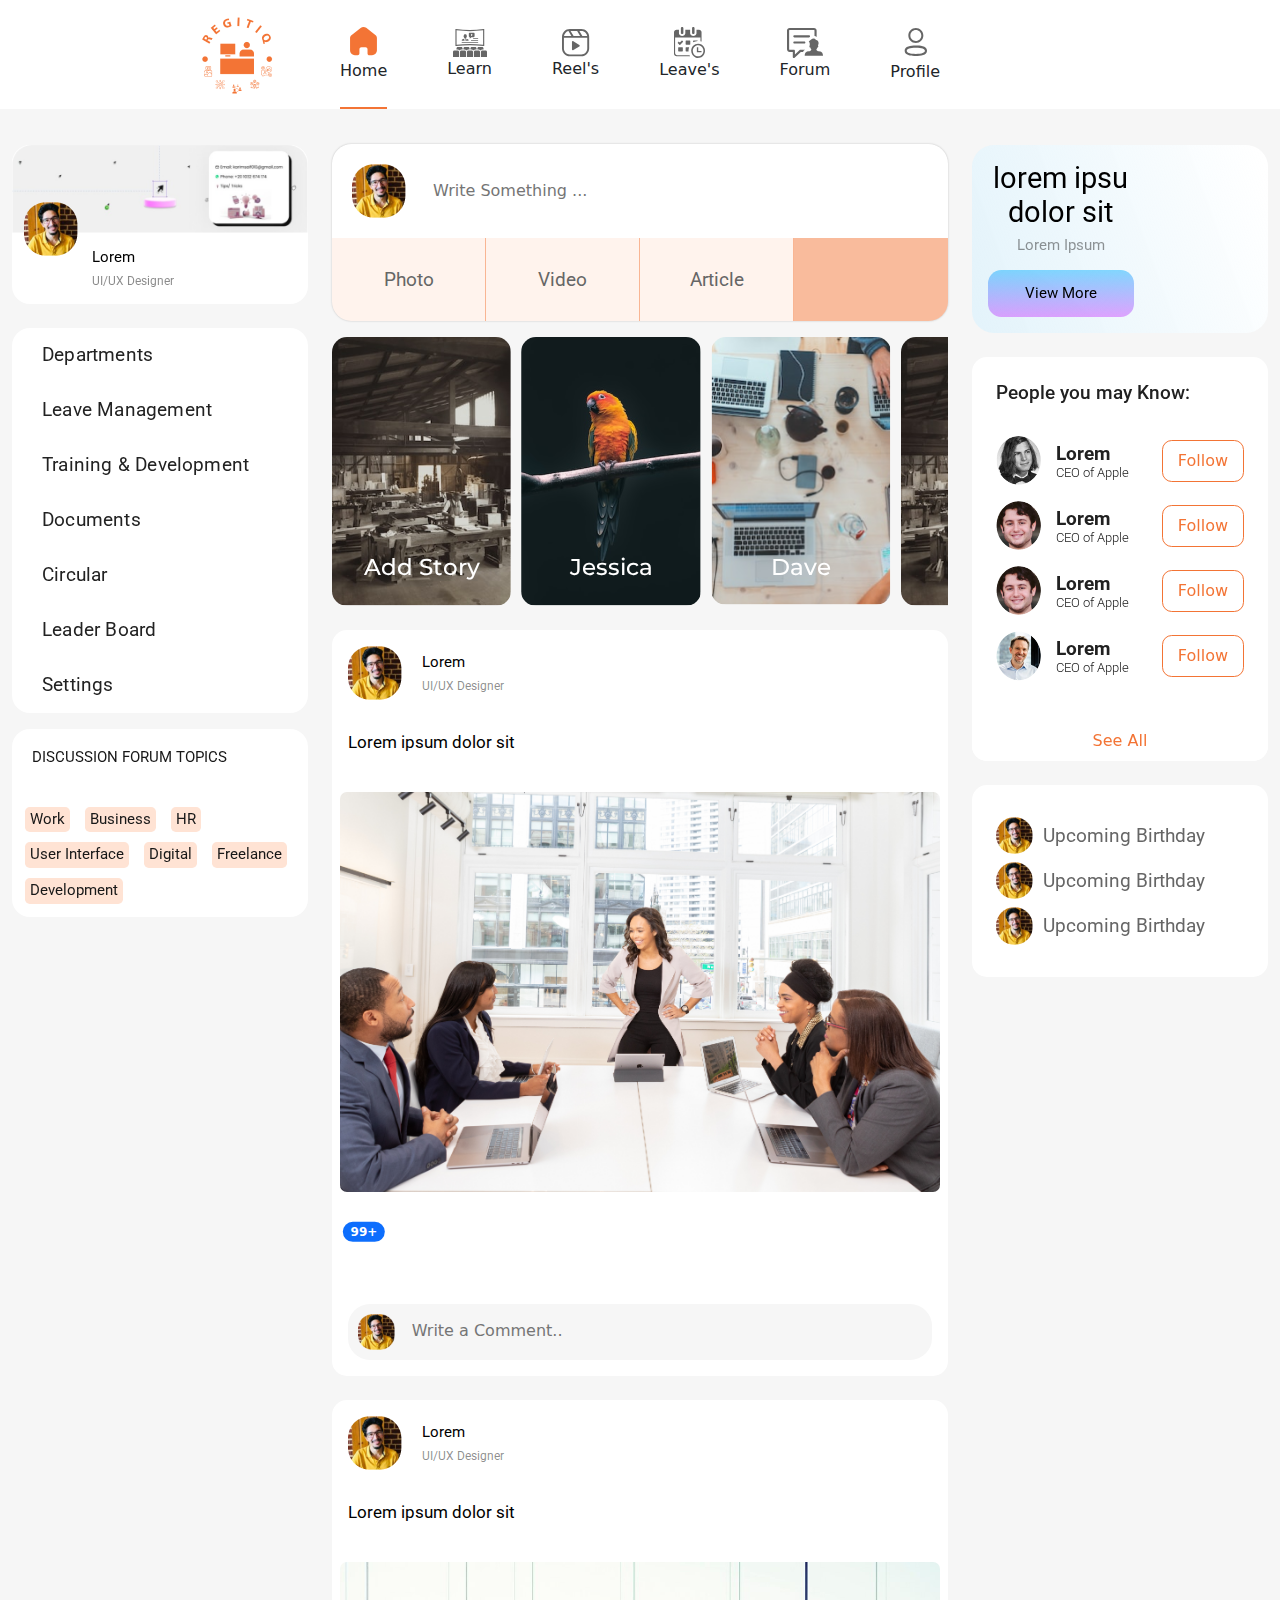
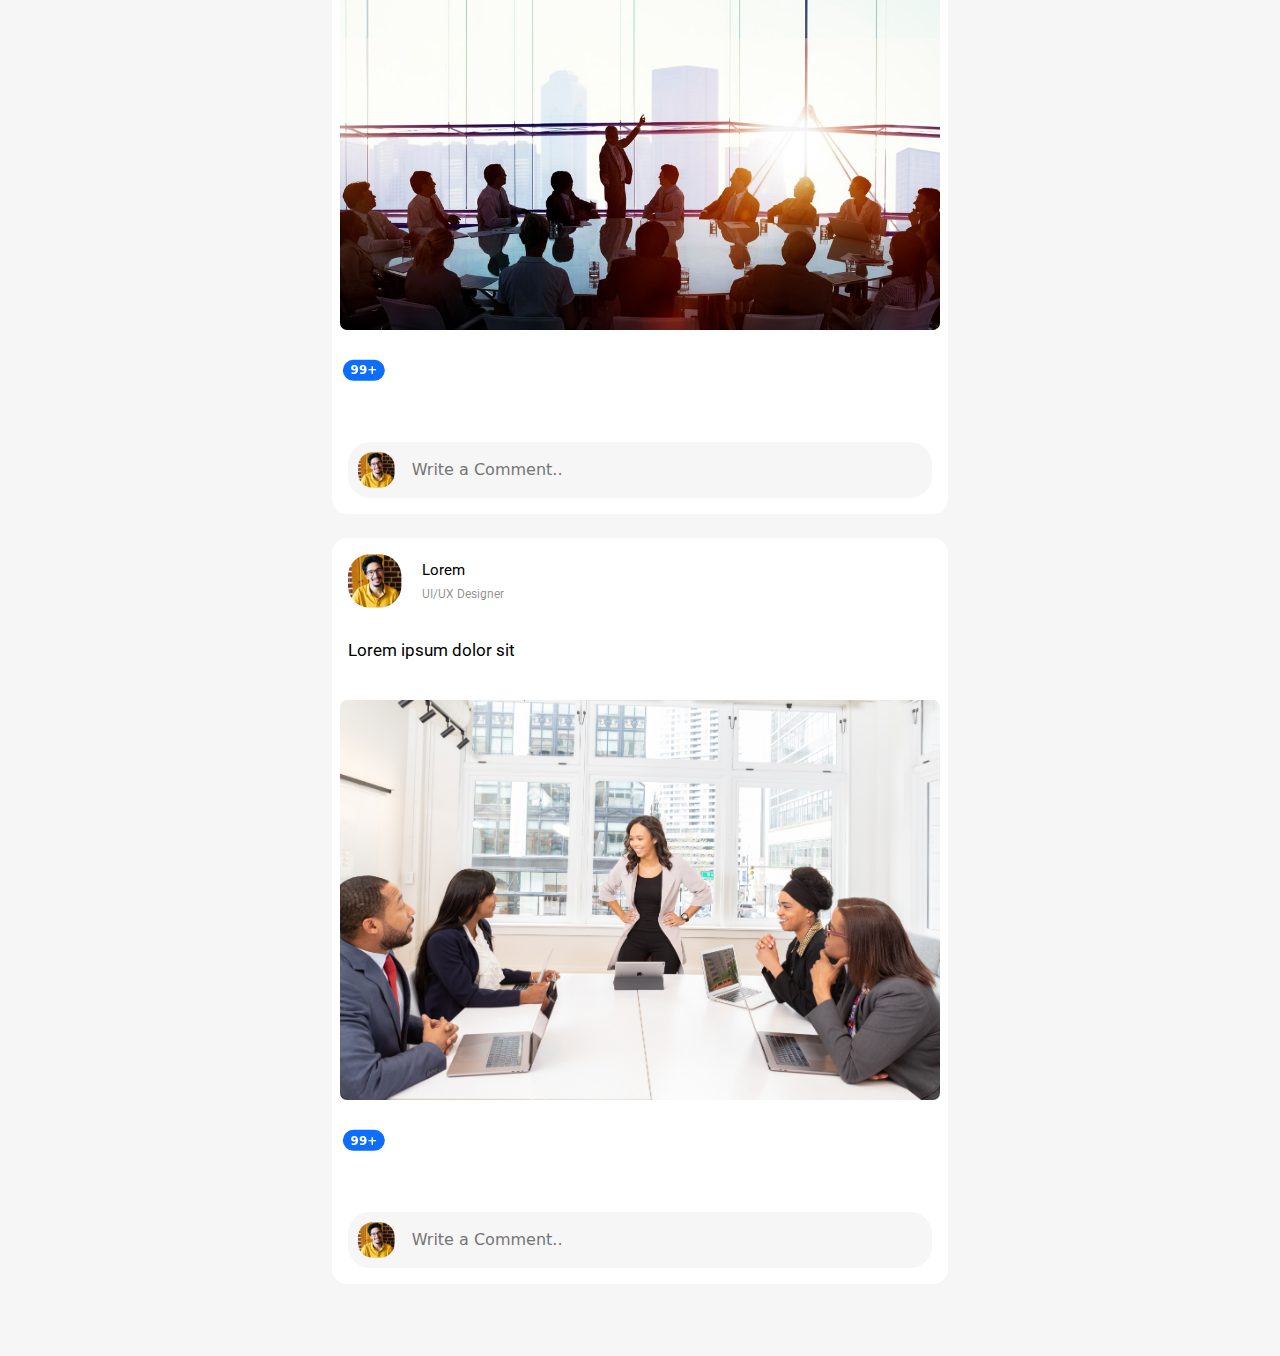
<file: index.html>
<!doctype html>
<html lang="en">

<head>
  <meta charset="utf-8">
  <meta name="viewport" content="width=device-width, initial-scale=1">
  <title>REGITIQ</title>
  <link rel="stylesheet" href="assets/css/bootstrap.min.css">
  <link rel="stylesheet" href="assets/css/style.css">
  <link rel="stylesheet" href="https://cdnjs.cloudflare.com/ajax/libs/font-awesome/6.4.2/css/all.min.css"
    integrity="sha512-z3gLpd7yknf1YoNbCzqRKc4qyor8gaKU1qmn+CShxbuBusANI9QpRohGBreCFkKxLhei6S9CQXFEbbKuqLg0DA=="
    crossorigin="anonymous" referrerpolicy="no-referrer" />
  <link rel="preconnect" href="https://fonts.googleapis.com">
  <link rel="preconnect" href="https://fonts.gstatic.com" crossorigin>
  <link href="https://fonts.googleapis.com/css2?family=Roboto:ital,wght@0,400;0,700;1,500&display=swap"
    rel="stylesheet">
  <link rel="preconnect" href="https://fonts.googleapis.com">
  <link rel="preconnect" href="https://fonts.gstatic.com" crossorigin>
  <link href="https://fonts.googleapis.com/css2?family=Montserrat:wght@400;500;600&display=swap" rel="stylesheet">
</head>

<body>

  <!-- main nav bar  -->
  <section>
    <div class="nav-panel d-none d-lg-flex fixed-top">
      <div class="container-fluid">
        <div class="row align-items-center">
          <div class="col-4 d-flex justify-content-start justify-content-xl-center">
            <div class="ms-0 ms-xl-5">
              <a href="index.html"><img src="assets/img/logo.png" alt=""></a>
            </div>
          </div>
          <div class="col-4">
            <ul class="navbar-nav mb-2 mb-lg-0">
              <li class="nav-item">
                <a class="nav-link active" aria-current="page" href="index.html">
                  <div class="text-center">
                    <svg xmlns="http://www.w3.org/2000/svg" width="35" height="35" viewBox="0 0 35 35" fill="none">
                      <path
                        d="M13.4374 29.4626V25.1389C13.4374 24.0352 14.3387 23.1405 15.4505 23.1405H19.5147C20.0486 23.1405 20.5606 23.351 20.9382 23.7258C21.3157 24.1006 21.5278 24.6089 21.5278 25.1389V29.4626C21.5244 29.9215 21.7057 30.3627 22.0313 30.6884C22.357 31.014 22.8001 31.1972 23.2623 31.1972H26.0351C27.3301 31.2005 28.5731 30.6921 29.49 29.7843C30.4069 28.8764 30.9222 27.6437 30.9222 26.3581V14.0406C30.9222 13.0021 30.4585 12.0171 29.6561 11.3508L20.2237 3.87232C18.5829 2.56109 16.232 2.60342 14.6402 3.97287L5.42308 11.3508C4.58276 11.9974 4.08051 12.9854 4.05569 14.0406V26.3455C4.05569 29.025 6.24373 31.1972 8.94281 31.1972H11.6523C12.6123 31.1972 13.3925 30.4282 13.3995 29.4752L13.4374 29.4626Z"
                        fill="#F37435" />
                    </svg>
                    <p>Home</p>
                  </div>
                </a>
              </li>
              <li class="nav-item centered">
                <a class="nav-link" href="learn.html">

                  <div class="text-center">
                    <svg xmlns="http://www.w3.org/2000/svg" width="34" height="28" viewBox="0 0 34 28" fill="none">
                      <g opacity="0.6" clip-path="url(#clip0_1_344)">
                        <path fill-rule="evenodd" clip-rule="evenodd"
                          d="M25.646 21.3944H22.2752C21.5261 21.3944 20.9132 22.0218 20.9132 22.7892V28H27.008V22.7892C27.008 22.0218 26.395 21.3944 25.646 21.3944ZM16.7588 3.70315H20.6715C21.1875 3.70315 21.6085 4.13478 21.6085 4.66293V7.1752C21.6085 7.43893 21.5035 7.67888 21.3335 7.85289C21.1636 8.0269 20.9291 8.13497 20.6715 8.13497H18.3791L16.9554 9.38703C16.8896 9.44549 16.79 9.43733 16.7329 9.36936C16.7195 9.3536 16.7093 9.33526 16.703 9.31542C16.6966 9.29558 16.6941 9.27463 16.6957 9.25381L16.7714 8.13429H16.7588C16.5012 8.13429 16.2668 8.0269 16.0968 7.85289C15.9268 7.67888 15.8212 7.43893 15.8212 7.1752V4.66293C15.8212 4.13478 16.2422 3.70315 16.7588 3.70315ZM3.0632 0.082247C7.66449 0.67293 12.2545 0.963173 16.8332 0.961134C21.4119 0.958415 26.0026 0.662734 30.6039 0.082247L31.2473 0.00135945V17.1094L30.6039 17.0292C26.0026 16.4542 21.4119 16.1558 16.8332 16.1503C12.2439 16.1456 7.65453 16.4324 3.06519 17.0265L2.41972 17.1101V0L3.0632 0.082247ZM16.8332 2.13094C12.4012 2.13298 7.97925 1.86789 3.56722 1.32819V15.7846C7.98921 15.2388 12.4119 14.9757 16.8332 14.9805C21.2658 14.9859 25.6878 15.2585 30.0998 15.7853V1.32683C25.6878 1.85837 21.2658 2.12823 16.8332 2.13094ZM8.99925 13.7604C8.80933 13.7604 8.65527 13.6027 8.65527 13.4076C8.65527 13.2132 8.80933 13.0555 8.99925 13.0555H24.8591C25.049 13.0555 25.2037 13.2132 25.2037 13.4076C25.2037 13.6027 25.049 13.7604 24.8591 13.7604H8.99925ZM18.3021 11.8755C18.1122 11.8755 17.9575 11.7171 17.9575 11.5227C17.9575 11.3283 18.1122 11.17 18.3021 11.17H24.8591C25.049 11.17 25.2037 11.3283 25.2037 11.5227C25.2037 11.7171 25.049 11.8755 24.8591 11.8755H18.3021ZM20.4444 9.98995C20.3531 9.98995 20.2655 9.95282 20.2009 9.88672C20.1363 9.82063 20.1001 9.73098 20.1001 9.63751C20.1001 9.54404 20.1363 9.45439 20.2009 9.3883C20.2655 9.3222 20.3531 9.28507 20.4444 9.28507H24.8491C25.039 9.28507 25.1937 9.44277 25.1937 9.63785C25.1937 9.83225 25.039 9.98995 24.8491 9.98995H20.4444ZM12.3846 10.6642H12.4896C12.5839 10.6642 12.6609 10.5854 12.6609 10.4889V10.2047C12.6609 10.1082 12.5839 10.0294 12.4896 10.0294H11.8693C11.775 10.0294 11.698 10.1082 11.698 10.2047V10.4889C11.698 10.5854 11.775 10.6642 11.8693 10.6642H11.9756L11.7717 11.7226H12.5805L12.3846 10.6642ZM8.808 11.7226C8.88835 10.6554 8.68449 10.7009 9.55707 10.3665C9.99335 10.1993 10.3805 9.98791 10.7803 9.73165L11.5293 11.7226H8.808ZM13.6112 9.64125C13.9771 9.88119 14.327 10.0776 14.7421 10.2197C15.5569 10.497 15.5542 10.5358 15.5489 11.7226H12.8382L13.6112 9.64125ZM11.2996 9.1199C11.3188 8.95608 10.844 8.33006 10.757 8.0303C10.5711 7.72782 10.5053 7.24725 10.7079 6.92778C10.7882 6.80067 10.7537 6.69055 10.7537 6.51518C10.7537 4.77576 13.732 4.77508 13.732 6.51518C13.732 6.73542 13.6829 6.7864 13.7984 6.96041C13.993 7.24929 13.8934 7.76248 13.7287 8.03098C13.6231 8.34637 13.1251 8.94181 13.1596 9.12058C13.1908 10.0137 11.2936 9.98383 11.2996 9.1199ZM18.3373 4.88316L19.5512 5.75049C19.6037 5.78448 19.6355 5.84361 19.6355 5.90751C19.6355 5.968 19.6063 6.0251 19.5578 6.06045L18.3479 6.91554C18.316 6.94341 18.2749 6.95837 18.233 6.95837H18.2311C18.1308 6.95837 18.0491 6.87476 18.0491 6.77212V5.0327C18.0491 4.93006 18.1301 4.84713 18.2304 4.84713C18.2689 4.84713 18.3068 4.85937 18.3373 4.88316ZM15.3045 21.3944H18.6746C19.4244 21.3944 20.0373 22.0218 20.0373 22.7892V28H13.9419V22.7892C13.9419 22.0218 14.5548 21.3944 15.3045 21.3944ZM4.85816 18.061H8.22828C8.978 18.061 9.59093 18.6891 9.59093 19.4558V20.4768H8.3332C7.71164 20.4768 7.14652 20.7364 6.73746 21.1551C6.66441 21.2306 6.59601 21.3108 6.53292 21.3951C6.4705 21.3108 6.4021 21.2306 6.32839 21.1551C5.92 20.7364 5.35488 20.4768 4.73265 20.4768H3.4955V19.4558C3.4955 18.6884 4.1091 18.061 4.85816 18.061ZM29.1416 18.061H25.7715C25.0224 18.061 24.4088 18.6891 24.4088 19.4558V20.4768H25.646C26.2675 20.4768 26.8327 20.7364 27.2417 21.1551C27.3194 21.2347 27.3918 21.321 27.4582 21.4114C27.5233 21.3224 27.5943 21.2374 27.6714 21.1585L27.6767 21.1531C28.0871 20.7358 28.6502 20.4768 29.2671 20.4768H30.5043V19.4558C30.5043 18.6884 29.8907 18.061 29.1416 18.061ZM18.8001 18.061H22.1703C22.92 18.061 23.5329 18.6891 23.5329 19.4558V20.4768H22.2752C21.6536 20.4768 21.0885 20.7364 20.6794 21.1551C20.6064 21.2306 20.538 21.3108 20.4749 21.3951C20.4125 21.3108 20.3441 21.2306 20.2704 21.1551C19.862 20.7364 19.2969 20.4768 18.6746 20.4768H17.4375V19.4558C17.4375 18.6884 18.0511 18.061 18.8001 18.061ZM15.1996 18.061H11.8295C11.0798 18.061 10.4668 18.6891 10.4668 19.4558V20.4768H11.704C12.3255 20.4768 12.8907 20.7364 13.2997 21.1551C13.3728 21.2306 13.4412 21.3101 13.5043 21.3951C13.5667 21.3101 13.6351 21.2306 13.7081 21.1551C14.1172 20.7364 14.6823 20.4768 15.3045 20.4768H16.5623V19.4558C16.5623 18.6884 15.9487 18.061 15.1996 18.061ZM11.704 21.3944H8.3332C7.58414 21.3944 6.97121 22.0218 6.97121 22.7892V28H13.066V22.7892C13.066 22.0218 12.453 21.3944 11.704 21.3944ZM1.36253 21.3944H4.73265C5.48171 21.3944 6.09531 22.0218 6.09531 22.7892V28H-0.00012207V22.7892C-0.00012207 22.0218 0.612808 21.3944 1.36253 21.3944ZM29.2671 21.3944H32.6372C33.3869 21.3944 33.9999 22.0218 33.9999 22.7892V28H27.9044V22.7892C27.9044 22.0218 28.518 21.3944 29.2671 21.3944Z"
                          fill="black" />
                      </g>
                      <defs>
                        <clipPath id="clip0_1_344">
                          <rect width="34" height="28" fill="white" />
                        </clipPath>
                      </defs>
                    </svg>
                    <p>Learn</p>
                  </div>



                </a>
              </li>

              <li class="nav-item centered">
                <a class="nav-link" href="reels.html">

                  <div class="text-center">
                    <svg xmlns="http://www.w3.org/2000/svg" width="28" height="28" viewBox="0 0 28 28" fill="none">
                      <g opacity="0.6">
                        <path
                          d="M7.81852 0H19.3574C21.5045 0 23.458 0.881099 24.8753 2.2962C26.2949 3.71352 27.176 5.66929 27.176 7.81864V19.5244C27.176 21.6693 26.2949 23.6228 24.8798 25.0401L24.8753 25.0446C23.4558 26.4619 21.5023 27.3408 19.3596 27.3408H7.81852C5.66917 27.3408 3.7134 26.4597 2.29608 25.0446L2.24268 24.9845C0.858727 23.5738 -0.00012207 21.6425 -0.00012207 19.5221V7.81864C-0.00012207 5.66707 0.878752 3.71352 2.29608 2.2962C3.7134 0.878874 5.66695 0 7.81852 0ZM20.3608 6.90194L20.3764 6.92642H25.1824C24.9888 5.66262 24.3858 4.52787 23.5181 3.6579C22.4501 2.5899 20.9772 1.92685 19.3574 1.92685H17.3838L20.3608 6.90194ZM18.1381 6.92642L15.1454 1.92685H8.58169L11.6099 6.92642H18.1381ZM9.36934 6.92642L6.44125 2.08927C5.37102 2.34737 4.41205 2.9014 3.65777 3.6579C2.79002 4.52564 2.18928 5.66262 1.99348 6.92642H9.36934ZM25.2491 8.85326H1.92673V19.5244C1.92673 21.1197 2.56975 22.5726 3.60882 23.6361L3.65777 23.6829C4.72577 24.7509 6.20095 25.4161 7.81852 25.4161H19.3574C20.9772 25.4161 22.4501 24.7531 23.5159 23.6873L23.5203 23.6829C24.5861 22.6171 25.2491 21.1441 25.2491 19.5244V8.85326ZM11.3362 12.2264L17.3059 16.109C17.4016 16.1713 17.4884 16.2514 17.5573 16.3493C17.8288 16.7431 17.7287 17.2838 17.3348 17.5552L11.3896 21.0641C11.2406 21.1864 11.0492 21.2599 10.8378 21.2599C10.3572 21.2599 9.96787 20.8705 9.96787 20.3899V12.9384H9.97232C9.97232 12.767 10.0235 12.5935 10.1281 12.4422C10.404 12.0484 10.9446 11.9527 11.3362 12.2264Z"
                          fill="black" />
                      </g>
                    </svg>
                    <p>Reel's</p>
                  </div>

                </a>
              </li>
              <li class="nav-item centered">
                <a class="nav-link" href="leave.html">

                  <div class="text-center">
                    <svg xmlns="http://www.w3.org/2000/svg" width="31" height="31" viewBox="0 0 31 31" fill="none">
                      <path opacity="0.6" fill-rule="evenodd" clip-rule="evenodd"
                        d="M24.0981 16.6661C25.4627 16.6656 26.7969 17.0854 27.9318 17.8726C29.0667 18.6598 29.9514 19.779 30.474 21.0885C30.9966 22.3981 31.1335 23.8392 30.8676 25.2296C30.6017 26.62 29.9448 27.8973 28.98 28.8999C28.0152 29.9025 26.7859 30.5853 25.4475 30.8621C24.1091 31.1388 22.7218 30.997 21.461 30.4547C20.2001 29.9123 19.1225 28.9937 18.3643 27.815C17.6061 26.6364 17.2014 25.2506 17.2014 23.833C17.2014 21.9327 17.9279 20.1101 19.2212 18.7661C20.5145 17.4222 22.2687 16.6668 24.0981 16.6661ZM18.059 1.04815C18.059 0.46379 18.6165 -3.05176e-05 19.3052 -3.05176e-05C19.9939 -3.05176e-05 20.5513 0.476892 20.5513 1.06125V5.98771C20.5513 6.57469 19.9939 7.049 19.3052 7.049C18.6165 7.049 18.059 6.57469 18.059 5.98771V1.04815ZM6.89409 1.04815C6.89409 0.46379 7.45158 -3.05176e-05 8.14025 -3.05176e-05C8.82891 -3.05176e-05 9.38892 0.476892 9.38892 1.06125V5.98771C9.38892 6.57469 8.82891 7.0621 8.14025 7.0621C7.45158 7.0621 6.89409 6.5878 6.89409 6.00081V1.04815ZM16.1217 29.315H2.583C1.89873 29.3123 1.24325 29.0287 0.759393 28.526C0.275538 28.0234 0.00253531 27.3425 -0.00012207 26.6317L-0.00012207 5.36928C0.00319386 4.65868 0.276408 3.97816 0.760121 3.47568C1.24383 2.9732 1.89894 2.68938 2.583 2.68594H4.96432V5.98771C4.96659 6.42912 5.06435 6.86436 5.25036 7.26124C5.43636 7.65812 5.70586 8.0065 6.03894 8.28061C6.63392 8.78076 7.37612 9.05364 8.14151 9.05364C8.9069 9.05364 9.6491 8.78076 10.2441 8.28061C10.5772 8.0065 10.8467 7.65812 11.0327 7.26124C11.2187 6.86436 11.3164 6.42912 11.3187 5.98771V2.68594H16.1293V5.98771C16.1311 6.42894 16.2283 6.86411 16.4139 7.26101C16.5995 7.6579 16.8686 8.00636 17.2014 8.28061C17.7967 8.78097 18.5394 9.05395 19.3052 9.05395C20.071 9.05395 20.8136 8.78097 21.409 8.28061C21.7414 8.00598 22.0102 7.65744 22.1957 7.26063C22.3813 6.86382 22.4788 6.42885 22.4811 5.98771V2.68594H24.9734C25.6577 2.6887 26.3132 2.97229 26.797 3.47492C27.2809 3.97755 27.5539 4.65847 27.5566 5.36928V14.5645C27.1965 14.4194 26.8284 14.2969 26.4542 14.1976V10.453H1.10225V26.0604C1.10755 26.617 1.32359 27.149 1.70363 27.5413C2.08367 27.9336 2.59714 28.1547 3.13292 28.1568H15.4936C15.6805 28.5518 15.8911 28.9343 16.1242 29.3019L16.1217 29.315ZM4.96432 14.7243L5.83713 15.576L7.62564 13.6866C7.80979 13.4901 7.92835 13.3329 8.1579 13.5792L8.91468 14.3653C9.16694 14.6274 9.14423 14.7636 8.91468 14.9995L6.26092 17.6959C5.77659 18.1912 5.85983 18.22 5.36541 17.7143L3.71059 16.0031C3.68651 15.9807 3.66761 15.9529 3.65531 15.9219C3.64302 15.8908 3.63764 15.8573 3.63958 15.8238C3.64152 15.7902 3.65073 15.7576 3.66652 15.7283C3.68232 15.699 3.70428 15.6738 3.73078 15.6546L4.59602 14.7243C4.72467 14.5828 4.83062 14.5907 4.96432 14.7243ZM12.1083 13.5372H15.8114C15.9361 13.5372 16.0557 13.5885 16.1441 13.6798C16.2325 13.7712 16.2825 13.8951 16.2831 14.0247V17.2242C16.2818 17.3538 16.2317 17.4776 16.1435 17.5692C16.0553 17.6608 15.9361 17.7129 15.8114 17.7143H12.1083C11.9834 17.7136 11.8638 17.6617 11.7754 17.57C11.6871 17.4782 11.6372 17.354 11.6365 17.2242V14.0247C11.6379 13.8954 11.6881 13.7718 11.7763 13.6806C11.8646 13.5894 11.9838 13.5379 12.1083 13.5372ZM19.5726 13.5372H23.2757C23.38 13.5381 23.4811 13.5745 23.5635 13.6407C23.646 13.707 23.7053 13.7995 23.7323 13.9041C22.0947 13.9675 20.5004 14.4684 19.1034 15.3585V14.0247C19.1041 13.8951 19.154 13.7712 19.2424 13.6798C19.3308 13.5885 19.4504 13.5372 19.5751 13.5372H19.5726ZM12.1083 20.3373H15.1354C14.7342 21.4555 14.5308 22.6397 14.535 23.833C14.535 24.061 14.535 24.289 14.5577 24.5143H12.1083C11.9834 24.5136 11.8638 24.4618 11.7754 24.3701C11.6871 24.2783 11.6372 24.1541 11.6365 24.0243V20.8274C11.6372 20.6976 11.6871 20.5734 11.7754 20.4816C11.8638 20.3899 11.9834 20.338 12.1083 20.3373ZM4.64647 20.3373H8.34962C8.4122 20.3363 8.47436 20.3482 8.53247 20.3723C8.59057 20.3965 8.64347 20.4324 8.68808 20.478C8.73269 20.5237 8.76812 20.578 8.79229 20.638C8.81647 20.698 8.82892 20.7623 8.82891 20.8274V24.0243C8.82758 24.1552 8.77641 24.2802 8.6866 24.3721C8.59679 24.4639 8.47563 24.515 8.34962 24.5143H4.64899C4.52389 24.5143 4.4039 24.4627 4.31544 24.3708C4.22697 24.2789 4.17727 24.1543 4.17727 24.0243V20.8274C4.17727 20.6974 4.22697 20.5728 4.31544 20.4809C4.4039 20.389 4.52389 20.3373 4.64899 20.3373H4.64647ZM23.1395 20.2247H23.9821C24.057 20.2247 24.1288 20.2556 24.1818 20.3106C24.2348 20.3657 24.2646 20.4403 24.2646 20.5181V23.8933H27.2438C27.3182 23.8933 27.3897 23.9238 27.4426 23.9783C27.4956 24.0328 27.5256 24.1068 27.5263 24.1842V25.062C27.5256 25.1394 27.4956 25.2134 27.4426 25.2678C27.3897 25.3223 27.3182 25.3529 27.2438 25.3529H22.862V20.5181C22.862 20.4408 22.8914 20.3665 22.9439 20.3115C22.9963 20.2566 23.0675 20.2253 23.142 20.2247H23.1395ZM24.0956 18.2934C25.1505 18.2923 26.182 18.6163 27.0597 19.2244C27.9373 19.8325 28.6216 20.6973 29.026 21.7095C29.4304 22.7216 29.5367 23.8356 29.3315 24.9105C29.1263 25.9855 28.6188 26.973 27.8732 27.7483C27.1276 28.5235 26.1774 29.0517 25.1428 29.2658C24.1083 29.48 23.0358 29.3706 22.061 28.9515C21.0863 28.5324 20.2532 27.8223 19.667 26.9112C19.0808 26.0001 18.7679 24.9289 18.7679 23.833C18.7675 23.1057 18.9052 22.3854 19.1729 21.7133C19.4406 21.0412 19.8332 20.4305 20.3282 19.9161C20.8232 19.4016 21.4109 18.9935 22.0577 18.7151C22.7046 18.4367 23.3979 18.2934 24.0981 18.2934H24.0956Z"
                        fill="black" />
                    </svg>
                    <p>Leave's</p>
                  </div>

                </a>
              </li>

              <li class="nav-item centered">
                <a class="nav-link" href="forum.html">

                  <div class="text-center">
                    <svg xmlns="http://www.w3.org/2000/svg" width="36" height="30" viewBox="0 0 36 30" fill="none">
                      <path opacity="0.6"
                        d="M7.93253 26.5008L12.6526 22.0845C12.86 21.8896 13.1272 21.7929 13.3944 21.7929L18.0653 21.7916C17.2222 22.1963 16.5121 22.8047 15.9868 23.8845H13.8219L7.65691 29.6536C7.46003 29.8655 7.17527 30 6.85886 30C6.26613 30 5.78519 29.5308 5.78519 28.9525V23.8845H2.60425C1.88707 23.8845 1.23667 23.5964 0.766987 23.1374C0.293784 22.6758 -0.00012207 22.0385 -0.00012207 21.3429V2.54156C-0.00012207 1.84735 0.296597 1.21076 0.769097 0.750463C1.24089 0.289484 1.89339 0 2.60425 0H27.0252C27.736 0 28.3907 0.287426 28.8639 0.749091C29.3343 1.20801 29.6296 1.84254 29.6296 2.54156V9.0035C28.9419 8.53086 28.2233 8.24549 27.4822 8.12407V2.54156C27.4822 2.4222 27.4295 2.31107 27.3458 2.22944C27.2607 2.14643 27.1461 2.09499 27.0252 2.09499H2.60425C2.48542 2.09499 2.37222 2.14781 2.28644 2.23081C2.20136 2.3145 2.14722 2.42494 2.14722 2.54156V21.3429C2.14722 21.4623 2.19996 21.5741 2.28433 21.6571C2.368 21.7387 2.48191 21.7895 2.60425 21.7895H6.85886C7.4516 21.7895 7.93253 22.2587 7.93253 22.837V26.5008ZM17.957 27.7363C17.8079 27.7363 17.687 27.6183 17.687 27.4728C17.687 27.3974 17.6975 27.3233 17.7165 27.2499C18.1496 23.9003 19.667 23.8419 21.576 23.3549C22.1462 23.2102 23.1875 22.9001 23.7936 22.3822C24.1269 22.0961 24.3294 21.747 24.2486 21.3265C23.7873 20.9101 23.4322 20.4587 23.3521 19.5985L23.2972 19.5992C23.1693 19.5978 23.0455 19.5697 22.9302 19.5059C22.6757 19.3646 22.5357 19.0936 22.4689 18.7849C22.3888 18.4165 22.2925 17.3615 22.8071 17.1509L22.8114 17.1495C22.7474 15.9868 22.9492 14.1456 21.725 13.7841C24.141 10.8707 26.9268 9.28612 29.0185 11.8778C31.3487 11.9971 32.3879 15.3481 30.9409 17.1509H30.8797C31.3944 17.3615 31.2974 18.4165 31.2179 18.7849C31.1504 19.0936 31.0112 19.3646 30.7567 19.5059C30.6414 19.5697 30.5176 19.5978 30.3896 19.5992L30.3348 19.5985C30.2546 20.4587 29.8996 20.9101 29.4383 21.3265C29.3575 21.747 29.56 22.0961 29.8932 22.3822C30.4993 22.9001 31.54 23.2102 32.1109 23.3549C34.0199 23.8419 35.5372 23.9003 35.9703 27.2499C35.9893 27.3233 35.9999 27.3974 35.9999 27.4728C35.9999 27.6183 35.8789 27.7363 35.7299 27.7363H17.957ZM7.36933 9.42058C6.7766 9.42058 6.29566 8.95136 6.29566 8.37308C6.29566 7.7948 6.7766 7.32559 7.36933 7.32559H22.0028C22.5962 7.32559 23.0764 7.7948 23.0764 8.37308C23.0764 8.95136 22.5962 9.42058 22.0028 9.42058H7.36933ZM7.37003 15.6212C6.7773 15.6212 6.29636 15.1526 6.29636 14.5737C6.29636 13.9954 6.7773 13.5269 7.37003 13.5269H17.3389C17.9317 13.5269 18.4126 13.9954 18.4126 14.5737C18.4126 15.1526 17.9317 15.6212 17.3389 15.6212H7.37003Z"
                        fill="black" />
                    </svg>
                    <p>Forum</p>
                  </div>

                </a>
              </li>


              <li class="nav-item centered">
                <a class="nav-link" href="test.html">

                  <div class="text-center">
                    <svg xmlns="http://www.w3.org/2000/svg" width="35" height="35" viewBox="0 0 35 35" fill="none">
                      <path fill-rule="evenodd" clip-rule="evenodd"
                        d="M29.0414 25.8141C29.0414 30.4747 22.65 31.0135 17.8437 31.0135L17.4998 31.0132C14.4376 31.0057 6.64319 30.8124 6.64319 25.7858C6.64319 21.2203 12.7777 20.6101 17.5474 20.5871L18.1876 20.5867C21.2496 20.5942 29.0414 20.7875 29.0414 25.8141ZM17.8437 22.7075C11.8185 22.7075 8.76423 23.7425 8.76423 25.7858C8.76423 27.8475 11.8185 28.8924 17.8437 28.8924C23.8674 28.8924 26.9203 27.8574 26.9203 25.8141C26.9203 23.7524 23.8674 22.7075 17.8437 22.7075ZM17.8437 2.9162C21.984 2.9162 25.3508 6.28441 25.3508 10.4247C25.3508 14.5649 21.984 17.9317 17.8437 17.9317H17.7984C13.6667 17.919 10.3197 14.5494 10.3338 10.4204C10.3338 6.28441 13.702 2.9162 17.8437 2.9162ZM17.8437 4.93543C14.8163 4.93543 12.353 7.39725 12.353 10.4247C12.3431 13.4422 14.788 15.9026 17.8027 15.9139L17.8437 16.9235V15.9139C20.8697 15.9139 23.3315 13.4507 23.3315 10.4247C23.3315 7.39725 20.8697 4.93543 17.8437 4.93543Z"
                        fill="black" fill-opacity="0.6" />
                    </svg>
                    <p>Profile</p>
                  </div>


                </a>
              </li>

            </ul>
          </div>
          <div class="col-4"></div>
        </div>
      </div>
    </div>
  </section>

  <!-- collpased nav bar  -->
  <section class="collapsed-nav">
    <div class="nav-panel d-flex d-lg-none justify-content-between">
      <div class="p-2">
        <button class="btn" type="button" data-bs-toggle="offcanvas" data-bs-target="#offcanvasScrolling"
          aria-controls="offcanvasScrolling"><i class="fa-solid fa-bars"></i></button>

        <div class="offcanvas offcanvas-start" data-bs-scroll="true" data-bs-backdrop="false" tabindex="-1"
          id="offcanvasScrolling" aria-labelledby="offcanvasScrollingLabel">
          <div class="offcanvas-header" style="box-shadow: 0px 0px 13px -2px rgba(0, 0, 0, 0.25);">
            <!-- <h5 class="offcanvas-title" id="offcanvasScrollingLabel">Offcanvas with body scrolling</h5> -->
            <a href="index.html"><img src="assets/img/logo.png" alt=""></a>

            <div>
              <i class="fa-solid fa-bell"></i>
              <i class="fa-regular fa-user"></i>
              <button type="button" class="btn-close" data-bs-dismiss="offcanvas" aria-label="Close"></button>
            </div>
          </div>
          <div class="offcanvas-body">
            <ul>
              <li><a href=""><i class="fa-regular fa-circle-play"></i> Departments</a></li>
              <li><a href=""><i class="fa-solid fa-chalkboard-user"></i> Leave Management</a></li>
              <li><a href=""><i class="fa-solid fa-graduation-cap"></i> Training & Development</a></li>
              <li><a href=""><i class="fa-regular fa-file-lines"></i> Documents</a></li>
              <li><a href=""><i class="fa-solid fa-thumbtack"></i> Circular</a></li>
              <li><a href=""><i class="fa-solid fa-ranking-star"></i> Leader Board </a></li>
              <li><a href=""><i class="fa-solid fa-gear"></i> Settings</a></li>
            </ul>
          </div>
        </div>


      </div>
      <div class="p-2">
        <a href="index.html"><img src="assets/img/logo.png" alt=""></a>
      </div>
      <div class="p-2">
        <i class="fa-solid fa-comment-dots me-2"></i>
        <i class="fa-solid fa-bell me-2"></i>
      </div>
    </div>
  </section>

  <!-- main section starts  -->
  <section class="hero">
    <div class="container-xxl">
      <div class="row">
        <div class="col-3 d-none d-lg-block">      

          <div style="position: sticky; top:145px;">
            <div class="profile-card mt-5">
              <div>
                <img src="assets/img/bannerpic.png" alt="" style="width: 100%;">
              </div>
              <div>
                <img src="assets/img/user.png" alt="" id="profile-photo">
                <div class="profile-details">
                  <h4>Lorem</h4>
                  <p>UI/UX Designer</p>
                </div>
              </div>
            </div>

            <div class="left-options mt-4">
              <ul>
                <li><a href=""><i class="fa-regular fa-circle-play"></i> Departments</a></li>
                <li><a href=""><i class="fa-solid fa-chalkboard-user"></i> Leave Management</a></li>
                <li><a href=""><i class="fa-solid fa-graduation-cap"></i> Training & Development</a></li>
                <li><a href=""><i class="fa-regular fa-file-lines"></i> Documents</a></li>
                <li><a href=""><i class="fa-solid fa-thumbtack"></i> Circular</a></li>
                <li><a href=""><i class="fa-solid fa-ranking-star"></i> Leader Board </a></li>
                <li><a href=""><i class="fa-solid fa-gear"></i> Settings</a></li>
              </ul>
            </div>

            <div class="discussion-forum">
              <div>
                <h3>Discussion Forum Topics</h3>
              </div>
              <div class="p-2">
                <div class="tags">
                  <p>Work</p>
                </div>
                <div class="tags">
                  <p>Business</p>
                </div>
                <div class="tags">
                  <p>HR</p>
                </div>
                <div class="tags">
                  <p>User Interface</p>
                </div>
                <div class="tags">
                  <p>Digital</p>
                </div>
                <div class="tags">
                  <p>Freelance</p>
                </div>
                <div class="tags">
                  <p>Development</p>
                </div>

              </div>
            </div>
          </div>

        </div>
        <div class="col-lg-6 mb-5">
          <div class="first-section mt-5">
            <div>
              <img src="assets/img/user.png" alt="">
              <input type="text" placeholder="Write Something ...">
            </div>
            <div class="four-buttons ">
              <button style="border-right: 1px solid rgba(243, 116, 53, 0.49);"><i class="fa-regular fa-image"></i>
                Photo</button>
              <button style="border-right: 1px solid rgba(243, 116, 53, 0.49);"><i class="fa-solid fa-video"></i>
                Video</button>
              <button style="border-right: 1px solid rgba(243, 116, 53, 0.49);"><i class="fa-regular fa-newspaper"></i>
                Article</button>
              <button style="background-color: rgba(243, 116, 53, 0.49);"><i
                  class="fa-regular fa-paper-plane"></i></button>
            </div>

          </div>

          <div class="stories-section mt-3">
            <div class="d-flex stories-container">
              <div class="story">
                <img src="assets/img/story1.png" alt="" class="">
                <div class="story-overlay">
                  <i class="fa-solid fa-square-plus" style="color:#FFFFFF;"></i>
                  <h4>Add Story</h4>
                </div>
              </div>
              <div class="story">
                <img src="assets/img/story2.png" alt="" class="">
                <div class="story-overlay">
                  <h4>Jessica</h4>
                </div>
              </div>
              <div class="story">
                <img src="assets/img/story3.png" alt="" class="">
                <div class="story-overlay">
                  <h4>Dave</h4>
                </div>
              </div>
              <div class="story">
                <img src="assets/img/story1.png" alt="" class="">
                <div class="story-overlay">
                  <h4>Brock</h4>
                </div>
              </div>
              <div class="story">
                <img src="assets/img/story1.png" alt="" class="">
              </div>
            </div>
          </div>


          <div class="posts-section mt-4 mb-2">
            <div class="d-flex justify-content-between align-items-center">
              <div class="p-3 d-flex align-items-center user-profile">
                <img src="assets/img/user.png" alt="" class="img-fluid">
                <div class="user-detail">
                  <h4>Lorem</h4>
                  <p>UI/UX Designer</p>
                </div>
              </div>
              <div class="p-3">
                <i class="fa-solid fa-ellipsis-vertical"></i>
              </div>
            </div>

            <div class="p-3">
              <p class="caption">Lorem ipsum dolor sit</p>
            </div>

            <div>
              <img src="assets/img/meet1.jpg" alt="" class="img-fluid p-md-2" style="border-radius: 15px;">
            </div>

            <div class="p-3 d-flex align-items-center stats justify-content-between mt-3">
              <div class="d-flex align-items-center">
                <div class="text-center">
                  <button class="position-relative"><i class="fa-regular fa-thumbs-up"></i>
                    <span class="position-absolute top-0 start-50 translate-middle badge rounded-pill bg-primary">
                      99+
                      <span class="visually-hidden">unread messages</span>
                    </span></button>
                </div>
                <div class="text-center">
                  <button><i class="fa-regular fa-comment"></i></button>
                </div>
                <div class="text-center">
                  <button><i class="fa-solid fa-share"></i></button>
                </div>
              </div>
              <div>
                <button><i class="fa-regular fa-bookmark"></i></button>
              </div>
            </div>

            <div class="d-flex justify-content-center p-3">
              <div class="comment d-flex justify-content-between align-items-center">
                <div>
                  <img src="assets/img/user.png" alt="" class="img-fluid">
                  <input type="text" placeholder="Write a Comment..">
                </div>
                <div class="comment-icon">
                  <i class="fa-solid fa-microphone-lines"></i>
                  <i class="fa-regular fa-image"></i>
                </div>
              </div>

            </div>

          </div>

          <div class="posts-section my-4">
            <div class="d-flex justify-content-between align-items-center">
              <div class="p-3 d-flex align-items-center user-profile">
                <img src="assets/img/user.png" alt="" class="img-fluid">
                <div class="user-detail">
                  <h4>Lorem</h4>
                  <p>UI/UX Designer</p>
                </div>
              </div>
              <div class="p-3">
                <i class="fa-solid fa-ellipsis-vertical"></i>
              </div>
            </div>

            <div class="p-3">
              <p class="caption">Lorem ipsum dolor sit</p>
            </div>

            <div>
              <img src="assets/img/meet2.jpg" alt="" class="img-fluid p-md-2" style="border-radius: 15px;">
            </div>

            <div class="p-3 d-flex align-items-center stats justify-content-between mt-3">
              <div class="d-flex align-items-center">
                <div class="text-center">
                  <button class="position-relative"><i class="fa-regular fa-thumbs-up"></i>
                    <span class="position-absolute top-0 start-50 translate-middle badge rounded-pill bg-primary">
                      99+
                      <span class="visually-hidden">unread messages</span>
                    </span></button>
                </div>
                <div class="text-center">
                  <button><i class="fa-regular fa-comment"></i></button>
                </div>
                <div class="text-center">
                  <button><i class="fa-solid fa-share"></i></button>
                </div>
              </div>
              <div>
                <button><i class="fa-regular fa-bookmark"></i></button>
              </div>
            </div>

            <div class="d-flex justify-content-center p-3">
              <div class="comment d-flex justify-content-between align-items-center">
                <div>
                  <img src="assets/img/user.png" alt="" class="img-fluid">
                  <input type="text" placeholder="Write a Comment..">
                </div>
                <div class="comment-icon">
                  <i class="fa-solid fa-microphone-lines"></i>
                  <i class="fa-regular fa-image"></i>
                </div>
              </div>

            </div>

          </div>

          <div class="posts-section my-4">
            <div class="d-flex justify-content-between align-items-center">
              <div class="p-3 d-flex align-items-center user-profile">
                <img src="assets/img/user.png" alt="" class="img-fluid">
                <div class="user-detail">
                  <h4>Lorem</h4>
                  <p>UI/UX Designer</p>
                </div>
              </div>
              <div class="p-3">
                <i class="fa-solid fa-ellipsis-vertical"></i>
              </div>
            </div>

            <div class="p-3">
              <p class="caption">Lorem ipsum dolor sit</p>
            </div>

            <div>
              <img src="assets/img/meet1.jpg" alt="" class="img-fluid p-md-2" style="border-radius: 15px;">
            </div>

            <div class="p-3 d-flex align-items-center stats justify-content-between mt-3">
              <div class="d-flex align-items-center">
                <div class="text-center">
                  <button class="position-relative"><i class="fa-regular fa-thumbs-up"></i>
                    <span class="position-absolute top-0 start-50 translate-middle badge rounded-pill bg-primary">
                      99+
                      <span class="visually-hidden">unread messages</span>
                    </span></button>
                </div>
                <div class="text-center">
                  <button><i class="fa-regular fa-comment"></i></button>
                </div>
                <div class="text-center">
                  <button><i class="fa-solid fa-share"></i></button>
                </div>
              </div>
              <div>
                <button><i class="fa-regular fa-bookmark"></i></button>
              </div>
            </div>

            <div class="d-flex justify-content-center p-3">
              <div class="comment d-flex justify-content-between align-items-center">
                <div>
                  <img src="assets/img/user.png" alt="" class="img-fluid">
                  <input type="text" placeholder="Write a Comment..">
                </div>
                <div class="comment-icon">
                  <i class="fa-solid fa-microphone-lines"></i>
                  <i class="fa-regular fa-image"></i>
                </div>
              </div>

            </div>

          </div>



        </div>
        <div class="col-3 d-none d-lg-block">
          <div style="position: sticky; top:145px;">
            <div class="third-col-first mt-5">
              <div class="text-center p-3" style="width: 60%;">
                <h2>lorem ipsu dolor sit</h2>
                <p>Lorem Ipsum</p>
                <button>View More</button>
              </div>
            </div>


            <div class="people mt-4">
              <div class="p-4">
                <p>People you may Know:</p>

                <div class="d-flex align-items-center justify-content-between my-3">
                  <div class="d-flex align-items-center">
                    <div>
                      <img src="assets/img/user2.png" alt="">
                    </div>
                    <div class="content">
                      <h4>Lorem</h4>
                      <p>CEO of Apple</p>
                    </div>
                  </div>
                  <div>
                    <button>Follow</button>
                  </div>
                </div>

                <div class="d-flex align-items-center justify-content-between my-3">
                  <div class="d-flex align-items-center">
                    <div>
                      <img src="assets/img/user4.png" alt="">
                    </div>
                    <div class="content">
                      <h4>Lorem</h4>
                      <p>CEO of Apple</p>
                    </div>
                  </div>
                  <div>
                    <button>Follow</button>
                  </div>
                </div>

                <div class="d-flex align-items-center justify-content-between my-3">
                  <div class="d-flex align-items-center">
                    <div>
                      <img src="assets/img/user4.png" alt="">
                    </div>
                    <div class="content">
                      <h4>Lorem</h4>
                      <p>CEO of Apple</p>
                    </div>
                  </div>
                  <div>
                    <button>Follow</button>
                  </div>
                </div>

                <div class="d-flex align-items-center justify-content-between my-3">
                  <div class="d-flex align-items-center">
                    <div>
                      <img src="assets/img/user3.png" alt="">
                    </div>
                    <div class="content">
                      <h4>Lorem</h4>
                      <p>CEO of Apple</p>
                    </div>
                  </div>
                  <div>
                    <button>Follow</button>
                  </div>
                </div>




              </div>
              <div class="d-flex justify-content-center" style="background-color: #ffffff; border-radius: 15px;">
                <div>
                  <button style="border: none; ">See All</button>
                </div>
              </div>
            </div>

            <div class="events mt-4">
              <div class="p-4">
                <div class="d-flex align-items-center my-2">
                  <img src="assets/img/user.png" alt="">
                  <p>Upcoming Birthday</p>
                </div>
                <div class="d-flex align-items-center my-2">
                  <img src="assets/img/user.png" alt="">
                  <p>Upcoming Birthday</p>
                </div>
                <div class="d-flex align-items-center my-2">
                  <img src="assets/img/user.png" alt="">
                  <p>Upcoming Birthday</p>
                </div>
              </div>
            </div>

          </div>
        </div>
      </div>
    </div>
  </section>




  <!-- bottom nav bar  -->
  <section class="bottom-nav d-block d-lg-none fixed-bottom">
    <div class="container-fluid">
      <div>
        <ul class="navbar-nav mb-2 mb-lg-0">
          <li class="nav-item">
            <a class="nav-link active" aria-current="page" href="index.html">
              <div class="text-center">
                <svg xmlns="http://www.w3.org/2000/svg" width="25" height="25" viewBox="0 0 35 35" fill="none">
                  <path
                    d="M13.4374 29.4626V25.1389C13.4374 24.0352 14.3387 23.1405 15.4505 23.1405H19.5147C20.0486 23.1405 20.5606 23.351 20.9382 23.7258C21.3157 24.1006 21.5278 24.6089 21.5278 25.1389V29.4626C21.5244 29.9215 21.7057 30.3627 22.0313 30.6884C22.357 31.014 22.8001 31.1972 23.2623 31.1972H26.0351C27.3301 31.2005 28.5731 30.6921 29.49 29.7843C30.4069 28.8764 30.9222 27.6437 30.9222 26.3581V14.0406C30.9222 13.0021 30.4585 12.0171 29.6561 11.3508L20.2237 3.87232C18.5829 2.56109 16.232 2.60342 14.6402 3.97287L5.42308 11.3508C4.58276 11.9974 4.08051 12.9854 4.05569 14.0406V26.3455C4.05569 29.025 6.24373 31.1972 8.94281 31.1972H11.6523C12.6123 31.1972 13.3925 30.4282 13.3995 29.4752L13.4374 29.4626Z"
                    fill="#F37435" />
                </svg>
                <p>Home</p>
              </div>
            </a>
          </li>
          <li class="nav-item centered">
            <a class="nav-link" href="learn.html">

              <div class="text-center">
                <svg xmlns="http://www.w3.org/2000/svg" width="25" height="25" viewBox="0 0 34 28" fill="none">
                  <g opacity="0.6" clip-path="url(#clip0_1_344)">
                    <path fill-rule="evenodd" clip-rule="evenodd"
                      d="M25.646 21.3944H22.2752C21.5261 21.3944 20.9132 22.0218 20.9132 22.7892V28H27.008V22.7892C27.008 22.0218 26.395 21.3944 25.646 21.3944ZM16.7588 3.70315H20.6715C21.1875 3.70315 21.6085 4.13478 21.6085 4.66293V7.1752C21.6085 7.43893 21.5035 7.67888 21.3335 7.85289C21.1636 8.0269 20.9291 8.13497 20.6715 8.13497H18.3791L16.9554 9.38703C16.8896 9.44549 16.79 9.43733 16.7329 9.36936C16.7195 9.3536 16.7093 9.33526 16.703 9.31542C16.6966 9.29558 16.6941 9.27463 16.6957 9.25381L16.7714 8.13429H16.7588C16.5012 8.13429 16.2668 8.0269 16.0968 7.85289C15.9268 7.67888 15.8212 7.43893 15.8212 7.1752V4.66293C15.8212 4.13478 16.2422 3.70315 16.7588 3.70315ZM3.0632 0.082247C7.66449 0.67293 12.2545 0.963173 16.8332 0.961134C21.4119 0.958415 26.0026 0.662734 30.6039 0.082247L31.2473 0.00135945V17.1094L30.6039 17.0292C26.0026 16.4542 21.4119 16.1558 16.8332 16.1503C12.2439 16.1456 7.65453 16.4324 3.06519 17.0265L2.41972 17.1101V0L3.0632 0.082247ZM16.8332 2.13094C12.4012 2.13298 7.97925 1.86789 3.56722 1.32819V15.7846C7.98921 15.2388 12.4119 14.9757 16.8332 14.9805C21.2658 14.9859 25.6878 15.2585 30.0998 15.7853V1.32683C25.6878 1.85837 21.2658 2.12823 16.8332 2.13094ZM8.99925 13.7604C8.80933 13.7604 8.65527 13.6027 8.65527 13.4076C8.65527 13.2132 8.80933 13.0555 8.99925 13.0555H24.8591C25.049 13.0555 25.2037 13.2132 25.2037 13.4076C25.2037 13.6027 25.049 13.7604 24.8591 13.7604H8.99925ZM18.3021 11.8755C18.1122 11.8755 17.9575 11.7171 17.9575 11.5227C17.9575 11.3283 18.1122 11.17 18.3021 11.17H24.8591C25.049 11.17 25.2037 11.3283 25.2037 11.5227C25.2037 11.7171 25.049 11.8755 24.8591 11.8755H18.3021ZM20.4444 9.98995C20.3531 9.98995 20.2655 9.95282 20.2009 9.88672C20.1363 9.82063 20.1001 9.73098 20.1001 9.63751C20.1001 9.54404 20.1363 9.45439 20.2009 9.3883C20.2655 9.3222 20.3531 9.28507 20.4444 9.28507H24.8491C25.039 9.28507 25.1937 9.44277 25.1937 9.63785C25.1937 9.83225 25.039 9.98995 24.8491 9.98995H20.4444ZM12.3846 10.6642H12.4896C12.5839 10.6642 12.6609 10.5854 12.6609 10.4889V10.2047C12.6609 10.1082 12.5839 10.0294 12.4896 10.0294H11.8693C11.775 10.0294 11.698 10.1082 11.698 10.2047V10.4889C11.698 10.5854 11.775 10.6642 11.8693 10.6642H11.9756L11.7717 11.7226H12.5805L12.3846 10.6642ZM8.808 11.7226C8.88835 10.6554 8.68449 10.7009 9.55707 10.3665C9.99335 10.1993 10.3805 9.98791 10.7803 9.73165L11.5293 11.7226H8.808ZM13.6112 9.64125C13.9771 9.88119 14.327 10.0776 14.7421 10.2197C15.5569 10.497 15.5542 10.5358 15.5489 11.7226H12.8382L13.6112 9.64125ZM11.2996 9.1199C11.3188 8.95608 10.844 8.33006 10.757 8.0303C10.5711 7.72782 10.5053 7.24725 10.7079 6.92778C10.7882 6.80067 10.7537 6.69055 10.7537 6.51518C10.7537 4.77576 13.732 4.77508 13.732 6.51518C13.732 6.73542 13.6829 6.7864 13.7984 6.96041C13.993 7.24929 13.8934 7.76248 13.7287 8.03098C13.6231 8.34637 13.1251 8.94181 13.1596 9.12058C13.1908 10.0137 11.2936 9.98383 11.2996 9.1199ZM18.3373 4.88316L19.5512 5.75049C19.6037 5.78448 19.6355 5.84361 19.6355 5.90751C19.6355 5.968 19.6063 6.0251 19.5578 6.06045L18.3479 6.91554C18.316 6.94341 18.2749 6.95837 18.233 6.95837H18.2311C18.1308 6.95837 18.0491 6.87476 18.0491 6.77212V5.0327C18.0491 4.93006 18.1301 4.84713 18.2304 4.84713C18.2689 4.84713 18.3068 4.85937 18.3373 4.88316ZM15.3045 21.3944H18.6746C19.4244 21.3944 20.0373 22.0218 20.0373 22.7892V28H13.9419V22.7892C13.9419 22.0218 14.5548 21.3944 15.3045 21.3944ZM4.85816 18.061H8.22828C8.978 18.061 9.59093 18.6891 9.59093 19.4558V20.4768H8.3332C7.71164 20.4768 7.14652 20.7364 6.73746 21.1551C6.66441 21.2306 6.59601 21.3108 6.53292 21.3951C6.4705 21.3108 6.4021 21.2306 6.32839 21.1551C5.92 20.7364 5.35488 20.4768 4.73265 20.4768H3.4955V19.4558C3.4955 18.6884 4.1091 18.061 4.85816 18.061ZM29.1416 18.061H25.7715C25.0224 18.061 24.4088 18.6891 24.4088 19.4558V20.4768H25.646C26.2675 20.4768 26.8327 20.7364 27.2417 21.1551C27.3194 21.2347 27.3918 21.321 27.4582 21.4114C27.5233 21.3224 27.5943 21.2374 27.6714 21.1585L27.6767 21.1531C28.0871 20.7358 28.6502 20.4768 29.2671 20.4768H30.5043V19.4558C30.5043 18.6884 29.8907 18.061 29.1416 18.061ZM18.8001 18.061H22.1703C22.92 18.061 23.5329 18.6891 23.5329 19.4558V20.4768H22.2752C21.6536 20.4768 21.0885 20.7364 20.6794 21.1551C20.6064 21.2306 20.538 21.3108 20.4749 21.3951C20.4125 21.3108 20.3441 21.2306 20.2704 21.1551C19.862 20.7364 19.2969 20.4768 18.6746 20.4768H17.4375V19.4558C17.4375 18.6884 18.0511 18.061 18.8001 18.061ZM15.1996 18.061H11.8295C11.0798 18.061 10.4668 18.6891 10.4668 19.4558V20.4768H11.704C12.3255 20.4768 12.8907 20.7364 13.2997 21.1551C13.3728 21.2306 13.4412 21.3101 13.5043 21.3951C13.5667 21.3101 13.6351 21.2306 13.7081 21.1551C14.1172 20.7364 14.6823 20.4768 15.3045 20.4768H16.5623V19.4558C16.5623 18.6884 15.9487 18.061 15.1996 18.061ZM11.704 21.3944H8.3332C7.58414 21.3944 6.97121 22.0218 6.97121 22.7892V28H13.066V22.7892C13.066 22.0218 12.453 21.3944 11.704 21.3944ZM1.36253 21.3944H4.73265C5.48171 21.3944 6.09531 22.0218 6.09531 22.7892V28H-0.00012207V22.7892C-0.00012207 22.0218 0.612808 21.3944 1.36253 21.3944ZM29.2671 21.3944H32.6372C33.3869 21.3944 33.9999 22.0218 33.9999 22.7892V28H27.9044V22.7892C27.9044 22.0218 28.518 21.3944 29.2671 21.3944Z"
                      fill="black" />
                  </g>
                  <defs>
                    <clipPath id="clip0_1_344">
                      <rect width="34" height="28" fill="white" />
                    </clipPath>
                  </defs>
                </svg>
                <p>Learn</p>
              </div>



            </a>
          </li>

          <li class="nav-item centered">
            <a class="nav-link" href="reels.html">

              <div class="text-center">
                <svg xmlns="http://www.w3.org/2000/svg" width="25" height="25" viewBox="0 0 28 28" fill="none">
                  <g opacity="0.6">
                    <path
                      d="M7.81852 0H19.3574C21.5045 0 23.458 0.881099 24.8753 2.2962C26.2949 3.71352 27.176 5.66929 27.176 7.81864V19.5244C27.176 21.6693 26.2949 23.6228 24.8798 25.0401L24.8753 25.0446C23.4558 26.4619 21.5023 27.3408 19.3596 27.3408H7.81852C5.66917 27.3408 3.7134 26.4597 2.29608 25.0446L2.24268 24.9845C0.858727 23.5738 -0.00012207 21.6425 -0.00012207 19.5221V7.81864C-0.00012207 5.66707 0.878752 3.71352 2.29608 2.2962C3.7134 0.878874 5.66695 0 7.81852 0ZM20.3608 6.90194L20.3764 6.92642H25.1824C24.9888 5.66262 24.3858 4.52787 23.5181 3.6579C22.4501 2.5899 20.9772 1.92685 19.3574 1.92685H17.3838L20.3608 6.90194ZM18.1381 6.92642L15.1454 1.92685H8.58169L11.6099 6.92642H18.1381ZM9.36934 6.92642L6.44125 2.08927C5.37102 2.34737 4.41205 2.9014 3.65777 3.6579C2.79002 4.52564 2.18928 5.66262 1.99348 6.92642H9.36934ZM25.2491 8.85326H1.92673V19.5244C1.92673 21.1197 2.56975 22.5726 3.60882 23.6361L3.65777 23.6829C4.72577 24.7509 6.20095 25.4161 7.81852 25.4161H19.3574C20.9772 25.4161 22.4501 24.7531 23.5159 23.6873L23.5203 23.6829C24.5861 22.6171 25.2491 21.1441 25.2491 19.5244V8.85326ZM11.3362 12.2264L17.3059 16.109C17.4016 16.1713 17.4884 16.2514 17.5573 16.3493C17.8288 16.7431 17.7287 17.2838 17.3348 17.5552L11.3896 21.0641C11.2406 21.1864 11.0492 21.2599 10.8378 21.2599C10.3572 21.2599 9.96787 20.8705 9.96787 20.3899V12.9384H9.97232C9.97232 12.767 10.0235 12.5935 10.1281 12.4422C10.404 12.0484 10.9446 11.9527 11.3362 12.2264Z"
                      fill="black" />
                  </g>
                </svg>
                <p>Reel's</p>
              </div>

            </a>
          </li>
          <li class="nav-item centered">
            <a class="nav-link" href="leave.html">

              <div class="text-center">
                <svg xmlns="http://www.w3.org/2000/svg" width="25" height="25" viewBox="0 0 31 31" fill="none">
                  <path opacity="0.6" fill-rule="evenodd" clip-rule="evenodd"
                    d="M24.0981 16.6661C25.4627 16.6656 26.7969 17.0854 27.9318 17.8726C29.0667 18.6598 29.9514 19.779 30.474 21.0885C30.9966 22.3981 31.1335 23.8392 30.8676 25.2296C30.6017 26.62 29.9448 27.8973 28.98 28.8999C28.0152 29.9025 26.7859 30.5853 25.4475 30.8621C24.1091 31.1388 22.7218 30.997 21.461 30.4547C20.2001 29.9123 19.1225 28.9937 18.3643 27.815C17.6061 26.6364 17.2014 25.2506 17.2014 23.833C17.2014 21.9327 17.9279 20.1101 19.2212 18.7661C20.5145 17.4222 22.2687 16.6668 24.0981 16.6661ZM18.059 1.04815C18.059 0.46379 18.6165 -3.05176e-05 19.3052 -3.05176e-05C19.9939 -3.05176e-05 20.5513 0.476892 20.5513 1.06125V5.98771C20.5513 6.57469 19.9939 7.049 19.3052 7.049C18.6165 7.049 18.059 6.57469 18.059 5.98771V1.04815ZM6.89409 1.04815C6.89409 0.46379 7.45158 -3.05176e-05 8.14025 -3.05176e-05C8.82891 -3.05176e-05 9.38892 0.476892 9.38892 1.06125V5.98771C9.38892 6.57469 8.82891 7.0621 8.14025 7.0621C7.45158 7.0621 6.89409 6.5878 6.89409 6.00081V1.04815ZM16.1217 29.315H2.583C1.89873 29.3123 1.24325 29.0287 0.759393 28.526C0.275538 28.0234 0.00253531 27.3425 -0.00012207 26.6317L-0.00012207 5.36928C0.00319386 4.65868 0.276408 3.97816 0.760121 3.47568C1.24383 2.9732 1.89894 2.68938 2.583 2.68594H4.96432V5.98771C4.96659 6.42912 5.06435 6.86436 5.25036 7.26124C5.43636 7.65812 5.70586 8.0065 6.03894 8.28061C6.63392 8.78076 7.37612 9.05364 8.14151 9.05364C8.9069 9.05364 9.6491 8.78076 10.2441 8.28061C10.5772 8.0065 10.8467 7.65812 11.0327 7.26124C11.2187 6.86436 11.3164 6.42912 11.3187 5.98771V2.68594H16.1293V5.98771C16.1311 6.42894 16.2283 6.86411 16.4139 7.26101C16.5995 7.6579 16.8686 8.00636 17.2014 8.28061C17.7967 8.78097 18.5394 9.05395 19.3052 9.05395C20.071 9.05395 20.8136 8.78097 21.409 8.28061C21.7414 8.00598 22.0102 7.65744 22.1957 7.26063C22.3813 6.86382 22.4788 6.42885 22.4811 5.98771V2.68594H24.9734C25.6577 2.6887 26.3132 2.97229 26.797 3.47492C27.2809 3.97755 27.5539 4.65847 27.5566 5.36928V14.5645C27.1965 14.4194 26.8284 14.2969 26.4542 14.1976V10.453H1.10225V26.0604C1.10755 26.617 1.32359 27.149 1.70363 27.5413C2.08367 27.9336 2.59714 28.1547 3.13292 28.1568H15.4936C15.6805 28.5518 15.8911 28.9343 16.1242 29.3019L16.1217 29.315ZM4.96432 14.7243L5.83713 15.576L7.62564 13.6866C7.80979 13.4901 7.92835 13.3329 8.1579 13.5792L8.91468 14.3653C9.16694 14.6274 9.14423 14.7636 8.91468 14.9995L6.26092 17.6959C5.77659 18.1912 5.85983 18.22 5.36541 17.7143L3.71059 16.0031C3.68651 15.9807 3.66761 15.9529 3.65531 15.9219C3.64302 15.8908 3.63764 15.8573 3.63958 15.8238C3.64152 15.7902 3.65073 15.7576 3.66652 15.7283C3.68232 15.699 3.70428 15.6738 3.73078 15.6546L4.59602 14.7243C4.72467 14.5828 4.83062 14.5907 4.96432 14.7243ZM12.1083 13.5372H15.8114C15.9361 13.5372 16.0557 13.5885 16.1441 13.6798C16.2325 13.7712 16.2825 13.8951 16.2831 14.0247V17.2242C16.2818 17.3538 16.2317 17.4776 16.1435 17.5692C16.0553 17.6608 15.9361 17.7129 15.8114 17.7143H12.1083C11.9834 17.7136 11.8638 17.6617 11.7754 17.57C11.6871 17.4782 11.6372 17.354 11.6365 17.2242V14.0247C11.6379 13.8954 11.6881 13.7718 11.7763 13.6806C11.8646 13.5894 11.9838 13.5379 12.1083 13.5372ZM19.5726 13.5372H23.2757C23.38 13.5381 23.4811 13.5745 23.5635 13.6407C23.646 13.707 23.7053 13.7995 23.7323 13.9041C22.0947 13.9675 20.5004 14.4684 19.1034 15.3585V14.0247C19.1041 13.8951 19.154 13.7712 19.2424 13.6798C19.3308 13.5885 19.4504 13.5372 19.5751 13.5372H19.5726ZM12.1083 20.3373H15.1354C14.7342 21.4555 14.5308 22.6397 14.535 23.833C14.535 24.061 14.535 24.289 14.5577 24.5143H12.1083C11.9834 24.5136 11.8638 24.4618 11.7754 24.3701C11.6871 24.2783 11.6372 24.1541 11.6365 24.0243V20.8274C11.6372 20.6976 11.6871 20.5734 11.7754 20.4816C11.8638 20.3899 11.9834 20.338 12.1083 20.3373ZM4.64647 20.3373H8.34962C8.4122 20.3363 8.47436 20.3482 8.53247 20.3723C8.59057 20.3965 8.64347 20.4324 8.68808 20.478C8.73269 20.5237 8.76812 20.578 8.79229 20.638C8.81647 20.698 8.82892 20.7623 8.82891 20.8274V24.0243C8.82758 24.1552 8.77641 24.2802 8.6866 24.3721C8.59679 24.4639 8.47563 24.515 8.34962 24.5143H4.64899C4.52389 24.5143 4.4039 24.4627 4.31544 24.3708C4.22697 24.2789 4.17727 24.1543 4.17727 24.0243V20.8274C4.17727 20.6974 4.22697 20.5728 4.31544 20.4809C4.4039 20.389 4.52389 20.3373 4.64899 20.3373H4.64647ZM23.1395 20.2247H23.9821C24.057 20.2247 24.1288 20.2556 24.1818 20.3106C24.2348 20.3657 24.2646 20.4403 24.2646 20.5181V23.8933H27.2438C27.3182 23.8933 27.3897 23.9238 27.4426 23.9783C27.4956 24.0328 27.5256 24.1068 27.5263 24.1842V25.062C27.5256 25.1394 27.4956 25.2134 27.4426 25.2678C27.3897 25.3223 27.3182 25.3529 27.2438 25.3529H22.862V20.5181C22.862 20.4408 22.8914 20.3665 22.9439 20.3115C22.9963 20.2566 23.0675 20.2253 23.142 20.2247H23.1395ZM24.0956 18.2934C25.1505 18.2923 26.182 18.6163 27.0597 19.2244C27.9373 19.8325 28.6216 20.6973 29.026 21.7095C29.4304 22.7216 29.5367 23.8356 29.3315 24.9105C29.1263 25.9855 28.6188 26.973 27.8732 27.7483C27.1276 28.5235 26.1774 29.0517 25.1428 29.2658C24.1083 29.48 23.0358 29.3706 22.061 28.9515C21.0863 28.5324 20.2532 27.8223 19.667 26.9112C19.0808 26.0001 18.7679 24.9289 18.7679 23.833C18.7675 23.1057 18.9052 22.3854 19.1729 21.7133C19.4406 21.0412 19.8332 20.4305 20.3282 19.9161C20.8232 19.4016 21.4109 18.9935 22.0577 18.7151C22.7046 18.4367 23.3979 18.2934 24.0981 18.2934H24.0956Z"
                    fill="black" />
                </svg>
                <p>Leave's</p>
              </div>

            </a>
          </li>

          <li class="nav-item centered">
            <a class="nav-link" href="forum.html">

              <div class="text-center">
                <svg xmlns="http://www.w3.org/2000/svg" width="25" height="25" viewBox="0 0 36 30" fill="none">
                  <path opacity="0.6"
                    d="M7.93253 26.5008L12.6526 22.0845C12.86 21.8896 13.1272 21.7929 13.3944 21.7929L18.0653 21.7916C17.2222 22.1963 16.5121 22.8047 15.9868 23.8845H13.8219L7.65691 29.6536C7.46003 29.8655 7.17527 30 6.85886 30C6.26613 30 5.78519 29.5308 5.78519 28.9525V23.8845H2.60425C1.88707 23.8845 1.23667 23.5964 0.766987 23.1374C0.293784 22.6758 -0.00012207 22.0385 -0.00012207 21.3429V2.54156C-0.00012207 1.84735 0.296597 1.21076 0.769097 0.750463C1.24089 0.289484 1.89339 0 2.60425 0H27.0252C27.736 0 28.3907 0.287426 28.8639 0.749091C29.3343 1.20801 29.6296 1.84254 29.6296 2.54156V9.0035C28.9419 8.53086 28.2233 8.24549 27.4822 8.12407V2.54156C27.4822 2.4222 27.4295 2.31107 27.3458 2.22944C27.2607 2.14643 27.1461 2.09499 27.0252 2.09499H2.60425C2.48542 2.09499 2.37222 2.14781 2.28644 2.23081C2.20136 2.3145 2.14722 2.42494 2.14722 2.54156V21.3429C2.14722 21.4623 2.19996 21.5741 2.28433 21.6571C2.368 21.7387 2.48191 21.7895 2.60425 21.7895H6.85886C7.4516 21.7895 7.93253 22.2587 7.93253 22.837V26.5008ZM17.957 27.7363C17.8079 27.7363 17.687 27.6183 17.687 27.4728C17.687 27.3974 17.6975 27.3233 17.7165 27.2499C18.1496 23.9003 19.667 23.8419 21.576 23.3549C22.1462 23.2102 23.1875 22.9001 23.7936 22.3822C24.1269 22.0961 24.3294 21.747 24.2486 21.3265C23.7873 20.9101 23.4322 20.4587 23.3521 19.5985L23.2972 19.5992C23.1693 19.5978 23.0455 19.5697 22.9302 19.5059C22.6757 19.3646 22.5357 19.0936 22.4689 18.7849C22.3888 18.4165 22.2925 17.3615 22.8071 17.1509L22.8114 17.1495C22.7474 15.9868 22.9492 14.1456 21.725 13.7841C24.141 10.8707 26.9268 9.28612 29.0185 11.8778C31.3487 11.9971 32.3879 15.3481 30.9409 17.1509H30.8797C31.3944 17.3615 31.2974 18.4165 31.2179 18.7849C31.1504 19.0936 31.0112 19.3646 30.7567 19.5059C30.6414 19.5697 30.5176 19.5978 30.3896 19.5992L30.3348 19.5985C30.2546 20.4587 29.8996 20.9101 29.4383 21.3265C29.3575 21.747 29.56 22.0961 29.8932 22.3822C30.4993 22.9001 31.54 23.2102 32.1109 23.3549C34.0199 23.8419 35.5372 23.9003 35.9703 27.2499C35.9893 27.3233 35.9999 27.3974 35.9999 27.4728C35.9999 27.6183 35.8789 27.7363 35.7299 27.7363H17.957ZM7.36933 9.42058C6.7766 9.42058 6.29566 8.95136 6.29566 8.37308C6.29566 7.7948 6.7766 7.32559 7.36933 7.32559H22.0028C22.5962 7.32559 23.0764 7.7948 23.0764 8.37308C23.0764 8.95136 22.5962 9.42058 22.0028 9.42058H7.36933ZM7.37003 15.6212C6.7773 15.6212 6.29636 15.1526 6.29636 14.5737C6.29636 13.9954 6.7773 13.5269 7.37003 13.5269H17.3389C17.9317 13.5269 18.4126 13.9954 18.4126 14.5737C18.4126 15.1526 17.9317 15.6212 17.3389 15.6212H7.37003Z"
                    fill="black" />
                </svg>
                <p>Forum</p>
              </div>

            </a>
          </li>


        </ul>
      </div>
    </div>
  </section>


  <script src="assets/js/bootstrap.min.js"
    integrity="sha384-BBtl+eGJRgqQAUMxJ7pMwbEyER4l1g+O15P+16Ep7Q9Q+zqX6gSbd85u4mG4QzX+"
    crossorigin="anonymous"></script>

</body>

</html>
</file>
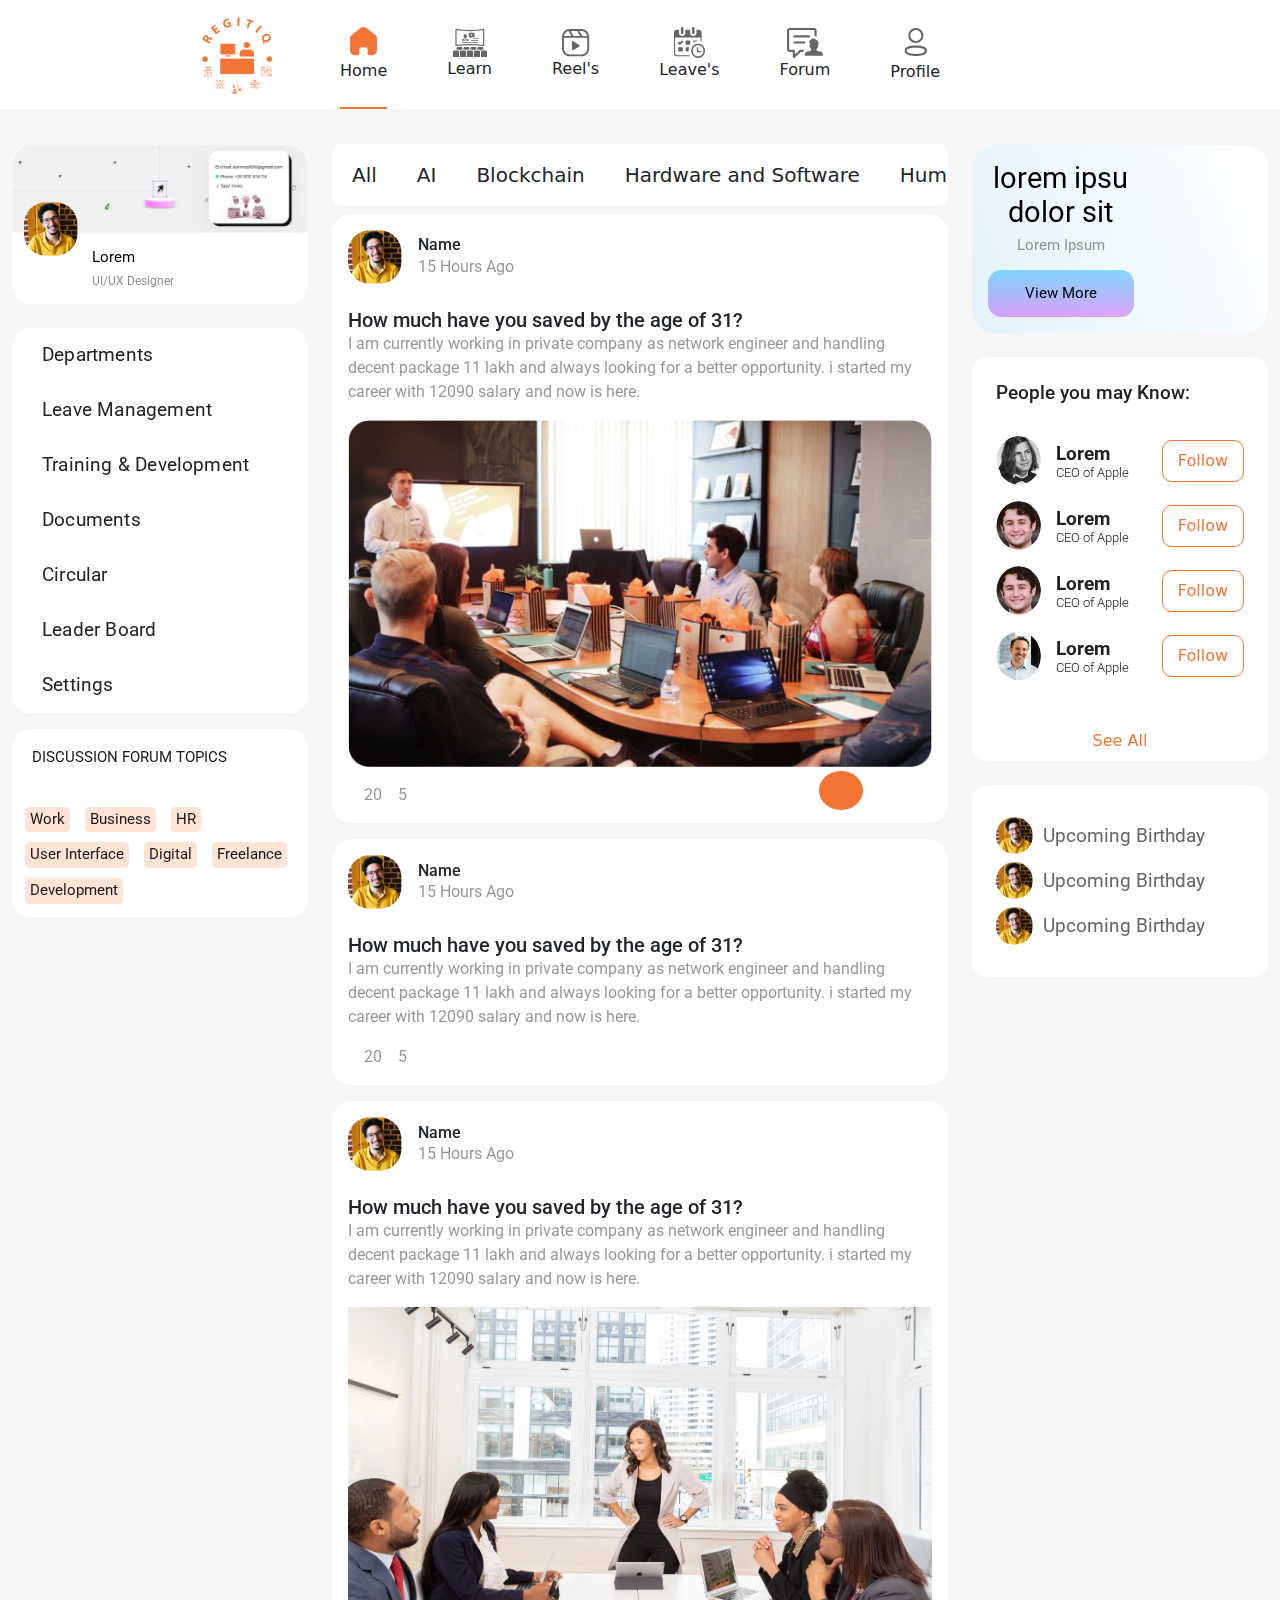
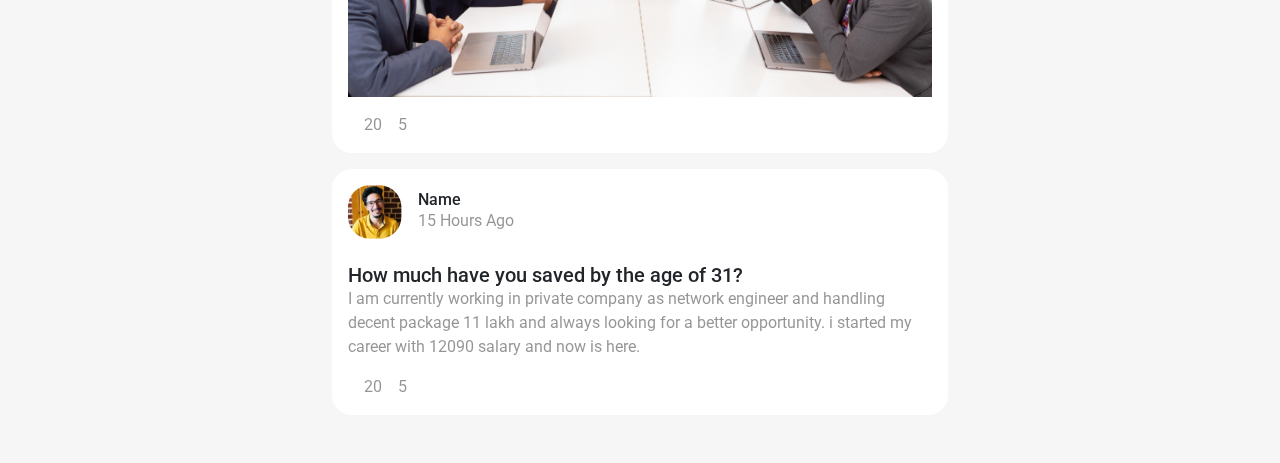
<file: forum.html>
<!doctype html>
<html lang="en">

<head>
  <meta charset="utf-8">
  <meta name="viewport" content="width=device-width, initial-scale=1">
  <title>Forum</title>
  <link rel="stylesheet" href="assets/css/bootstrap.min.css">
  <link rel="stylesheet" href="assets/css/style.css">
  <link rel="stylesheet" href="https://cdnjs.cloudflare.com/ajax/libs/font-awesome/6.4.2/css/all.min.css"
    integrity="sha512-z3gLpd7yknf1YoNbCzqRKc4qyor8gaKU1qmn+CShxbuBusANI9QpRohGBreCFkKxLhei6S9CQXFEbbKuqLg0DA=="
    crossorigin="anonymous" referrerpolicy="no-referrer" />
  <link rel="preconnect" href="https://fonts.googleapis.com">
  <link rel="preconnect" href="https://fonts.gstatic.com" crossorigin>
  <link href="https://fonts.googleapis.com/css2?family=Roboto:ital,wght@0,400;0,700;1,500&display=swap"
    rel="stylesheet">
  <link rel="preconnect" href="https://fonts.googleapis.com">
  <link rel="preconnect" href="https://fonts.gstatic.com" crossorigin>
  <link href="https://fonts.googleapis.com/css2?family=Montserrat:wght@400;500;600&display=swap" rel="stylesheet">
</head>

<body>

  <!-- main nav bar  -->
  <section>
    <div class="nav-panel d-none d-lg-flex fixed-top">
      <div class="container-fluid">
        <div class="row align-items-center">
          <div class="col-4 d-flex justify-content-start justify-content-xl-center">
            <div class="ms-0 ms-xl-5">
              <a href="index.html"><img src="assets/img/logo.png" alt=""></a>
            </div>
          </div>
          <div class="col-4">
            <ul class="navbar-nav mb-2 mb-lg-0">
              <li class="nav-item">
                <a class="nav-link active" aria-current="page" href="index.html">
                  <div class="text-center">
                    <svg xmlns="http://www.w3.org/2000/svg" width="35" height="35" viewBox="0 0 35 35" fill="none">
                      <path
                        d="M13.4374 29.4626V25.1389C13.4374 24.0352 14.3387 23.1405 15.4505 23.1405H19.5147C20.0486 23.1405 20.5606 23.351 20.9382 23.7258C21.3157 24.1006 21.5278 24.6089 21.5278 25.1389V29.4626C21.5244 29.9215 21.7057 30.3627 22.0313 30.6884C22.357 31.014 22.8001 31.1972 23.2623 31.1972H26.0351C27.3301 31.2005 28.5731 30.6921 29.49 29.7843C30.4069 28.8764 30.9222 27.6437 30.9222 26.3581V14.0406C30.9222 13.0021 30.4585 12.0171 29.6561 11.3508L20.2237 3.87232C18.5829 2.56109 16.232 2.60342 14.6402 3.97287L5.42308 11.3508C4.58276 11.9974 4.08051 12.9854 4.05569 14.0406V26.3455C4.05569 29.025 6.24373 31.1972 8.94281 31.1972H11.6523C12.6123 31.1972 13.3925 30.4282 13.3995 29.4752L13.4374 29.4626Z"
                        fill="#F37435" />
                    </svg>
                    <p>Home</p>
                  </div>
                </a>
              </li>
              <li class="nav-item centered">
                <a class="nav-link" href="learn.html">

                  <div class="text-center">
                    <svg xmlns="http://www.w3.org/2000/svg" width="34" height="28" viewBox="0 0 34 28" fill="none">
                      <g opacity="0.6" clip-path="url(#clip0_1_344)">
                        <path fill-rule="evenodd" clip-rule="evenodd"
                          d="M25.646 21.3944H22.2752C21.5261 21.3944 20.9132 22.0218 20.9132 22.7892V28H27.008V22.7892C27.008 22.0218 26.395 21.3944 25.646 21.3944ZM16.7588 3.70315H20.6715C21.1875 3.70315 21.6085 4.13478 21.6085 4.66293V7.1752C21.6085 7.43893 21.5035 7.67888 21.3335 7.85289C21.1636 8.0269 20.9291 8.13497 20.6715 8.13497H18.3791L16.9554 9.38703C16.8896 9.44549 16.79 9.43733 16.7329 9.36936C16.7195 9.3536 16.7093 9.33526 16.703 9.31542C16.6966 9.29558 16.6941 9.27463 16.6957 9.25381L16.7714 8.13429H16.7588C16.5012 8.13429 16.2668 8.0269 16.0968 7.85289C15.9268 7.67888 15.8212 7.43893 15.8212 7.1752V4.66293C15.8212 4.13478 16.2422 3.70315 16.7588 3.70315ZM3.0632 0.082247C7.66449 0.67293 12.2545 0.963173 16.8332 0.961134C21.4119 0.958415 26.0026 0.662734 30.6039 0.082247L31.2473 0.00135945V17.1094L30.6039 17.0292C26.0026 16.4542 21.4119 16.1558 16.8332 16.1503C12.2439 16.1456 7.65453 16.4324 3.06519 17.0265L2.41972 17.1101V0L3.0632 0.082247ZM16.8332 2.13094C12.4012 2.13298 7.97925 1.86789 3.56722 1.32819V15.7846C7.98921 15.2388 12.4119 14.9757 16.8332 14.9805C21.2658 14.9859 25.6878 15.2585 30.0998 15.7853V1.32683C25.6878 1.85837 21.2658 2.12823 16.8332 2.13094ZM8.99925 13.7604C8.80933 13.7604 8.65527 13.6027 8.65527 13.4076C8.65527 13.2132 8.80933 13.0555 8.99925 13.0555H24.8591C25.049 13.0555 25.2037 13.2132 25.2037 13.4076C25.2037 13.6027 25.049 13.7604 24.8591 13.7604H8.99925ZM18.3021 11.8755C18.1122 11.8755 17.9575 11.7171 17.9575 11.5227C17.9575 11.3283 18.1122 11.17 18.3021 11.17H24.8591C25.049 11.17 25.2037 11.3283 25.2037 11.5227C25.2037 11.7171 25.049 11.8755 24.8591 11.8755H18.3021ZM20.4444 9.98995C20.3531 9.98995 20.2655 9.95282 20.2009 9.88672C20.1363 9.82063 20.1001 9.73098 20.1001 9.63751C20.1001 9.54404 20.1363 9.45439 20.2009 9.3883C20.2655 9.3222 20.3531 9.28507 20.4444 9.28507H24.8491C25.039 9.28507 25.1937 9.44277 25.1937 9.63785C25.1937 9.83225 25.039 9.98995 24.8491 9.98995H20.4444ZM12.3846 10.6642H12.4896C12.5839 10.6642 12.6609 10.5854 12.6609 10.4889V10.2047C12.6609 10.1082 12.5839 10.0294 12.4896 10.0294H11.8693C11.775 10.0294 11.698 10.1082 11.698 10.2047V10.4889C11.698 10.5854 11.775 10.6642 11.8693 10.6642H11.9756L11.7717 11.7226H12.5805L12.3846 10.6642ZM8.808 11.7226C8.88835 10.6554 8.68449 10.7009 9.55707 10.3665C9.99335 10.1993 10.3805 9.98791 10.7803 9.73165L11.5293 11.7226H8.808ZM13.6112 9.64125C13.9771 9.88119 14.327 10.0776 14.7421 10.2197C15.5569 10.497 15.5542 10.5358 15.5489 11.7226H12.8382L13.6112 9.64125ZM11.2996 9.1199C11.3188 8.95608 10.844 8.33006 10.757 8.0303C10.5711 7.72782 10.5053 7.24725 10.7079 6.92778C10.7882 6.80067 10.7537 6.69055 10.7537 6.51518C10.7537 4.77576 13.732 4.77508 13.732 6.51518C13.732 6.73542 13.6829 6.7864 13.7984 6.96041C13.993 7.24929 13.8934 7.76248 13.7287 8.03098C13.6231 8.34637 13.1251 8.94181 13.1596 9.12058C13.1908 10.0137 11.2936 9.98383 11.2996 9.1199ZM18.3373 4.88316L19.5512 5.75049C19.6037 5.78448 19.6355 5.84361 19.6355 5.90751C19.6355 5.968 19.6063 6.0251 19.5578 6.06045L18.3479 6.91554C18.316 6.94341 18.2749 6.95837 18.233 6.95837H18.2311C18.1308 6.95837 18.0491 6.87476 18.0491 6.77212V5.0327C18.0491 4.93006 18.1301 4.84713 18.2304 4.84713C18.2689 4.84713 18.3068 4.85937 18.3373 4.88316ZM15.3045 21.3944H18.6746C19.4244 21.3944 20.0373 22.0218 20.0373 22.7892V28H13.9419V22.7892C13.9419 22.0218 14.5548 21.3944 15.3045 21.3944ZM4.85816 18.061H8.22828C8.978 18.061 9.59093 18.6891 9.59093 19.4558V20.4768H8.3332C7.71164 20.4768 7.14652 20.7364 6.73746 21.1551C6.66441 21.2306 6.59601 21.3108 6.53292 21.3951C6.4705 21.3108 6.4021 21.2306 6.32839 21.1551C5.92 20.7364 5.35488 20.4768 4.73265 20.4768H3.4955V19.4558C3.4955 18.6884 4.1091 18.061 4.85816 18.061ZM29.1416 18.061H25.7715C25.0224 18.061 24.4088 18.6891 24.4088 19.4558V20.4768H25.646C26.2675 20.4768 26.8327 20.7364 27.2417 21.1551C27.3194 21.2347 27.3918 21.321 27.4582 21.4114C27.5233 21.3224 27.5943 21.2374 27.6714 21.1585L27.6767 21.1531C28.0871 20.7358 28.6502 20.4768 29.2671 20.4768H30.5043V19.4558C30.5043 18.6884 29.8907 18.061 29.1416 18.061ZM18.8001 18.061H22.1703C22.92 18.061 23.5329 18.6891 23.5329 19.4558V20.4768H22.2752C21.6536 20.4768 21.0885 20.7364 20.6794 21.1551C20.6064 21.2306 20.538 21.3108 20.4749 21.3951C20.4125 21.3108 20.3441 21.2306 20.2704 21.1551C19.862 20.7364 19.2969 20.4768 18.6746 20.4768H17.4375V19.4558C17.4375 18.6884 18.0511 18.061 18.8001 18.061ZM15.1996 18.061H11.8295C11.0798 18.061 10.4668 18.6891 10.4668 19.4558V20.4768H11.704C12.3255 20.4768 12.8907 20.7364 13.2997 21.1551C13.3728 21.2306 13.4412 21.3101 13.5043 21.3951C13.5667 21.3101 13.6351 21.2306 13.7081 21.1551C14.1172 20.7364 14.6823 20.4768 15.3045 20.4768H16.5623V19.4558C16.5623 18.6884 15.9487 18.061 15.1996 18.061ZM11.704 21.3944H8.3332C7.58414 21.3944 6.97121 22.0218 6.97121 22.7892V28H13.066V22.7892C13.066 22.0218 12.453 21.3944 11.704 21.3944ZM1.36253 21.3944H4.73265C5.48171 21.3944 6.09531 22.0218 6.09531 22.7892V28H-0.00012207V22.7892C-0.00012207 22.0218 0.612808 21.3944 1.36253 21.3944ZM29.2671 21.3944H32.6372C33.3869 21.3944 33.9999 22.0218 33.9999 22.7892V28H27.9044V22.7892C27.9044 22.0218 28.518 21.3944 29.2671 21.3944Z"
                          fill="black" />
                      </g>
                      <defs>
                        <clipPath id="clip0_1_344">
                          <rect width="34" height="28" fill="white" />
                        </clipPath>
                      </defs>
                    </svg>
                    <p>Learn</p>
                  </div>



                </a>
              </li>

              <li class="nav-item centered">
                <a class="nav-link" href="reels.html">

                  <div class="text-center">
                    <svg xmlns="http://www.w3.org/2000/svg" width="28" height="28" viewBox="0 0 28 28" fill="none">
                      <g opacity="0.6">
                        <path
                          d="M7.81852 0H19.3574C21.5045 0 23.458 0.881099 24.8753 2.2962C26.2949 3.71352 27.176 5.66929 27.176 7.81864V19.5244C27.176 21.6693 26.2949 23.6228 24.8798 25.0401L24.8753 25.0446C23.4558 26.4619 21.5023 27.3408 19.3596 27.3408H7.81852C5.66917 27.3408 3.7134 26.4597 2.29608 25.0446L2.24268 24.9845C0.858727 23.5738 -0.00012207 21.6425 -0.00012207 19.5221V7.81864C-0.00012207 5.66707 0.878752 3.71352 2.29608 2.2962C3.7134 0.878874 5.66695 0 7.81852 0ZM20.3608 6.90194L20.3764 6.92642H25.1824C24.9888 5.66262 24.3858 4.52787 23.5181 3.6579C22.4501 2.5899 20.9772 1.92685 19.3574 1.92685H17.3838L20.3608 6.90194ZM18.1381 6.92642L15.1454 1.92685H8.58169L11.6099 6.92642H18.1381ZM9.36934 6.92642L6.44125 2.08927C5.37102 2.34737 4.41205 2.9014 3.65777 3.6579C2.79002 4.52564 2.18928 5.66262 1.99348 6.92642H9.36934ZM25.2491 8.85326H1.92673V19.5244C1.92673 21.1197 2.56975 22.5726 3.60882 23.6361L3.65777 23.6829C4.72577 24.7509 6.20095 25.4161 7.81852 25.4161H19.3574C20.9772 25.4161 22.4501 24.7531 23.5159 23.6873L23.5203 23.6829C24.5861 22.6171 25.2491 21.1441 25.2491 19.5244V8.85326ZM11.3362 12.2264L17.3059 16.109C17.4016 16.1713 17.4884 16.2514 17.5573 16.3493C17.8288 16.7431 17.7287 17.2838 17.3348 17.5552L11.3896 21.0641C11.2406 21.1864 11.0492 21.2599 10.8378 21.2599C10.3572 21.2599 9.96787 20.8705 9.96787 20.3899V12.9384H9.97232C9.97232 12.767 10.0235 12.5935 10.1281 12.4422C10.404 12.0484 10.9446 11.9527 11.3362 12.2264Z"
                          fill="black" />
                      </g>
                    </svg>
                    <p>Reel's</p>
                  </div>

                </a>
              </li>
              <li class="nav-item centered">
                <a class="nav-link" href="leave.html">

                  <div class="text-center">
                    <svg xmlns="http://www.w3.org/2000/svg" width="31" height="31" viewBox="0 0 31 31" fill="none">
                      <path opacity="0.6" fill-rule="evenodd" clip-rule="evenodd"
                        d="M24.0981 16.6661C25.4627 16.6656 26.7969 17.0854 27.9318 17.8726C29.0667 18.6598 29.9514 19.779 30.474 21.0885C30.9966 22.3981 31.1335 23.8392 30.8676 25.2296C30.6017 26.62 29.9448 27.8973 28.98 28.8999C28.0152 29.9025 26.7859 30.5853 25.4475 30.8621C24.1091 31.1388 22.7218 30.997 21.461 30.4547C20.2001 29.9123 19.1225 28.9937 18.3643 27.815C17.6061 26.6364 17.2014 25.2506 17.2014 23.833C17.2014 21.9327 17.9279 20.1101 19.2212 18.7661C20.5145 17.4222 22.2687 16.6668 24.0981 16.6661ZM18.059 1.04815C18.059 0.46379 18.6165 -3.05176e-05 19.3052 -3.05176e-05C19.9939 -3.05176e-05 20.5513 0.476892 20.5513 1.06125V5.98771C20.5513 6.57469 19.9939 7.049 19.3052 7.049C18.6165 7.049 18.059 6.57469 18.059 5.98771V1.04815ZM6.89409 1.04815C6.89409 0.46379 7.45158 -3.05176e-05 8.14025 -3.05176e-05C8.82891 -3.05176e-05 9.38892 0.476892 9.38892 1.06125V5.98771C9.38892 6.57469 8.82891 7.0621 8.14025 7.0621C7.45158 7.0621 6.89409 6.5878 6.89409 6.00081V1.04815ZM16.1217 29.315H2.583C1.89873 29.3123 1.24325 29.0287 0.759393 28.526C0.275538 28.0234 0.00253531 27.3425 -0.00012207 26.6317L-0.00012207 5.36928C0.00319386 4.65868 0.276408 3.97816 0.760121 3.47568C1.24383 2.9732 1.89894 2.68938 2.583 2.68594H4.96432V5.98771C4.96659 6.42912 5.06435 6.86436 5.25036 7.26124C5.43636 7.65812 5.70586 8.0065 6.03894 8.28061C6.63392 8.78076 7.37612 9.05364 8.14151 9.05364C8.9069 9.05364 9.6491 8.78076 10.2441 8.28061C10.5772 8.0065 10.8467 7.65812 11.0327 7.26124C11.2187 6.86436 11.3164 6.42912 11.3187 5.98771V2.68594H16.1293V5.98771C16.1311 6.42894 16.2283 6.86411 16.4139 7.26101C16.5995 7.6579 16.8686 8.00636 17.2014 8.28061C17.7967 8.78097 18.5394 9.05395 19.3052 9.05395C20.071 9.05395 20.8136 8.78097 21.409 8.28061C21.7414 8.00598 22.0102 7.65744 22.1957 7.26063C22.3813 6.86382 22.4788 6.42885 22.4811 5.98771V2.68594H24.9734C25.6577 2.6887 26.3132 2.97229 26.797 3.47492C27.2809 3.97755 27.5539 4.65847 27.5566 5.36928V14.5645C27.1965 14.4194 26.8284 14.2969 26.4542 14.1976V10.453H1.10225V26.0604C1.10755 26.617 1.32359 27.149 1.70363 27.5413C2.08367 27.9336 2.59714 28.1547 3.13292 28.1568H15.4936C15.6805 28.5518 15.8911 28.9343 16.1242 29.3019L16.1217 29.315ZM4.96432 14.7243L5.83713 15.576L7.62564 13.6866C7.80979 13.4901 7.92835 13.3329 8.1579 13.5792L8.91468 14.3653C9.16694 14.6274 9.14423 14.7636 8.91468 14.9995L6.26092 17.6959C5.77659 18.1912 5.85983 18.22 5.36541 17.7143L3.71059 16.0031C3.68651 15.9807 3.66761 15.9529 3.65531 15.9219C3.64302 15.8908 3.63764 15.8573 3.63958 15.8238C3.64152 15.7902 3.65073 15.7576 3.66652 15.7283C3.68232 15.699 3.70428 15.6738 3.73078 15.6546L4.59602 14.7243C4.72467 14.5828 4.83062 14.5907 4.96432 14.7243ZM12.1083 13.5372H15.8114C15.9361 13.5372 16.0557 13.5885 16.1441 13.6798C16.2325 13.7712 16.2825 13.8951 16.2831 14.0247V17.2242C16.2818 17.3538 16.2317 17.4776 16.1435 17.5692C16.0553 17.6608 15.9361 17.7129 15.8114 17.7143H12.1083C11.9834 17.7136 11.8638 17.6617 11.7754 17.57C11.6871 17.4782 11.6372 17.354 11.6365 17.2242V14.0247C11.6379 13.8954 11.6881 13.7718 11.7763 13.6806C11.8646 13.5894 11.9838 13.5379 12.1083 13.5372ZM19.5726 13.5372H23.2757C23.38 13.5381 23.4811 13.5745 23.5635 13.6407C23.646 13.707 23.7053 13.7995 23.7323 13.9041C22.0947 13.9675 20.5004 14.4684 19.1034 15.3585V14.0247C19.1041 13.8951 19.154 13.7712 19.2424 13.6798C19.3308 13.5885 19.4504 13.5372 19.5751 13.5372H19.5726ZM12.1083 20.3373H15.1354C14.7342 21.4555 14.5308 22.6397 14.535 23.833C14.535 24.061 14.535 24.289 14.5577 24.5143H12.1083C11.9834 24.5136 11.8638 24.4618 11.7754 24.3701C11.6871 24.2783 11.6372 24.1541 11.6365 24.0243V20.8274C11.6372 20.6976 11.6871 20.5734 11.7754 20.4816C11.8638 20.3899 11.9834 20.338 12.1083 20.3373ZM4.64647 20.3373H8.34962C8.4122 20.3363 8.47436 20.3482 8.53247 20.3723C8.59057 20.3965 8.64347 20.4324 8.68808 20.478C8.73269 20.5237 8.76812 20.578 8.79229 20.638C8.81647 20.698 8.82892 20.7623 8.82891 20.8274V24.0243C8.82758 24.1552 8.77641 24.2802 8.6866 24.3721C8.59679 24.4639 8.47563 24.515 8.34962 24.5143H4.64899C4.52389 24.5143 4.4039 24.4627 4.31544 24.3708C4.22697 24.2789 4.17727 24.1543 4.17727 24.0243V20.8274C4.17727 20.6974 4.22697 20.5728 4.31544 20.4809C4.4039 20.389 4.52389 20.3373 4.64899 20.3373H4.64647ZM23.1395 20.2247H23.9821C24.057 20.2247 24.1288 20.2556 24.1818 20.3106C24.2348 20.3657 24.2646 20.4403 24.2646 20.5181V23.8933H27.2438C27.3182 23.8933 27.3897 23.9238 27.4426 23.9783C27.4956 24.0328 27.5256 24.1068 27.5263 24.1842V25.062C27.5256 25.1394 27.4956 25.2134 27.4426 25.2678C27.3897 25.3223 27.3182 25.3529 27.2438 25.3529H22.862V20.5181C22.862 20.4408 22.8914 20.3665 22.9439 20.3115C22.9963 20.2566 23.0675 20.2253 23.142 20.2247H23.1395ZM24.0956 18.2934C25.1505 18.2923 26.182 18.6163 27.0597 19.2244C27.9373 19.8325 28.6216 20.6973 29.026 21.7095C29.4304 22.7216 29.5367 23.8356 29.3315 24.9105C29.1263 25.9855 28.6188 26.973 27.8732 27.7483C27.1276 28.5235 26.1774 29.0517 25.1428 29.2658C24.1083 29.48 23.0358 29.3706 22.061 28.9515C21.0863 28.5324 20.2532 27.8223 19.667 26.9112C19.0808 26.0001 18.7679 24.9289 18.7679 23.833C18.7675 23.1057 18.9052 22.3854 19.1729 21.7133C19.4406 21.0412 19.8332 20.4305 20.3282 19.9161C20.8232 19.4016 21.4109 18.9935 22.0577 18.7151C22.7046 18.4367 23.3979 18.2934 24.0981 18.2934H24.0956Z"
                        fill="black" />
                    </svg>
                    <p>Leave's</p>
                  </div>

                </a>
              </li>

              <li class="nav-item centered">
                <a class="nav-link" href="forum.html">

                  <div class="text-center">
                    <svg xmlns="http://www.w3.org/2000/svg" width="36" height="30" viewBox="0 0 36 30" fill="none">
                      <path opacity="0.6"
                        d="M7.93253 26.5008L12.6526 22.0845C12.86 21.8896 13.1272 21.7929 13.3944 21.7929L18.0653 21.7916C17.2222 22.1963 16.5121 22.8047 15.9868 23.8845H13.8219L7.65691 29.6536C7.46003 29.8655 7.17527 30 6.85886 30C6.26613 30 5.78519 29.5308 5.78519 28.9525V23.8845H2.60425C1.88707 23.8845 1.23667 23.5964 0.766987 23.1374C0.293784 22.6758 -0.00012207 22.0385 -0.00012207 21.3429V2.54156C-0.00012207 1.84735 0.296597 1.21076 0.769097 0.750463C1.24089 0.289484 1.89339 0 2.60425 0H27.0252C27.736 0 28.3907 0.287426 28.8639 0.749091C29.3343 1.20801 29.6296 1.84254 29.6296 2.54156V9.0035C28.9419 8.53086 28.2233 8.24549 27.4822 8.12407V2.54156C27.4822 2.4222 27.4295 2.31107 27.3458 2.22944C27.2607 2.14643 27.1461 2.09499 27.0252 2.09499H2.60425C2.48542 2.09499 2.37222 2.14781 2.28644 2.23081C2.20136 2.3145 2.14722 2.42494 2.14722 2.54156V21.3429C2.14722 21.4623 2.19996 21.5741 2.28433 21.6571C2.368 21.7387 2.48191 21.7895 2.60425 21.7895H6.85886C7.4516 21.7895 7.93253 22.2587 7.93253 22.837V26.5008ZM17.957 27.7363C17.8079 27.7363 17.687 27.6183 17.687 27.4728C17.687 27.3974 17.6975 27.3233 17.7165 27.2499C18.1496 23.9003 19.667 23.8419 21.576 23.3549C22.1462 23.2102 23.1875 22.9001 23.7936 22.3822C24.1269 22.0961 24.3294 21.747 24.2486 21.3265C23.7873 20.9101 23.4322 20.4587 23.3521 19.5985L23.2972 19.5992C23.1693 19.5978 23.0455 19.5697 22.9302 19.5059C22.6757 19.3646 22.5357 19.0936 22.4689 18.7849C22.3888 18.4165 22.2925 17.3615 22.8071 17.1509L22.8114 17.1495C22.7474 15.9868 22.9492 14.1456 21.725 13.7841C24.141 10.8707 26.9268 9.28612 29.0185 11.8778C31.3487 11.9971 32.3879 15.3481 30.9409 17.1509H30.8797C31.3944 17.3615 31.2974 18.4165 31.2179 18.7849C31.1504 19.0936 31.0112 19.3646 30.7567 19.5059C30.6414 19.5697 30.5176 19.5978 30.3896 19.5992L30.3348 19.5985C30.2546 20.4587 29.8996 20.9101 29.4383 21.3265C29.3575 21.747 29.56 22.0961 29.8932 22.3822C30.4993 22.9001 31.54 23.2102 32.1109 23.3549C34.0199 23.8419 35.5372 23.9003 35.9703 27.2499C35.9893 27.3233 35.9999 27.3974 35.9999 27.4728C35.9999 27.6183 35.8789 27.7363 35.7299 27.7363H17.957ZM7.36933 9.42058C6.7766 9.42058 6.29566 8.95136 6.29566 8.37308C6.29566 7.7948 6.7766 7.32559 7.36933 7.32559H22.0028C22.5962 7.32559 23.0764 7.7948 23.0764 8.37308C23.0764 8.95136 22.5962 9.42058 22.0028 9.42058H7.36933ZM7.37003 15.6212C6.7773 15.6212 6.29636 15.1526 6.29636 14.5737C6.29636 13.9954 6.7773 13.5269 7.37003 13.5269H17.3389C17.9317 13.5269 18.4126 13.9954 18.4126 14.5737C18.4126 15.1526 17.9317 15.6212 17.3389 15.6212H7.37003Z"
                        fill="black" />
                    </svg>
                    <p>Forum</p>
                  </div>

                </a>
              </li>


              <li class="nav-item centered">
                <a class="nav-link" href="#">

                  <div class="text-center">
                    <svg xmlns="http://www.w3.org/2000/svg" width="35" height="35" viewBox="0 0 35 35" fill="none">
                      <path fill-rule="evenodd" clip-rule="evenodd"
                        d="M29.0414 25.8141C29.0414 30.4747 22.65 31.0135 17.8437 31.0135L17.4998 31.0132C14.4376 31.0057 6.64319 30.8124 6.64319 25.7858C6.64319 21.2203 12.7777 20.6101 17.5474 20.5871L18.1876 20.5867C21.2496 20.5942 29.0414 20.7875 29.0414 25.8141ZM17.8437 22.7075C11.8185 22.7075 8.76423 23.7425 8.76423 25.7858C8.76423 27.8475 11.8185 28.8924 17.8437 28.8924C23.8674 28.8924 26.9203 27.8574 26.9203 25.8141C26.9203 23.7524 23.8674 22.7075 17.8437 22.7075ZM17.8437 2.9162C21.984 2.9162 25.3508 6.28441 25.3508 10.4247C25.3508 14.5649 21.984 17.9317 17.8437 17.9317H17.7984C13.6667 17.919 10.3197 14.5494 10.3338 10.4204C10.3338 6.28441 13.702 2.9162 17.8437 2.9162ZM17.8437 4.93543C14.8163 4.93543 12.353 7.39725 12.353 10.4247C12.3431 13.4422 14.788 15.9026 17.8027 15.9139L17.8437 16.9235V15.9139C20.8697 15.9139 23.3315 13.4507 23.3315 10.4247C23.3315 7.39725 20.8697 4.93543 17.8437 4.93543Z"
                        fill="black" fill-opacity="0.6" />
                    </svg>
                    <p>Profile</p>
                  </div>


                </a>
              </li>

            </ul>
          </div>
          <div class="col-4"></div>
        </div>
      </div>
    </div>
  </section>
  <!-- collpased nav bar  -->
  <section class="collapsed-nav">
    <div class="nav-panel d-flex d-lg-none justify-content-between">
      <div class="p-2">
        <button class="btn" type="button" data-bs-toggle="offcanvas" data-bs-target="#offcanvasScrolling"
          aria-controls="offcanvasScrolling"><i class="fa-solid fa-bars"></i></button>

        <div class="offcanvas offcanvas-start" data-bs-scroll="true" data-bs-backdrop="false" tabindex="-1"
          id="offcanvasScrolling" aria-labelledby="offcanvasScrollingLabel">
          <div class="offcanvas-header" style="box-shadow: 0px 0px 13px -2px rgba(0, 0, 0, 0.25);">
            <!-- <h5 class="offcanvas-title" id="offcanvasScrollingLabel">Offcanvas with body scrolling</h5> -->
            <a href="index.html"><img src="assets/img/logo.png" alt=""></a>

            <div>
              <i class="fa-solid fa-bell"></i>
              <i class="fa-regular fa-user"></i>
              <button type="button" class="btn-close" data-bs-dismiss="offcanvas" aria-label="Close"></button>
            </div>
          </div>
          <div class="offcanvas-body">
            <ul>
              <li><a href=""><i class="fa-regular fa-circle-play"></i> Departments</a></li>
              <li><a href=""><i class="fa-solid fa-chalkboard-user"></i> Leave Management</a></li>
              <li><a href=""><i class="fa-solid fa-graduation-cap"></i> Training & Development</a></li>
              <li><a href=""><i class="fa-regular fa-file-lines"></i> Documents</a></li>
              <li><a href=""><i class="fa-solid fa-thumbtack"></i> Circular</a></li>
              <li><a href=""><i class="fa-solid fa-ranking-star"></i> Leader Board </a></li>
              <li><a href=""><i class="fa-solid fa-gear"></i> Settings</a></li>
            </ul>
          </div>
        </div>


      </div>
      <div class="p-2">
        <a href="index.html"><img src="assets/img/logo.png" alt=""></a>
      </div>
      <div class="p-2">
        <i class="fa-solid fa-comment-dots me-2"></i>
        <i class="fa-solid fa-bell me-2"></i>
      </div>
    </div>
  </section>

  <!-- main section starts  -->
  <section class="hero">
    <div class="container-xxl">
      <div class="row">
        <div class="col-3 d-none d-lg-block">

          <div style="position: sticky; top:145px;">
            <div class="profile-card mt-5">
              <div>
                <img src="assets/img/bannerpic.png" alt="" style="width: 100%;">
              </div>
              <div>
                <img src="assets/img/user.png" alt="" id="profile-photo">
                <div class="profile-details">
                  <h4>Lorem</h4>
                  <p>UI/UX Designer</p>
                </div>
              </div>
            </div>

            <div class="left-options mt-4">
              <ul>
                <li><a href=""><i class="fa-regular fa-circle-play"></i> Departments</a></li>
                <li><a href=""><i class="fa-solid fa-chalkboard-user"></i> Leave Management</a></li>
                <li><a href=""><i class="fa-solid fa-graduation-cap"></i> Training & Development</a>
                </li>
                <li><a href=""><i class="fa-regular fa-file-lines"></i> Documents</a></li>
                <li><a href=""><i class="fa-solid fa-thumbtack"></i> Circular</a></li>
                <li><a href=""><i class="fa-solid fa-ranking-star"></i> Leader Board </a></li>
                <li><a href=""><i class="fa-solid fa-gear"></i> Settings</a></li>
              </ul>
            </div>

            <div class="discussion-forum">
              <div>
                <h3>Discussion Forum Topics</h3>
              </div>
              <div class="p-2">
                <div class="tags">
                  <p>Work</p>
                </div>
                <div class="tags">
                  <p>Business</p>
                </div>
                <div class="tags">
                  <p>HR</p>
                </div>
                <div class="tags">
                  <p>User Interface</p>
                </div>
                <div class="tags">
                  <p>Digital</p>
                </div>
                <div class="tags">
                  <p>Freelance</p>
                </div>
                <div class="tags">
                  <p>Development</p>
                </div>

              </div>
            </div>
          </div>

        </div>



        <div class="col-lg-6 mb-5">
          <div class="d-flex subs mt-5 align-items-center">
            <ul class="d-flex p-3">
              <li><a href=""></a>All</li>
              <li><a href=""></a>AI</li>
              <li><a href=""></a>Blockchain</li>
              <li><a href=""></a>Hardware and Software</li>
              <li><a href=""></a>Human Resource</li>
              <li><a href=""></a>Metaverse</li>
              <li><a href=""></a>Link</li>
              <li><a href=""></a>Link</li>
              <li><a href=""></a>Link</li>
              <li><a href=""></a>Link</li>
            </ul>
          </div>
          <div class="forum mt-2 p-3">
            <div class=" d-flex align-items-center justify-content-between">
              <div class="d-flex align-items-center">
                <img src="assets/img/user.png" alt="">
                <div class="ms-3">
                  <h6>Name</h6>
                  <p>15 Hours Ago</p>
                </div>
              </div>
              <div>
                <i class="fa-solid fa-ellipsis-vertical"></i>
              </div>
            </div>
            <div class="content mt-4">
              <h5>How much have you saved by the age of 31?</h5>
              <p>I am currently working in private company as network engineer and handling decent package
                11 lakh and always looking for a better opportunity. i started my career with 12090
                salary and now is here.</p>
              <img class="mt-3 w-100" src="assets/img/post1.png" alt="">
            </div>
            <div class="d-flex align-items-center stats mt-3 ms-2">
              <i class="fa-regular fa-heart"></i>
              <p>20</p>
              <i class="fa-regular fa-comment"></i>
              <p>5</p>
            </div>
          </div>
          <div class="forum mt-3 p-3">
            <div class=" d-flex align-items-center justify-content-between">
              <div class="d-flex align-items-center">
                <img src="assets/img/user.png" alt="">
                <div class="ms-3">
                  <h6>Name</h6>
                  <p>15 Hours Ago</p>
                </div>
              </div>
              <div>
                <i class="fa-solid fa-ellipsis-vertical"></i>
              </div>
            </div>
            <div class="content mt-4">
              <h5>How much have you saved by the age of 31?</h5>
              <p>I am currently working in private company as network engineer and handling decent package
                11 lakh and always looking for a better opportunity. i started my career with 12090
                salary and now is here.</p>

            </div>
            <div class="d-flex align-items-center stats mt-3 ms-2">
              <i class="fa-regular fa-heart"></i>
              <p>20</p>
              <i class="fa-regular fa-comment"></i>
              <p>5</p>
            </div>
          </div>
          <div class="forum mt-3 p-3">
            <div class=" d-flex align-items-center justify-content-between">
              <div class="d-flex align-items-center">
                <img src="assets/img/user.png" alt="">
                <div class="ms-3">
                  <h6>Name</h6>
                  <p>15 Hours Ago</p>
                </div>
              </div>
              <div>
                <i class="fa-solid fa-ellipsis-vertical"></i>
              </div>
            </div>
            <div class="content mt-4">
              <h5>How much have you saved by the age of 31?</h5>
              <p>I am currently working in private company as network engineer and handling decent package
                11 lakh and always looking for a better opportunity. i started my career with 12090
                salary and now is here.</p>
              <img class="mt-3 w-100" src="assets/img/meet1.jpg" alt="">
            </div>
            <div class="d-flex align-items-center stats mt-3 ms-2">
              <i class="fa-regular fa-heart"></i>
              <p>20</p>
              <i class="fa-regular fa-comment"></i>
              <p>5</p>
            </div>
          </div>
          <div class="forum mt-3 p-3">
            <div class=" d-flex align-items-center justify-content-between">
              <div class="d-flex align-items-center">
                <img src="assets/img/user.png" alt="">
                <div class="ms-3">
                  <h6>Name</h6>
                  <p>15 Hours Ago</p>
                </div>
              </div>
              <div>
                <i class="fa-solid fa-ellipsis-vertical"></i>
              </div>
            </div>
            <div class="content mt-4">
              <h5>How much have you saved by the age of 31?</h5>
              <p>I am currently working in private company as network engineer and handling decent package
                11 lakh and always looking for a better opportunity. i started my career with 12090
                salary and now is here.</p>

            </div>
            <div class="d-flex align-items-center stats mt-3 ms-2">
              <i class="fa-regular fa-heart"></i>
              <p>20</p>
              <i class="fa-regular fa-comment"></i>
              <p>5</p>
            </div>
          </div>

          <div class="add-button">
            <button><i class="p-3 fa-solid fa-plus"></i></button>
          </div>

        </div>



        <div class="col-3 d-none d-lg-block">
          <div style="position: sticky; top: 145px;">
            <div class="third-col-first mt-5">
              <div class="text-center p-3" style="width: 60%;">
                <h2>lorem ipsu dolor sit</h2>
                <p>Lorem Ipsum</p>
                <button>View More</button>
              </div>
            </div>


            <div class="people mt-4">
              <div class="p-4">
                <p>People you may Know:</p>

                <div class="d-flex align-items-center justify-content-between my-3">
                  <div class="d-flex align-items-center">
                    <div>
                      <img src="assets/img/user2.png" alt="">
                    </div>
                    <div class="content">
                      <h4>Lorem</h4>
                      <p>CEO of Apple</p>
                    </div>
                  </div>
                  <div>
                    <button>Follow</button>
                  </div>
                </div>

                <div class="d-flex align-items-center justify-content-between my-3">
                  <div class="d-flex align-items-center">
                    <div>
                      <img src="assets/img/user4.png" alt="">
                    </div>
                    <div class="content">
                      <h4>Lorem</h4>
                      <p>CEO of Apple</p>
                    </div>
                  </div>
                  <div>
                    <button>Follow</button>
                  </div>
                </div>

                <div class="d-flex align-items-center justify-content-between my-3">
                  <div class="d-flex align-items-center">
                    <div>
                      <img src="assets/img/user4.png" alt="">
                    </div>
                    <div class="content">
                      <h4>Lorem</h4>
                      <p>CEO of Apple</p>
                    </div>
                  </div>
                  <div>
                    <button>Follow</button>
                  </div>
                </div>

                <div class="d-flex align-items-center justify-content-between my-3">
                  <div class="d-flex align-items-center">
                    <div>
                      <img src="assets/img/user3.png" alt="">
                    </div>
                    <div class="content">
                      <h4>Lorem</h4>
                      <p>CEO of Apple</p>
                    </div>
                  </div>
                  <div>
                    <button>Follow</button>
                  </div>
                </div>




              </div>
              <div class="d-flex justify-content-center" style="background-color: #ffffff; border-radius: 15px;">
                <div>
                  <button style="border: none; ">See All</button>
                </div>
              </div>
            </div>

            <div class="events mt-4">
              <div class="p-4">
                <div class="d-flex align-items-center my-2">
                  <img src="assets/img/user.png" alt="">
                  <p>Upcoming Birthday</p>
                </div>
                <div class="d-flex align-items-center my-2">
                  <img src="assets/img/user.png" alt="">
                  <p>Upcoming Birthday</p>
                </div>
                <div class="d-flex align-items-center my-2">
                  <img src="assets/img/user.png" alt="">
                  <p>Upcoming Birthday</p>
                </div>
              </div>
            </div>

          </div>
        </div>
      </div>
    </div>
  </section>




  <!-- bottom nav bar  -->
  <section class="bottom-nav d-block d-lg-none fixed-bottom">
    <div class="container-fluid">
      <div>
        <ul class="navbar-nav mb-2 mb-lg-0">
          <li class="nav-item">
            <a class="nav-link active" aria-current="page" href="index.html">
              <div class="text-center">
                <svg xmlns="http://www.w3.org/2000/svg" width="25" height="25" viewBox="0 0 35 35" fill="none">
                  <path
                    d="M13.4374 29.4626V25.1389C13.4374 24.0352 14.3387 23.1405 15.4505 23.1405H19.5147C20.0486 23.1405 20.5606 23.351 20.9382 23.7258C21.3157 24.1006 21.5278 24.6089 21.5278 25.1389V29.4626C21.5244 29.9215 21.7057 30.3627 22.0313 30.6884C22.357 31.014 22.8001 31.1972 23.2623 31.1972H26.0351C27.3301 31.2005 28.5731 30.6921 29.49 29.7843C30.4069 28.8764 30.9222 27.6437 30.9222 26.3581V14.0406C30.9222 13.0021 30.4585 12.0171 29.6561 11.3508L20.2237 3.87232C18.5829 2.56109 16.232 2.60342 14.6402 3.97287L5.42308 11.3508C4.58276 11.9974 4.08051 12.9854 4.05569 14.0406V26.3455C4.05569 29.025 6.24373 31.1972 8.94281 31.1972H11.6523C12.6123 31.1972 13.3925 30.4282 13.3995 29.4752L13.4374 29.4626Z"
                    fill="#F37435" />
                </svg>
                <p>Home</p>
              </div>
            </a>
          </li>
          <li class="nav-item centered">
            <a class="nav-link" href="learn.html">

              <div class="text-center">
                <svg xmlns="http://www.w3.org/2000/svg" width="25" height="25" viewBox="0 0 34 28" fill="none">
                  <g opacity="0.6" clip-path="url(#clip0_1_344)">
                    <path fill-rule="evenodd" clip-rule="evenodd"
                      d="M25.646 21.3944H22.2752C21.5261 21.3944 20.9132 22.0218 20.9132 22.7892V28H27.008V22.7892C27.008 22.0218 26.395 21.3944 25.646 21.3944ZM16.7588 3.70315H20.6715C21.1875 3.70315 21.6085 4.13478 21.6085 4.66293V7.1752C21.6085 7.43893 21.5035 7.67888 21.3335 7.85289C21.1636 8.0269 20.9291 8.13497 20.6715 8.13497H18.3791L16.9554 9.38703C16.8896 9.44549 16.79 9.43733 16.7329 9.36936C16.7195 9.3536 16.7093 9.33526 16.703 9.31542C16.6966 9.29558 16.6941 9.27463 16.6957 9.25381L16.7714 8.13429H16.7588C16.5012 8.13429 16.2668 8.0269 16.0968 7.85289C15.9268 7.67888 15.8212 7.43893 15.8212 7.1752V4.66293C15.8212 4.13478 16.2422 3.70315 16.7588 3.70315ZM3.0632 0.082247C7.66449 0.67293 12.2545 0.963173 16.8332 0.961134C21.4119 0.958415 26.0026 0.662734 30.6039 0.082247L31.2473 0.00135945V17.1094L30.6039 17.0292C26.0026 16.4542 21.4119 16.1558 16.8332 16.1503C12.2439 16.1456 7.65453 16.4324 3.06519 17.0265L2.41972 17.1101V0L3.0632 0.082247ZM16.8332 2.13094C12.4012 2.13298 7.97925 1.86789 3.56722 1.32819V15.7846C7.98921 15.2388 12.4119 14.9757 16.8332 14.9805C21.2658 14.9859 25.6878 15.2585 30.0998 15.7853V1.32683C25.6878 1.85837 21.2658 2.12823 16.8332 2.13094ZM8.99925 13.7604C8.80933 13.7604 8.65527 13.6027 8.65527 13.4076C8.65527 13.2132 8.80933 13.0555 8.99925 13.0555H24.8591C25.049 13.0555 25.2037 13.2132 25.2037 13.4076C25.2037 13.6027 25.049 13.7604 24.8591 13.7604H8.99925ZM18.3021 11.8755C18.1122 11.8755 17.9575 11.7171 17.9575 11.5227C17.9575 11.3283 18.1122 11.17 18.3021 11.17H24.8591C25.049 11.17 25.2037 11.3283 25.2037 11.5227C25.2037 11.7171 25.049 11.8755 24.8591 11.8755H18.3021ZM20.4444 9.98995C20.3531 9.98995 20.2655 9.95282 20.2009 9.88672C20.1363 9.82063 20.1001 9.73098 20.1001 9.63751C20.1001 9.54404 20.1363 9.45439 20.2009 9.3883C20.2655 9.3222 20.3531 9.28507 20.4444 9.28507H24.8491C25.039 9.28507 25.1937 9.44277 25.1937 9.63785C25.1937 9.83225 25.039 9.98995 24.8491 9.98995H20.4444ZM12.3846 10.6642H12.4896C12.5839 10.6642 12.6609 10.5854 12.6609 10.4889V10.2047C12.6609 10.1082 12.5839 10.0294 12.4896 10.0294H11.8693C11.775 10.0294 11.698 10.1082 11.698 10.2047V10.4889C11.698 10.5854 11.775 10.6642 11.8693 10.6642H11.9756L11.7717 11.7226H12.5805L12.3846 10.6642ZM8.808 11.7226C8.88835 10.6554 8.68449 10.7009 9.55707 10.3665C9.99335 10.1993 10.3805 9.98791 10.7803 9.73165L11.5293 11.7226H8.808ZM13.6112 9.64125C13.9771 9.88119 14.327 10.0776 14.7421 10.2197C15.5569 10.497 15.5542 10.5358 15.5489 11.7226H12.8382L13.6112 9.64125ZM11.2996 9.1199C11.3188 8.95608 10.844 8.33006 10.757 8.0303C10.5711 7.72782 10.5053 7.24725 10.7079 6.92778C10.7882 6.80067 10.7537 6.69055 10.7537 6.51518C10.7537 4.77576 13.732 4.77508 13.732 6.51518C13.732 6.73542 13.6829 6.7864 13.7984 6.96041C13.993 7.24929 13.8934 7.76248 13.7287 8.03098C13.6231 8.34637 13.1251 8.94181 13.1596 9.12058C13.1908 10.0137 11.2936 9.98383 11.2996 9.1199ZM18.3373 4.88316L19.5512 5.75049C19.6037 5.78448 19.6355 5.84361 19.6355 5.90751C19.6355 5.968 19.6063 6.0251 19.5578 6.06045L18.3479 6.91554C18.316 6.94341 18.2749 6.95837 18.233 6.95837H18.2311C18.1308 6.95837 18.0491 6.87476 18.0491 6.77212V5.0327C18.0491 4.93006 18.1301 4.84713 18.2304 4.84713C18.2689 4.84713 18.3068 4.85937 18.3373 4.88316ZM15.3045 21.3944H18.6746C19.4244 21.3944 20.0373 22.0218 20.0373 22.7892V28H13.9419V22.7892C13.9419 22.0218 14.5548 21.3944 15.3045 21.3944ZM4.85816 18.061H8.22828C8.978 18.061 9.59093 18.6891 9.59093 19.4558V20.4768H8.3332C7.71164 20.4768 7.14652 20.7364 6.73746 21.1551C6.66441 21.2306 6.59601 21.3108 6.53292 21.3951C6.4705 21.3108 6.4021 21.2306 6.32839 21.1551C5.92 20.7364 5.35488 20.4768 4.73265 20.4768H3.4955V19.4558C3.4955 18.6884 4.1091 18.061 4.85816 18.061ZM29.1416 18.061H25.7715C25.0224 18.061 24.4088 18.6891 24.4088 19.4558V20.4768H25.646C26.2675 20.4768 26.8327 20.7364 27.2417 21.1551C27.3194 21.2347 27.3918 21.321 27.4582 21.4114C27.5233 21.3224 27.5943 21.2374 27.6714 21.1585L27.6767 21.1531C28.0871 20.7358 28.6502 20.4768 29.2671 20.4768H30.5043V19.4558C30.5043 18.6884 29.8907 18.061 29.1416 18.061ZM18.8001 18.061H22.1703C22.92 18.061 23.5329 18.6891 23.5329 19.4558V20.4768H22.2752C21.6536 20.4768 21.0885 20.7364 20.6794 21.1551C20.6064 21.2306 20.538 21.3108 20.4749 21.3951C20.4125 21.3108 20.3441 21.2306 20.2704 21.1551C19.862 20.7364 19.2969 20.4768 18.6746 20.4768H17.4375V19.4558C17.4375 18.6884 18.0511 18.061 18.8001 18.061ZM15.1996 18.061H11.8295C11.0798 18.061 10.4668 18.6891 10.4668 19.4558V20.4768H11.704C12.3255 20.4768 12.8907 20.7364 13.2997 21.1551C13.3728 21.2306 13.4412 21.3101 13.5043 21.3951C13.5667 21.3101 13.6351 21.2306 13.7081 21.1551C14.1172 20.7364 14.6823 20.4768 15.3045 20.4768H16.5623V19.4558C16.5623 18.6884 15.9487 18.061 15.1996 18.061ZM11.704 21.3944H8.3332C7.58414 21.3944 6.97121 22.0218 6.97121 22.7892V28H13.066V22.7892C13.066 22.0218 12.453 21.3944 11.704 21.3944ZM1.36253 21.3944H4.73265C5.48171 21.3944 6.09531 22.0218 6.09531 22.7892V28H-0.00012207V22.7892C-0.00012207 22.0218 0.612808 21.3944 1.36253 21.3944ZM29.2671 21.3944H32.6372C33.3869 21.3944 33.9999 22.0218 33.9999 22.7892V28H27.9044V22.7892C27.9044 22.0218 28.518 21.3944 29.2671 21.3944Z"
                      fill="black" />
                  </g>
                  <defs>
                    <clipPath id="clip0_1_344">
                      <rect width="34" height="28" fill="white" />
                    </clipPath>
                  </defs>
                </svg>
                <p>Learn</p>
              </div>



            </a>
          </li>

          <li class="nav-item centered">
            <a class="nav-link" href="reels.html">

              <div class="text-center">
                <svg xmlns="http://www.w3.org/2000/svg" width="25" height="25" viewBox="0 0 28 28" fill="none">
                  <g opacity="0.6">
                    <path
                      d="M7.81852 0H19.3574C21.5045 0 23.458 0.881099 24.8753 2.2962C26.2949 3.71352 27.176 5.66929 27.176 7.81864V19.5244C27.176 21.6693 26.2949 23.6228 24.8798 25.0401L24.8753 25.0446C23.4558 26.4619 21.5023 27.3408 19.3596 27.3408H7.81852C5.66917 27.3408 3.7134 26.4597 2.29608 25.0446L2.24268 24.9845C0.858727 23.5738 -0.00012207 21.6425 -0.00012207 19.5221V7.81864C-0.00012207 5.66707 0.878752 3.71352 2.29608 2.2962C3.7134 0.878874 5.66695 0 7.81852 0ZM20.3608 6.90194L20.3764 6.92642H25.1824C24.9888 5.66262 24.3858 4.52787 23.5181 3.6579C22.4501 2.5899 20.9772 1.92685 19.3574 1.92685H17.3838L20.3608 6.90194ZM18.1381 6.92642L15.1454 1.92685H8.58169L11.6099 6.92642H18.1381ZM9.36934 6.92642L6.44125 2.08927C5.37102 2.34737 4.41205 2.9014 3.65777 3.6579C2.79002 4.52564 2.18928 5.66262 1.99348 6.92642H9.36934ZM25.2491 8.85326H1.92673V19.5244C1.92673 21.1197 2.56975 22.5726 3.60882 23.6361L3.65777 23.6829C4.72577 24.7509 6.20095 25.4161 7.81852 25.4161H19.3574C20.9772 25.4161 22.4501 24.7531 23.5159 23.6873L23.5203 23.6829C24.5861 22.6171 25.2491 21.1441 25.2491 19.5244V8.85326ZM11.3362 12.2264L17.3059 16.109C17.4016 16.1713 17.4884 16.2514 17.5573 16.3493C17.8288 16.7431 17.7287 17.2838 17.3348 17.5552L11.3896 21.0641C11.2406 21.1864 11.0492 21.2599 10.8378 21.2599C10.3572 21.2599 9.96787 20.8705 9.96787 20.3899V12.9384H9.97232C9.97232 12.767 10.0235 12.5935 10.1281 12.4422C10.404 12.0484 10.9446 11.9527 11.3362 12.2264Z"
                      fill="black" />
                  </g>
                </svg>
                <p>Reel's</p>
              </div>

            </a>
          </li>
          <li class="nav-item centered">
            <a class="nav-link" href="leave.html">

              <div class="text-center">
                <svg xmlns="http://www.w3.org/2000/svg" width="25" height="25" viewBox="0 0 31 31" fill="none">
                  <path opacity="0.6" fill-rule="evenodd" clip-rule="evenodd"
                    d="M24.0981 16.6661C25.4627 16.6656 26.7969 17.0854 27.9318 17.8726C29.0667 18.6598 29.9514 19.779 30.474 21.0885C30.9966 22.3981 31.1335 23.8392 30.8676 25.2296C30.6017 26.62 29.9448 27.8973 28.98 28.8999C28.0152 29.9025 26.7859 30.5853 25.4475 30.8621C24.1091 31.1388 22.7218 30.997 21.461 30.4547C20.2001 29.9123 19.1225 28.9937 18.3643 27.815C17.6061 26.6364 17.2014 25.2506 17.2014 23.833C17.2014 21.9327 17.9279 20.1101 19.2212 18.7661C20.5145 17.4222 22.2687 16.6668 24.0981 16.6661ZM18.059 1.04815C18.059 0.46379 18.6165 -3.05176e-05 19.3052 -3.05176e-05C19.9939 -3.05176e-05 20.5513 0.476892 20.5513 1.06125V5.98771C20.5513 6.57469 19.9939 7.049 19.3052 7.049C18.6165 7.049 18.059 6.57469 18.059 5.98771V1.04815ZM6.89409 1.04815C6.89409 0.46379 7.45158 -3.05176e-05 8.14025 -3.05176e-05C8.82891 -3.05176e-05 9.38892 0.476892 9.38892 1.06125V5.98771C9.38892 6.57469 8.82891 7.0621 8.14025 7.0621C7.45158 7.0621 6.89409 6.5878 6.89409 6.00081V1.04815ZM16.1217 29.315H2.583C1.89873 29.3123 1.24325 29.0287 0.759393 28.526C0.275538 28.0234 0.00253531 27.3425 -0.00012207 26.6317L-0.00012207 5.36928C0.00319386 4.65868 0.276408 3.97816 0.760121 3.47568C1.24383 2.9732 1.89894 2.68938 2.583 2.68594H4.96432V5.98771C4.96659 6.42912 5.06435 6.86436 5.25036 7.26124C5.43636 7.65812 5.70586 8.0065 6.03894 8.28061C6.63392 8.78076 7.37612 9.05364 8.14151 9.05364C8.9069 9.05364 9.6491 8.78076 10.2441 8.28061C10.5772 8.0065 10.8467 7.65812 11.0327 7.26124C11.2187 6.86436 11.3164 6.42912 11.3187 5.98771V2.68594H16.1293V5.98771C16.1311 6.42894 16.2283 6.86411 16.4139 7.26101C16.5995 7.6579 16.8686 8.00636 17.2014 8.28061C17.7967 8.78097 18.5394 9.05395 19.3052 9.05395C20.071 9.05395 20.8136 8.78097 21.409 8.28061C21.7414 8.00598 22.0102 7.65744 22.1957 7.26063C22.3813 6.86382 22.4788 6.42885 22.4811 5.98771V2.68594H24.9734C25.6577 2.6887 26.3132 2.97229 26.797 3.47492C27.2809 3.97755 27.5539 4.65847 27.5566 5.36928V14.5645C27.1965 14.4194 26.8284 14.2969 26.4542 14.1976V10.453H1.10225V26.0604C1.10755 26.617 1.32359 27.149 1.70363 27.5413C2.08367 27.9336 2.59714 28.1547 3.13292 28.1568H15.4936C15.6805 28.5518 15.8911 28.9343 16.1242 29.3019L16.1217 29.315ZM4.96432 14.7243L5.83713 15.576L7.62564 13.6866C7.80979 13.4901 7.92835 13.3329 8.1579 13.5792L8.91468 14.3653C9.16694 14.6274 9.14423 14.7636 8.91468 14.9995L6.26092 17.6959C5.77659 18.1912 5.85983 18.22 5.36541 17.7143L3.71059 16.0031C3.68651 15.9807 3.66761 15.9529 3.65531 15.9219C3.64302 15.8908 3.63764 15.8573 3.63958 15.8238C3.64152 15.7902 3.65073 15.7576 3.66652 15.7283C3.68232 15.699 3.70428 15.6738 3.73078 15.6546L4.59602 14.7243C4.72467 14.5828 4.83062 14.5907 4.96432 14.7243ZM12.1083 13.5372H15.8114C15.9361 13.5372 16.0557 13.5885 16.1441 13.6798C16.2325 13.7712 16.2825 13.8951 16.2831 14.0247V17.2242C16.2818 17.3538 16.2317 17.4776 16.1435 17.5692C16.0553 17.6608 15.9361 17.7129 15.8114 17.7143H12.1083C11.9834 17.7136 11.8638 17.6617 11.7754 17.57C11.6871 17.4782 11.6372 17.354 11.6365 17.2242V14.0247C11.6379 13.8954 11.6881 13.7718 11.7763 13.6806C11.8646 13.5894 11.9838 13.5379 12.1083 13.5372ZM19.5726 13.5372H23.2757C23.38 13.5381 23.4811 13.5745 23.5635 13.6407C23.646 13.707 23.7053 13.7995 23.7323 13.9041C22.0947 13.9675 20.5004 14.4684 19.1034 15.3585V14.0247C19.1041 13.8951 19.154 13.7712 19.2424 13.6798C19.3308 13.5885 19.4504 13.5372 19.5751 13.5372H19.5726ZM12.1083 20.3373H15.1354C14.7342 21.4555 14.5308 22.6397 14.535 23.833C14.535 24.061 14.535 24.289 14.5577 24.5143H12.1083C11.9834 24.5136 11.8638 24.4618 11.7754 24.3701C11.6871 24.2783 11.6372 24.1541 11.6365 24.0243V20.8274C11.6372 20.6976 11.6871 20.5734 11.7754 20.4816C11.8638 20.3899 11.9834 20.338 12.1083 20.3373ZM4.64647 20.3373H8.34962C8.4122 20.3363 8.47436 20.3482 8.53247 20.3723C8.59057 20.3965 8.64347 20.4324 8.68808 20.478C8.73269 20.5237 8.76812 20.578 8.79229 20.638C8.81647 20.698 8.82892 20.7623 8.82891 20.8274V24.0243C8.82758 24.1552 8.77641 24.2802 8.6866 24.3721C8.59679 24.4639 8.47563 24.515 8.34962 24.5143H4.64899C4.52389 24.5143 4.4039 24.4627 4.31544 24.3708C4.22697 24.2789 4.17727 24.1543 4.17727 24.0243V20.8274C4.17727 20.6974 4.22697 20.5728 4.31544 20.4809C4.4039 20.389 4.52389 20.3373 4.64899 20.3373H4.64647ZM23.1395 20.2247H23.9821C24.057 20.2247 24.1288 20.2556 24.1818 20.3106C24.2348 20.3657 24.2646 20.4403 24.2646 20.5181V23.8933H27.2438C27.3182 23.8933 27.3897 23.9238 27.4426 23.9783C27.4956 24.0328 27.5256 24.1068 27.5263 24.1842V25.062C27.5256 25.1394 27.4956 25.2134 27.4426 25.2678C27.3897 25.3223 27.3182 25.3529 27.2438 25.3529H22.862V20.5181C22.862 20.4408 22.8914 20.3665 22.9439 20.3115C22.9963 20.2566 23.0675 20.2253 23.142 20.2247H23.1395ZM24.0956 18.2934C25.1505 18.2923 26.182 18.6163 27.0597 19.2244C27.9373 19.8325 28.6216 20.6973 29.026 21.7095C29.4304 22.7216 29.5367 23.8356 29.3315 24.9105C29.1263 25.9855 28.6188 26.973 27.8732 27.7483C27.1276 28.5235 26.1774 29.0517 25.1428 29.2658C24.1083 29.48 23.0358 29.3706 22.061 28.9515C21.0863 28.5324 20.2532 27.8223 19.667 26.9112C19.0808 26.0001 18.7679 24.9289 18.7679 23.833C18.7675 23.1057 18.9052 22.3854 19.1729 21.7133C19.4406 21.0412 19.8332 20.4305 20.3282 19.9161C20.8232 19.4016 21.4109 18.9935 22.0577 18.7151C22.7046 18.4367 23.3979 18.2934 24.0981 18.2934H24.0956Z"
                    fill="black" />
                </svg>
                <p>Leave's</p>
              </div>

            </a>
          </li>

          <li class="nav-item centered">
            <a class="nav-link" href="forum.html">

              <div class="text-center">
                <svg xmlns="http://www.w3.org/2000/svg" width="25" height="25" viewBox="0 0 36 30" fill="none">
                  <path opacity="0.6"
                    d="M7.93253 26.5008L12.6526 22.0845C12.86 21.8896 13.1272 21.7929 13.3944 21.7929L18.0653 21.7916C17.2222 22.1963 16.5121 22.8047 15.9868 23.8845H13.8219L7.65691 29.6536C7.46003 29.8655 7.17527 30 6.85886 30C6.26613 30 5.78519 29.5308 5.78519 28.9525V23.8845H2.60425C1.88707 23.8845 1.23667 23.5964 0.766987 23.1374C0.293784 22.6758 -0.00012207 22.0385 -0.00012207 21.3429V2.54156C-0.00012207 1.84735 0.296597 1.21076 0.769097 0.750463C1.24089 0.289484 1.89339 0 2.60425 0H27.0252C27.736 0 28.3907 0.287426 28.8639 0.749091C29.3343 1.20801 29.6296 1.84254 29.6296 2.54156V9.0035C28.9419 8.53086 28.2233 8.24549 27.4822 8.12407V2.54156C27.4822 2.4222 27.4295 2.31107 27.3458 2.22944C27.2607 2.14643 27.1461 2.09499 27.0252 2.09499H2.60425C2.48542 2.09499 2.37222 2.14781 2.28644 2.23081C2.20136 2.3145 2.14722 2.42494 2.14722 2.54156V21.3429C2.14722 21.4623 2.19996 21.5741 2.28433 21.6571C2.368 21.7387 2.48191 21.7895 2.60425 21.7895H6.85886C7.4516 21.7895 7.93253 22.2587 7.93253 22.837V26.5008ZM17.957 27.7363C17.8079 27.7363 17.687 27.6183 17.687 27.4728C17.687 27.3974 17.6975 27.3233 17.7165 27.2499C18.1496 23.9003 19.667 23.8419 21.576 23.3549C22.1462 23.2102 23.1875 22.9001 23.7936 22.3822C24.1269 22.0961 24.3294 21.747 24.2486 21.3265C23.7873 20.9101 23.4322 20.4587 23.3521 19.5985L23.2972 19.5992C23.1693 19.5978 23.0455 19.5697 22.9302 19.5059C22.6757 19.3646 22.5357 19.0936 22.4689 18.7849C22.3888 18.4165 22.2925 17.3615 22.8071 17.1509L22.8114 17.1495C22.7474 15.9868 22.9492 14.1456 21.725 13.7841C24.141 10.8707 26.9268 9.28612 29.0185 11.8778C31.3487 11.9971 32.3879 15.3481 30.9409 17.1509H30.8797C31.3944 17.3615 31.2974 18.4165 31.2179 18.7849C31.1504 19.0936 31.0112 19.3646 30.7567 19.5059C30.6414 19.5697 30.5176 19.5978 30.3896 19.5992L30.3348 19.5985C30.2546 20.4587 29.8996 20.9101 29.4383 21.3265C29.3575 21.747 29.56 22.0961 29.8932 22.3822C30.4993 22.9001 31.54 23.2102 32.1109 23.3549C34.0199 23.8419 35.5372 23.9003 35.9703 27.2499C35.9893 27.3233 35.9999 27.3974 35.9999 27.4728C35.9999 27.6183 35.8789 27.7363 35.7299 27.7363H17.957ZM7.36933 9.42058C6.7766 9.42058 6.29566 8.95136 6.29566 8.37308C6.29566 7.7948 6.7766 7.32559 7.36933 7.32559H22.0028C22.5962 7.32559 23.0764 7.7948 23.0764 8.37308C23.0764 8.95136 22.5962 9.42058 22.0028 9.42058H7.36933ZM7.37003 15.6212C6.7773 15.6212 6.29636 15.1526 6.29636 14.5737C6.29636 13.9954 6.7773 13.5269 7.37003 13.5269H17.3389C17.9317 13.5269 18.4126 13.9954 18.4126 14.5737C18.4126 15.1526 17.9317 15.6212 17.3389 15.6212H7.37003Z"
                    fill="black" />
                </svg>
                <p>Forum</p>
              </div>

            </a>
          </li>


        </ul>
      </div>
    </div>
  </section>


  <script src="assets/js/bootstrap.min.js"
    integrity="sha384-BBtl+eGJRgqQAUMxJ7pMwbEyER4l1g+O15P+16Ep7Q9Q+zqX6gSbd85u4mG4QzX+"
    crossorigin="anonymous"></script>
  <script src="assets/js/jquery-3.6.4.min.js" crossorigin="anonymous"></script>

</body>

</html>
</file>
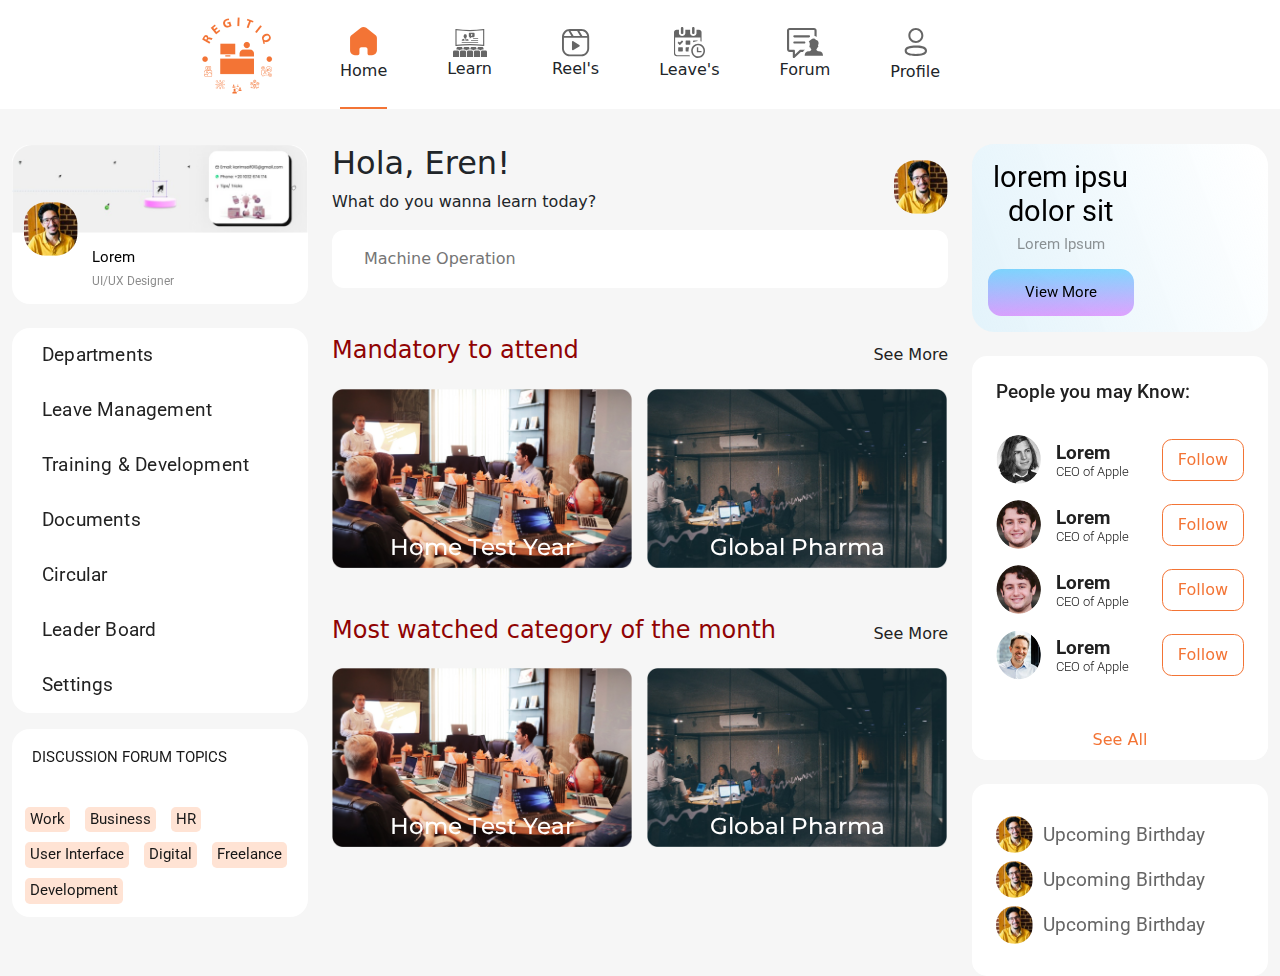
<file: learn.html>
<!doctype html>
<html lang="en">

<head>
    <meta charset="utf-8">
    <meta name="viewport" content="width=device-width, initial-scale=1">
    <title>Leave</title>
    <link rel="stylesheet" href="assets/css/bootstrap.min.css">
    <link rel="stylesheet" href="assets/css/style.css">
    <link rel="stylesheet" href="https://cdnjs.cloudflare.com/ajax/libs/font-awesome/6.4.2/css/all.min.css"
        integrity="sha512-z3gLpd7yknf1YoNbCzqRKc4qyor8gaKU1qmn+CShxbuBusANI9QpRohGBreCFkKxLhei6S9CQXFEbbKuqLg0DA=="
        crossorigin="anonymous" referrerpolicy="no-referrer" />
    <link rel="preconnect" href="https://fonts.googleapis.com">
    <link rel="preconnect" href="https://fonts.gstatic.com" crossorigin>
    <link href="https://fonts.googleapis.com/css2?family=Roboto:ital,wght@0,400;0,700;1,500&display=swap"
        rel="stylesheet">
    <link rel="preconnect" href="https://fonts.googleapis.com">
    <link rel="preconnect" href="https://fonts.gstatic.com" crossorigin>
    <link href="https://fonts.googleapis.com/css2?family=Montserrat:wght@400;500;600&display=swap" rel="stylesheet">
</head>
<style>
    .stories-container img{
        max-width: 300px;
    }
    .story{
        margin-right:15px;
    }
</style>

<body>

    <!-- main nav bar  -->
    <section>
        <div class="nav-panel d-none d-lg-flex fixed-top">
            <div class="container-fluid">
                <div class="row align-items-center">
                    <div class="col-4 d-flex justify-content-start justify-content-xl-center">
                        <div class="ms-0 ms-xl-5">
                            <a href="index.html"><img src="assets/img/logo.png" alt=""></a>
                        </div>
                    </div>
                    <div class="col-4">
                        <ul class="navbar-nav mb-2 mb-lg-0">
                            <li class="nav-item">
                                <a class="nav-link active" aria-current="page" href="index.html">
                                    <div class="text-center">
                                        <svg xmlns="http://www.w3.org/2000/svg" width="35" height="35"
                                            viewBox="0 0 35 35" fill="none">
                                            <path
                                                d="M13.4374 29.4626V25.1389C13.4374 24.0352 14.3387 23.1405 15.4505 23.1405H19.5147C20.0486 23.1405 20.5606 23.351 20.9382 23.7258C21.3157 24.1006 21.5278 24.6089 21.5278 25.1389V29.4626C21.5244 29.9215 21.7057 30.3627 22.0313 30.6884C22.357 31.014 22.8001 31.1972 23.2623 31.1972H26.0351C27.3301 31.2005 28.5731 30.6921 29.49 29.7843C30.4069 28.8764 30.9222 27.6437 30.9222 26.3581V14.0406C30.9222 13.0021 30.4585 12.0171 29.6561 11.3508L20.2237 3.87232C18.5829 2.56109 16.232 2.60342 14.6402 3.97287L5.42308 11.3508C4.58276 11.9974 4.08051 12.9854 4.05569 14.0406V26.3455C4.05569 29.025 6.24373 31.1972 8.94281 31.1972H11.6523C12.6123 31.1972 13.3925 30.4282 13.3995 29.4752L13.4374 29.4626Z"
                                                fill="#F37435" />
                                        </svg>
                                        <p>Home</p>
                                    </div>
                                </a>
                            </li>
                            <li class="nav-item centered">
                                <a class="nav-link" href="learn.html">

                                    <div class="text-center">
                                        <svg xmlns="http://www.w3.org/2000/svg" width="34" height="28"
                                            viewBox="0 0 34 28" fill="none">
                                            <g opacity="0.6" clip-path="url(#clip0_1_344)">
                                                <path fill-rule="evenodd" clip-rule="evenodd"
                                                    d="M25.646 21.3944H22.2752C21.5261 21.3944 20.9132 22.0218 20.9132 22.7892V28H27.008V22.7892C27.008 22.0218 26.395 21.3944 25.646 21.3944ZM16.7588 3.70315H20.6715C21.1875 3.70315 21.6085 4.13478 21.6085 4.66293V7.1752C21.6085 7.43893 21.5035 7.67888 21.3335 7.85289C21.1636 8.0269 20.9291 8.13497 20.6715 8.13497H18.3791L16.9554 9.38703C16.8896 9.44549 16.79 9.43733 16.7329 9.36936C16.7195 9.3536 16.7093 9.33526 16.703 9.31542C16.6966 9.29558 16.6941 9.27463 16.6957 9.25381L16.7714 8.13429H16.7588C16.5012 8.13429 16.2668 8.0269 16.0968 7.85289C15.9268 7.67888 15.8212 7.43893 15.8212 7.1752V4.66293C15.8212 4.13478 16.2422 3.70315 16.7588 3.70315ZM3.0632 0.082247C7.66449 0.67293 12.2545 0.963173 16.8332 0.961134C21.4119 0.958415 26.0026 0.662734 30.6039 0.082247L31.2473 0.00135945V17.1094L30.6039 17.0292C26.0026 16.4542 21.4119 16.1558 16.8332 16.1503C12.2439 16.1456 7.65453 16.4324 3.06519 17.0265L2.41972 17.1101V0L3.0632 0.082247ZM16.8332 2.13094C12.4012 2.13298 7.97925 1.86789 3.56722 1.32819V15.7846C7.98921 15.2388 12.4119 14.9757 16.8332 14.9805C21.2658 14.9859 25.6878 15.2585 30.0998 15.7853V1.32683C25.6878 1.85837 21.2658 2.12823 16.8332 2.13094ZM8.99925 13.7604C8.80933 13.7604 8.65527 13.6027 8.65527 13.4076C8.65527 13.2132 8.80933 13.0555 8.99925 13.0555H24.8591C25.049 13.0555 25.2037 13.2132 25.2037 13.4076C25.2037 13.6027 25.049 13.7604 24.8591 13.7604H8.99925ZM18.3021 11.8755C18.1122 11.8755 17.9575 11.7171 17.9575 11.5227C17.9575 11.3283 18.1122 11.17 18.3021 11.17H24.8591C25.049 11.17 25.2037 11.3283 25.2037 11.5227C25.2037 11.7171 25.049 11.8755 24.8591 11.8755H18.3021ZM20.4444 9.98995C20.3531 9.98995 20.2655 9.95282 20.2009 9.88672C20.1363 9.82063 20.1001 9.73098 20.1001 9.63751C20.1001 9.54404 20.1363 9.45439 20.2009 9.3883C20.2655 9.3222 20.3531 9.28507 20.4444 9.28507H24.8491C25.039 9.28507 25.1937 9.44277 25.1937 9.63785C25.1937 9.83225 25.039 9.98995 24.8491 9.98995H20.4444ZM12.3846 10.6642H12.4896C12.5839 10.6642 12.6609 10.5854 12.6609 10.4889V10.2047C12.6609 10.1082 12.5839 10.0294 12.4896 10.0294H11.8693C11.775 10.0294 11.698 10.1082 11.698 10.2047V10.4889C11.698 10.5854 11.775 10.6642 11.8693 10.6642H11.9756L11.7717 11.7226H12.5805L12.3846 10.6642ZM8.808 11.7226C8.88835 10.6554 8.68449 10.7009 9.55707 10.3665C9.99335 10.1993 10.3805 9.98791 10.7803 9.73165L11.5293 11.7226H8.808ZM13.6112 9.64125C13.9771 9.88119 14.327 10.0776 14.7421 10.2197C15.5569 10.497 15.5542 10.5358 15.5489 11.7226H12.8382L13.6112 9.64125ZM11.2996 9.1199C11.3188 8.95608 10.844 8.33006 10.757 8.0303C10.5711 7.72782 10.5053 7.24725 10.7079 6.92778C10.7882 6.80067 10.7537 6.69055 10.7537 6.51518C10.7537 4.77576 13.732 4.77508 13.732 6.51518C13.732 6.73542 13.6829 6.7864 13.7984 6.96041C13.993 7.24929 13.8934 7.76248 13.7287 8.03098C13.6231 8.34637 13.1251 8.94181 13.1596 9.12058C13.1908 10.0137 11.2936 9.98383 11.2996 9.1199ZM18.3373 4.88316L19.5512 5.75049C19.6037 5.78448 19.6355 5.84361 19.6355 5.90751C19.6355 5.968 19.6063 6.0251 19.5578 6.06045L18.3479 6.91554C18.316 6.94341 18.2749 6.95837 18.233 6.95837H18.2311C18.1308 6.95837 18.0491 6.87476 18.0491 6.77212V5.0327C18.0491 4.93006 18.1301 4.84713 18.2304 4.84713C18.2689 4.84713 18.3068 4.85937 18.3373 4.88316ZM15.3045 21.3944H18.6746C19.4244 21.3944 20.0373 22.0218 20.0373 22.7892V28H13.9419V22.7892C13.9419 22.0218 14.5548 21.3944 15.3045 21.3944ZM4.85816 18.061H8.22828C8.978 18.061 9.59093 18.6891 9.59093 19.4558V20.4768H8.3332C7.71164 20.4768 7.14652 20.7364 6.73746 21.1551C6.66441 21.2306 6.59601 21.3108 6.53292 21.3951C6.4705 21.3108 6.4021 21.2306 6.32839 21.1551C5.92 20.7364 5.35488 20.4768 4.73265 20.4768H3.4955V19.4558C3.4955 18.6884 4.1091 18.061 4.85816 18.061ZM29.1416 18.061H25.7715C25.0224 18.061 24.4088 18.6891 24.4088 19.4558V20.4768H25.646C26.2675 20.4768 26.8327 20.7364 27.2417 21.1551C27.3194 21.2347 27.3918 21.321 27.4582 21.4114C27.5233 21.3224 27.5943 21.2374 27.6714 21.1585L27.6767 21.1531C28.0871 20.7358 28.6502 20.4768 29.2671 20.4768H30.5043V19.4558C30.5043 18.6884 29.8907 18.061 29.1416 18.061ZM18.8001 18.061H22.1703C22.92 18.061 23.5329 18.6891 23.5329 19.4558V20.4768H22.2752C21.6536 20.4768 21.0885 20.7364 20.6794 21.1551C20.6064 21.2306 20.538 21.3108 20.4749 21.3951C20.4125 21.3108 20.3441 21.2306 20.2704 21.1551C19.862 20.7364 19.2969 20.4768 18.6746 20.4768H17.4375V19.4558C17.4375 18.6884 18.0511 18.061 18.8001 18.061ZM15.1996 18.061H11.8295C11.0798 18.061 10.4668 18.6891 10.4668 19.4558V20.4768H11.704C12.3255 20.4768 12.8907 20.7364 13.2997 21.1551C13.3728 21.2306 13.4412 21.3101 13.5043 21.3951C13.5667 21.3101 13.6351 21.2306 13.7081 21.1551C14.1172 20.7364 14.6823 20.4768 15.3045 20.4768H16.5623V19.4558C16.5623 18.6884 15.9487 18.061 15.1996 18.061ZM11.704 21.3944H8.3332C7.58414 21.3944 6.97121 22.0218 6.97121 22.7892V28H13.066V22.7892C13.066 22.0218 12.453 21.3944 11.704 21.3944ZM1.36253 21.3944H4.73265C5.48171 21.3944 6.09531 22.0218 6.09531 22.7892V28H-0.00012207V22.7892C-0.00012207 22.0218 0.612808 21.3944 1.36253 21.3944ZM29.2671 21.3944H32.6372C33.3869 21.3944 33.9999 22.0218 33.9999 22.7892V28H27.9044V22.7892C27.9044 22.0218 28.518 21.3944 29.2671 21.3944Z"
                                                    fill="black" />
                                            </g>
                                            <defs>
                                                <clipPath id="clip0_1_344">
                                                    <rect width="34" height="28" fill="white" />
                                                </clipPath>
                                            </defs>
                                        </svg>
                                        <p>Learn</p>
                                    </div>



                                </a>
                            </li>

                            <li class="nav-item centered">
                                <a class="nav-link" href="reels.html">

                                    <div class="text-center">
                                        <svg xmlns="http://www.w3.org/2000/svg" width="28" height="28"
                                            viewBox="0 0 28 28" fill="none">
                                            <g opacity="0.6">
                                                <path
                                                    d="M7.81852 0H19.3574C21.5045 0 23.458 0.881099 24.8753 2.2962C26.2949 3.71352 27.176 5.66929 27.176 7.81864V19.5244C27.176 21.6693 26.2949 23.6228 24.8798 25.0401L24.8753 25.0446C23.4558 26.4619 21.5023 27.3408 19.3596 27.3408H7.81852C5.66917 27.3408 3.7134 26.4597 2.29608 25.0446L2.24268 24.9845C0.858727 23.5738 -0.00012207 21.6425 -0.00012207 19.5221V7.81864C-0.00012207 5.66707 0.878752 3.71352 2.29608 2.2962C3.7134 0.878874 5.66695 0 7.81852 0ZM20.3608 6.90194L20.3764 6.92642H25.1824C24.9888 5.66262 24.3858 4.52787 23.5181 3.6579C22.4501 2.5899 20.9772 1.92685 19.3574 1.92685H17.3838L20.3608 6.90194ZM18.1381 6.92642L15.1454 1.92685H8.58169L11.6099 6.92642H18.1381ZM9.36934 6.92642L6.44125 2.08927C5.37102 2.34737 4.41205 2.9014 3.65777 3.6579C2.79002 4.52564 2.18928 5.66262 1.99348 6.92642H9.36934ZM25.2491 8.85326H1.92673V19.5244C1.92673 21.1197 2.56975 22.5726 3.60882 23.6361L3.65777 23.6829C4.72577 24.7509 6.20095 25.4161 7.81852 25.4161H19.3574C20.9772 25.4161 22.4501 24.7531 23.5159 23.6873L23.5203 23.6829C24.5861 22.6171 25.2491 21.1441 25.2491 19.5244V8.85326ZM11.3362 12.2264L17.3059 16.109C17.4016 16.1713 17.4884 16.2514 17.5573 16.3493C17.8288 16.7431 17.7287 17.2838 17.3348 17.5552L11.3896 21.0641C11.2406 21.1864 11.0492 21.2599 10.8378 21.2599C10.3572 21.2599 9.96787 20.8705 9.96787 20.3899V12.9384H9.97232C9.97232 12.767 10.0235 12.5935 10.1281 12.4422C10.404 12.0484 10.9446 11.9527 11.3362 12.2264Z"
                                                    fill="black" />
                                            </g>
                                        </svg>
                                        <p>Reel's</p>
                                    </div>

                                </a>
                            </li>
                            <li class="nav-item centered">
                                <a class="nav-link" href="leave.html">

                                    <div class="text-center">
                                        <svg xmlns="http://www.w3.org/2000/svg" width="31" height="31"
                                            viewBox="0 0 31 31" fill="none">
                                            <path opacity="0.6" fill-rule="evenodd" clip-rule="evenodd"
                                                d="M24.0981 16.6661C25.4627 16.6656 26.7969 17.0854 27.9318 17.8726C29.0667 18.6598 29.9514 19.779 30.474 21.0885C30.9966 22.3981 31.1335 23.8392 30.8676 25.2296C30.6017 26.62 29.9448 27.8973 28.98 28.8999C28.0152 29.9025 26.7859 30.5853 25.4475 30.8621C24.1091 31.1388 22.7218 30.997 21.461 30.4547C20.2001 29.9123 19.1225 28.9937 18.3643 27.815C17.6061 26.6364 17.2014 25.2506 17.2014 23.833C17.2014 21.9327 17.9279 20.1101 19.2212 18.7661C20.5145 17.4222 22.2687 16.6668 24.0981 16.6661ZM18.059 1.04815C18.059 0.46379 18.6165 -3.05176e-05 19.3052 -3.05176e-05C19.9939 -3.05176e-05 20.5513 0.476892 20.5513 1.06125V5.98771C20.5513 6.57469 19.9939 7.049 19.3052 7.049C18.6165 7.049 18.059 6.57469 18.059 5.98771V1.04815ZM6.89409 1.04815C6.89409 0.46379 7.45158 -3.05176e-05 8.14025 -3.05176e-05C8.82891 -3.05176e-05 9.38892 0.476892 9.38892 1.06125V5.98771C9.38892 6.57469 8.82891 7.0621 8.14025 7.0621C7.45158 7.0621 6.89409 6.5878 6.89409 6.00081V1.04815ZM16.1217 29.315H2.583C1.89873 29.3123 1.24325 29.0287 0.759393 28.526C0.275538 28.0234 0.00253531 27.3425 -0.00012207 26.6317L-0.00012207 5.36928C0.00319386 4.65868 0.276408 3.97816 0.760121 3.47568C1.24383 2.9732 1.89894 2.68938 2.583 2.68594H4.96432V5.98771C4.96659 6.42912 5.06435 6.86436 5.25036 7.26124C5.43636 7.65812 5.70586 8.0065 6.03894 8.28061C6.63392 8.78076 7.37612 9.05364 8.14151 9.05364C8.9069 9.05364 9.6491 8.78076 10.2441 8.28061C10.5772 8.0065 10.8467 7.65812 11.0327 7.26124C11.2187 6.86436 11.3164 6.42912 11.3187 5.98771V2.68594H16.1293V5.98771C16.1311 6.42894 16.2283 6.86411 16.4139 7.26101C16.5995 7.6579 16.8686 8.00636 17.2014 8.28061C17.7967 8.78097 18.5394 9.05395 19.3052 9.05395C20.071 9.05395 20.8136 8.78097 21.409 8.28061C21.7414 8.00598 22.0102 7.65744 22.1957 7.26063C22.3813 6.86382 22.4788 6.42885 22.4811 5.98771V2.68594H24.9734C25.6577 2.6887 26.3132 2.97229 26.797 3.47492C27.2809 3.97755 27.5539 4.65847 27.5566 5.36928V14.5645C27.1965 14.4194 26.8284 14.2969 26.4542 14.1976V10.453H1.10225V26.0604C1.10755 26.617 1.32359 27.149 1.70363 27.5413C2.08367 27.9336 2.59714 28.1547 3.13292 28.1568H15.4936C15.6805 28.5518 15.8911 28.9343 16.1242 29.3019L16.1217 29.315ZM4.96432 14.7243L5.83713 15.576L7.62564 13.6866C7.80979 13.4901 7.92835 13.3329 8.1579 13.5792L8.91468 14.3653C9.16694 14.6274 9.14423 14.7636 8.91468 14.9995L6.26092 17.6959C5.77659 18.1912 5.85983 18.22 5.36541 17.7143L3.71059 16.0031C3.68651 15.9807 3.66761 15.9529 3.65531 15.9219C3.64302 15.8908 3.63764 15.8573 3.63958 15.8238C3.64152 15.7902 3.65073 15.7576 3.66652 15.7283C3.68232 15.699 3.70428 15.6738 3.73078 15.6546L4.59602 14.7243C4.72467 14.5828 4.83062 14.5907 4.96432 14.7243ZM12.1083 13.5372H15.8114C15.9361 13.5372 16.0557 13.5885 16.1441 13.6798C16.2325 13.7712 16.2825 13.8951 16.2831 14.0247V17.2242C16.2818 17.3538 16.2317 17.4776 16.1435 17.5692C16.0553 17.6608 15.9361 17.7129 15.8114 17.7143H12.1083C11.9834 17.7136 11.8638 17.6617 11.7754 17.57C11.6871 17.4782 11.6372 17.354 11.6365 17.2242V14.0247C11.6379 13.8954 11.6881 13.7718 11.7763 13.6806C11.8646 13.5894 11.9838 13.5379 12.1083 13.5372ZM19.5726 13.5372H23.2757C23.38 13.5381 23.4811 13.5745 23.5635 13.6407C23.646 13.707 23.7053 13.7995 23.7323 13.9041C22.0947 13.9675 20.5004 14.4684 19.1034 15.3585V14.0247C19.1041 13.8951 19.154 13.7712 19.2424 13.6798C19.3308 13.5885 19.4504 13.5372 19.5751 13.5372H19.5726ZM12.1083 20.3373H15.1354C14.7342 21.4555 14.5308 22.6397 14.535 23.833C14.535 24.061 14.535 24.289 14.5577 24.5143H12.1083C11.9834 24.5136 11.8638 24.4618 11.7754 24.3701C11.6871 24.2783 11.6372 24.1541 11.6365 24.0243V20.8274C11.6372 20.6976 11.6871 20.5734 11.7754 20.4816C11.8638 20.3899 11.9834 20.338 12.1083 20.3373ZM4.64647 20.3373H8.34962C8.4122 20.3363 8.47436 20.3482 8.53247 20.3723C8.59057 20.3965 8.64347 20.4324 8.68808 20.478C8.73269 20.5237 8.76812 20.578 8.79229 20.638C8.81647 20.698 8.82892 20.7623 8.82891 20.8274V24.0243C8.82758 24.1552 8.77641 24.2802 8.6866 24.3721C8.59679 24.4639 8.47563 24.515 8.34962 24.5143H4.64899C4.52389 24.5143 4.4039 24.4627 4.31544 24.3708C4.22697 24.2789 4.17727 24.1543 4.17727 24.0243V20.8274C4.17727 20.6974 4.22697 20.5728 4.31544 20.4809C4.4039 20.389 4.52389 20.3373 4.64899 20.3373H4.64647ZM23.1395 20.2247H23.9821C24.057 20.2247 24.1288 20.2556 24.1818 20.3106C24.2348 20.3657 24.2646 20.4403 24.2646 20.5181V23.8933H27.2438C27.3182 23.8933 27.3897 23.9238 27.4426 23.9783C27.4956 24.0328 27.5256 24.1068 27.5263 24.1842V25.062C27.5256 25.1394 27.4956 25.2134 27.4426 25.2678C27.3897 25.3223 27.3182 25.3529 27.2438 25.3529H22.862V20.5181C22.862 20.4408 22.8914 20.3665 22.9439 20.3115C22.9963 20.2566 23.0675 20.2253 23.142 20.2247H23.1395ZM24.0956 18.2934C25.1505 18.2923 26.182 18.6163 27.0597 19.2244C27.9373 19.8325 28.6216 20.6973 29.026 21.7095C29.4304 22.7216 29.5367 23.8356 29.3315 24.9105C29.1263 25.9855 28.6188 26.973 27.8732 27.7483C27.1276 28.5235 26.1774 29.0517 25.1428 29.2658C24.1083 29.48 23.0358 29.3706 22.061 28.9515C21.0863 28.5324 20.2532 27.8223 19.667 26.9112C19.0808 26.0001 18.7679 24.9289 18.7679 23.833C18.7675 23.1057 18.9052 22.3854 19.1729 21.7133C19.4406 21.0412 19.8332 20.4305 20.3282 19.9161C20.8232 19.4016 21.4109 18.9935 22.0577 18.7151C22.7046 18.4367 23.3979 18.2934 24.0981 18.2934H24.0956Z"
                                                fill="black" />
                                        </svg>
                                        <p>Leave's</p>
                                    </div>

                                </a>
                            </li>

                            <li class="nav-item centered">
                                <a class="nav-link" href="forum.html">

                                    <div class="text-center">
                                        <svg xmlns="http://www.w3.org/2000/svg" width="36" height="30"
                                            viewBox="0 0 36 30" fill="none">
                                            <path opacity="0.6"
                                                d="M7.93253 26.5008L12.6526 22.0845C12.86 21.8896 13.1272 21.7929 13.3944 21.7929L18.0653 21.7916C17.2222 22.1963 16.5121 22.8047 15.9868 23.8845H13.8219L7.65691 29.6536C7.46003 29.8655 7.17527 30 6.85886 30C6.26613 30 5.78519 29.5308 5.78519 28.9525V23.8845H2.60425C1.88707 23.8845 1.23667 23.5964 0.766987 23.1374C0.293784 22.6758 -0.00012207 22.0385 -0.00012207 21.3429V2.54156C-0.00012207 1.84735 0.296597 1.21076 0.769097 0.750463C1.24089 0.289484 1.89339 0 2.60425 0H27.0252C27.736 0 28.3907 0.287426 28.8639 0.749091C29.3343 1.20801 29.6296 1.84254 29.6296 2.54156V9.0035C28.9419 8.53086 28.2233 8.24549 27.4822 8.12407V2.54156C27.4822 2.4222 27.4295 2.31107 27.3458 2.22944C27.2607 2.14643 27.1461 2.09499 27.0252 2.09499H2.60425C2.48542 2.09499 2.37222 2.14781 2.28644 2.23081C2.20136 2.3145 2.14722 2.42494 2.14722 2.54156V21.3429C2.14722 21.4623 2.19996 21.5741 2.28433 21.6571C2.368 21.7387 2.48191 21.7895 2.60425 21.7895H6.85886C7.4516 21.7895 7.93253 22.2587 7.93253 22.837V26.5008ZM17.957 27.7363C17.8079 27.7363 17.687 27.6183 17.687 27.4728C17.687 27.3974 17.6975 27.3233 17.7165 27.2499C18.1496 23.9003 19.667 23.8419 21.576 23.3549C22.1462 23.2102 23.1875 22.9001 23.7936 22.3822C24.1269 22.0961 24.3294 21.747 24.2486 21.3265C23.7873 20.9101 23.4322 20.4587 23.3521 19.5985L23.2972 19.5992C23.1693 19.5978 23.0455 19.5697 22.9302 19.5059C22.6757 19.3646 22.5357 19.0936 22.4689 18.7849C22.3888 18.4165 22.2925 17.3615 22.8071 17.1509L22.8114 17.1495C22.7474 15.9868 22.9492 14.1456 21.725 13.7841C24.141 10.8707 26.9268 9.28612 29.0185 11.8778C31.3487 11.9971 32.3879 15.3481 30.9409 17.1509H30.8797C31.3944 17.3615 31.2974 18.4165 31.2179 18.7849C31.1504 19.0936 31.0112 19.3646 30.7567 19.5059C30.6414 19.5697 30.5176 19.5978 30.3896 19.5992L30.3348 19.5985C30.2546 20.4587 29.8996 20.9101 29.4383 21.3265C29.3575 21.747 29.56 22.0961 29.8932 22.3822C30.4993 22.9001 31.54 23.2102 32.1109 23.3549C34.0199 23.8419 35.5372 23.9003 35.9703 27.2499C35.9893 27.3233 35.9999 27.3974 35.9999 27.4728C35.9999 27.6183 35.8789 27.7363 35.7299 27.7363H17.957ZM7.36933 9.42058C6.7766 9.42058 6.29566 8.95136 6.29566 8.37308C6.29566 7.7948 6.7766 7.32559 7.36933 7.32559H22.0028C22.5962 7.32559 23.0764 7.7948 23.0764 8.37308C23.0764 8.95136 22.5962 9.42058 22.0028 9.42058H7.36933ZM7.37003 15.6212C6.7773 15.6212 6.29636 15.1526 6.29636 14.5737C6.29636 13.9954 6.7773 13.5269 7.37003 13.5269H17.3389C17.9317 13.5269 18.4126 13.9954 18.4126 14.5737C18.4126 15.1526 17.9317 15.6212 17.3389 15.6212H7.37003Z"
                                                fill="black" />
                                        </svg>
                                        <p>Forum</p>
                                    </div>

                                </a>
                            </li>


                            <li class="nav-item centered">
                                <a class="nav-link" href="#">

                                    <div class="text-center">
                                        <svg xmlns="http://www.w3.org/2000/svg" width="35" height="35"
                                            viewBox="0 0 35 35" fill="none">
                                            <path fill-rule="evenodd" clip-rule="evenodd"
                                                d="M29.0414 25.8141C29.0414 30.4747 22.65 31.0135 17.8437 31.0135L17.4998 31.0132C14.4376 31.0057 6.64319 30.8124 6.64319 25.7858C6.64319 21.2203 12.7777 20.6101 17.5474 20.5871L18.1876 20.5867C21.2496 20.5942 29.0414 20.7875 29.0414 25.8141ZM17.8437 22.7075C11.8185 22.7075 8.76423 23.7425 8.76423 25.7858C8.76423 27.8475 11.8185 28.8924 17.8437 28.8924C23.8674 28.8924 26.9203 27.8574 26.9203 25.8141C26.9203 23.7524 23.8674 22.7075 17.8437 22.7075ZM17.8437 2.9162C21.984 2.9162 25.3508 6.28441 25.3508 10.4247C25.3508 14.5649 21.984 17.9317 17.8437 17.9317H17.7984C13.6667 17.919 10.3197 14.5494 10.3338 10.4204C10.3338 6.28441 13.702 2.9162 17.8437 2.9162ZM17.8437 4.93543C14.8163 4.93543 12.353 7.39725 12.353 10.4247C12.3431 13.4422 14.788 15.9026 17.8027 15.9139L17.8437 16.9235V15.9139C20.8697 15.9139 23.3315 13.4507 23.3315 10.4247C23.3315 7.39725 20.8697 4.93543 17.8437 4.93543Z"
                                                fill="black" fill-opacity="0.6" />
                                        </svg>
                                        <p>Profile</p>
                                    </div>


                                </a>
                            </li>

                        </ul>
                    </div>
                    <div class="col-4"></div>
                </div>
            </div>
        </div>
    </section>

    <!-- collpased nav bar  -->
    <section class="collapsed-nav">
        <div class="nav-panel d-flex d-lg-none justify-content-between">
            <div class="p-2">
                <button class="btn" type="button" data-bs-toggle="offcanvas" data-bs-target="#offcanvasScrolling"
                    aria-controls="offcanvasScrolling"><i class="fa-solid fa-bars"></i></button>

                <div class="offcanvas offcanvas-start" data-bs-scroll="true" data-bs-backdrop="false" tabindex="-1"
                    id="offcanvasScrolling" aria-labelledby="offcanvasScrollingLabel">
                    <div class="offcanvas-header" style="box-shadow: 0px 0px 13px -2px rgba(0, 0, 0, 0.25);">
                        <!-- <h5 class="offcanvas-title" id="offcanvasScrollingLabel">Offcanvas with body scrolling</h5> -->
                        <a href="index.html"><img src="assets/img/logo.png" alt=""></a>

                        <div>
                            <i class="fa-solid fa-bell"></i>
                            <i class="fa-regular fa-user"></i>
                            <button type="button" class="btn-close" data-bs-dismiss="offcanvas"
                                aria-label="Close"></button>
                        </div>
                    </div>
                    <div class="offcanvas-body">
                        <ul>
                            <li><a href=""><i class="fa-regular fa-circle-play"></i> Departments</a></li>
                            <li><a href=""><i class="fa-solid fa-chalkboard-user"></i> Leave Management</a></li>
                            <li><a href=""><i class="fa-solid fa-graduation-cap"></i> Training & Development</a></li>
                            <li><a href=""><i class="fa-regular fa-file-lines"></i> Documents</a></li>
                            <li><a href=""><i class="fa-solid fa-thumbtack"></i> Circular</a></li>
                            <li><a href=""><i class="fa-solid fa-ranking-star"></i> Leader Board </a></li>
                            <li><a href=""><i class="fa-solid fa-gear"></i> Settings</a></li>
                        </ul>
                    </div>
                </div>


            </div>
            <div class="p-2">
                <a href="index.html"><img src="assets/img/logo.png" alt=""></a>
            </div>
            <div class="p-2">
                <i class="fa-solid fa-comment-dots me-2"></i>
                <i class="fa-solid fa-bell me-2"></i>
            </div>
        </div>
    </section>

    <!-- main section starts  -->
    <section class="hero">
        <div class="container-xxl">
            <div class="row">
                <div class="col-3 d-none d-lg-block">

                    <div style="position: sticky; top:145px;">
                        <div class="profile-card mt-5">
                            <div>
                                <img src="assets/img/bannerpic.png" alt="" style="width: 100%;">
                            </div>
                            <div>
                                <img src="assets/img/user.png" alt="" id="profile-photo">
                                <div class="profile-details">
                                    <h4>Lorem</h4>
                                    <p>UI/UX Designer</p>
                                </div>
                            </div>
                        </div>

                        <div class="left-options mt-4">
                            <ul>
                                <li><a href=""><i class="fa-regular fa-circle-play"></i> Departments</a></li>
                                <li><a href=""><i class="fa-solid fa-chalkboard-user"></i> Leave Management</a></li>
                                <li><a href=""><i class="fa-solid fa-graduation-cap"></i> Training & Development</a>
                                </li>
                                <li><a href=""><i class="fa-regular fa-file-lines"></i> Documents</a></li>
                                <li><a href=""><i class="fa-solid fa-thumbtack"></i> Circular</a></li>
                                <li><a href=""><i class="fa-solid fa-ranking-star"></i> Leader Board </a></li>
                                <li><a href=""><i class="fa-solid fa-gear"></i> Settings</a></li>
                            </ul>
                        </div>

                        <div class="discussion-forum">
                            <div>
                                <h3>Discussion Forum Topics</h3>
                            </div>
                            <div class="p-2">
                                <div class="tags">
                                    <p>Work</p>
                                </div>
                                <div class="tags">
                                    <p>Business</p>
                                </div>
                                <div class="tags">
                                    <p>HR</p>
                                </div>
                                <div class="tags">
                                    <p>User Interface</p>
                                </div>
                                <div class="tags">
                                    <p>Digital</p>
                                </div>
                                <div class="tags">
                                    <p>Freelance</p>
                                </div>
                                <div class="tags">
                                    <p>Development</p>
                                </div>

                            </div>
                        </div>
                    </div>

                </div>



                <div class="col-lg-6 mb-5 ">
                    <div class="greet mt-5 d-flex justify-content-between align-items-center">
                        <div>
                            <h2>Hola, Eren!</h2>
                            <p>What do you wanna learn today?</p>
                        </div>
                        <div>
                            <img src="assets/img/user.png" alt="">
                        </div>
                    </div>

                    <div class="search d-flex align-items-center">
                        <i class="fa-solid fa-magnifying-glass"></i>
                        <input class="ps-3" type="text" placeholder="Machine Operation">
                    </div>

                    <div class="mt-5 content-box">
                        <div class="d-flex justify-content-between align-items-center">
                            <div>
                                <h4 style="color:rgb(144, 3, 3)">Mandatory to attend</h4>
                            </div>
                            <div>
                                <a href="">See More</a>
                            </div>
                        </div>
                        <div class="d-flex stories-container mt-3">
                            <a href="test.html"><div class="story">
                                <img src="assets/img/post1.png" alt="" class="">
                                <div class="story-overlay">
                                
                                    <h4>Home Test Year</h4>
                                </div>
                            </div></a>
                            <a href="test.html">
                                <div class="story">
                                    <img src="assets/img/post2.png" alt="" class="">
                                    <div class="story-overlay">
                                        <h4>Global Pharma</h4>
                                    </div>
                                </div>
                            </a>
                            <a href="test.html">
                                <div class="story">
                                    <img src="assets/img/post1.png" alt="" class="">
                                    <div class="story-overlay">
                                        <h4>Home Test Year</h4>
                                    </div>
                                </div>
                            </a>
                            <a href="test.html">
                                <div class="story">
                                    <img src="assets/img/post2.png" alt="" class="">
                                    <div class="story-overlay">
                                        <h4>Global Pharma</h4>
                                    </div>
                                </div>
                            </a>
                            <div class="story">
                                <img src="assets/img/post2.png" alt="" class="">
                            </div>
                        </div>
                    </div>

                    <div class="mt-5 content-box">
                        <div class="d-flex justify-content-between align-items-center">
                            <div>
                                <h4 style="color:rgb(144, 3, 3)">Most watched category of the month</h4>
                            </div>
                            <div>
                                <a href="">See More</a>
                            </div>
                        </div>

                        <div class="d-flex stories-container mt-3">
                            <div class="story">
                                <img src="assets/img/post1.png" alt="" class="">
                                <div class="story-overlay">
                                
                                    <h4>Home Test Year</h4>
                                </div>
                            </div>
                            <div class="story">
                                <img src="assets/img/post2.png" alt="" class="">
                                <div class="story-overlay">
                                    <h4>Global Pharma</h4>
                                </div>
                            </div>
                            <div class="story">
                                <img src="assets/img/post1.png" alt="" class="">
                                <div class="story-overlay">
                                    <h4>Home Test Year</h4>
                                </div>
                            </div>
                            <div class="story">
                                <img src="assets/img/post2.png" alt="" class="">
                                <div class="story-overlay">
                                    <h4>Global Pharma</h4>
                                </div>
                            </div>
                            <div class="story">
                                <img src="assets/img/post2.png" alt="" class="">
                            </div>
                        </div>
                    </div>
                </div>



                <div class="col-3 d-none d-lg-block">
                    <div style="position: sticky; top: 145px;">
                        <div class="third-col-first mt-5">
                            <div class="text-center p-3" style="width: 60%;">
                                <h2>lorem ipsu dolor sit</h2>
                                <p>Lorem Ipsum</p>
                                <button>View More</button>
                            </div>
                        </div>


                        <div class="people mt-4">
                            <div class="p-4">
                                <p>People you may Know:</p>

                                <div class="d-flex align-items-center justify-content-between my-3">
                                    <div class="d-flex align-items-center">
                                        <div>
                                            <img src="assets/img/user2.png" alt="">
                                        </div>
                                        <div class="content">
                                            <h4>Lorem</h4>
                                            <p>CEO of Apple</p>
                                        </div>
                                    </div>
                                    <div>
                                        <button>Follow</button>
                                    </div>
                                </div>

                                <div class="d-flex align-items-center justify-content-between my-3">
                                    <div class="d-flex align-items-center">
                                        <div>
                                            <img src="assets/img/user4.png" alt="">
                                        </div>
                                        <div class="content">
                                            <h4>Lorem</h4>
                                            <p>CEO of Apple</p>
                                        </div>
                                    </div>
                                    <div>
                                        <button>Follow</button>
                                    </div>
                                </div>

                                <div class="d-flex align-items-center justify-content-between my-3">
                                    <div class="d-flex align-items-center">
                                        <div>
                                            <img src="assets/img/user4.png" alt="">
                                        </div>
                                        <div class="content">
                                            <h4>Lorem</h4>
                                            <p>CEO of Apple</p>
                                        </div>
                                    </div>
                                    <div>
                                        <button>Follow</button>
                                    </div>
                                </div>

                                <div class="d-flex align-items-center justify-content-between my-3">
                                    <div class="d-flex align-items-center">
                                        <div>
                                            <img src="assets/img/user3.png" alt="">
                                        </div>
                                        <div class="content">
                                            <h4>Lorem</h4>
                                            <p>CEO of Apple</p>
                                        </div>
                                    </div>
                                    <div>
                                        <button>Follow</button>
                                    </div>
                                </div>




                            </div>
                            <div class="d-flex justify-content-center"
                                style="background-color: #ffffff; border-radius: 15px;">
                                <div>
                                    <button style="border: none; ">See All</button>
                                </div>
                            </div>
                        </div>

                        <div class="events mt-4">
                            <div class="p-4">
                                <div class="d-flex align-items-center my-2">
                                    <img src="assets/img/user.png" alt="">
                                    <p>Upcoming Birthday</p>
                                </div>
                                <div class="d-flex align-items-center my-2">
                                    <img src="assets/img/user.png" alt="">
                                    <p>Upcoming Birthday</p>
                                </div>
                                <div class="d-flex align-items-center my-2">
                                    <img src="assets/img/user.png" alt="">
                                    <p>Upcoming Birthday</p>
                                </div>
                            </div>
                        </div>

                    </div>
                </div>
            </div>
        </div>
    </section>




    <!-- bottom nav bar  -->
    <section class="bottom-nav d-block d-lg-none fixed-bottom">
        <div class="container-fluid">
            <div>
                <ul class="navbar-nav mb-2 mb-lg-0">
                    <li class="nav-item">
                        <a class="nav-link active" aria-current="page" href="index.html">
                            <div class="text-center">
                                <svg xmlns="http://www.w3.org/2000/svg" width="25" height="25" viewBox="0 0 35 35"
                                    fill="none">
                                    <path
                                        d="M13.4374 29.4626V25.1389C13.4374 24.0352 14.3387 23.1405 15.4505 23.1405H19.5147C20.0486 23.1405 20.5606 23.351 20.9382 23.7258C21.3157 24.1006 21.5278 24.6089 21.5278 25.1389V29.4626C21.5244 29.9215 21.7057 30.3627 22.0313 30.6884C22.357 31.014 22.8001 31.1972 23.2623 31.1972H26.0351C27.3301 31.2005 28.5731 30.6921 29.49 29.7843C30.4069 28.8764 30.9222 27.6437 30.9222 26.3581V14.0406C30.9222 13.0021 30.4585 12.0171 29.6561 11.3508L20.2237 3.87232C18.5829 2.56109 16.232 2.60342 14.6402 3.97287L5.42308 11.3508C4.58276 11.9974 4.08051 12.9854 4.05569 14.0406V26.3455C4.05569 29.025 6.24373 31.1972 8.94281 31.1972H11.6523C12.6123 31.1972 13.3925 30.4282 13.3995 29.4752L13.4374 29.4626Z"
                                        fill="#F37435" />
                                </svg>
                                <p>Home</p>
                            </div>
                        </a>
                    </li>
                    <li class="nav-item centered">
                        <a class="nav-link" href="learn.html">

                            <div class="text-center">
                                <svg xmlns="http://www.w3.org/2000/svg" width="25" height="25" viewBox="0 0 34 28"
                                    fill="none">
                                    <g opacity="0.6" clip-path="url(#clip0_1_344)">
                                        <path fill-rule="evenodd" clip-rule="evenodd"
                                            d="M25.646 21.3944H22.2752C21.5261 21.3944 20.9132 22.0218 20.9132 22.7892V28H27.008V22.7892C27.008 22.0218 26.395 21.3944 25.646 21.3944ZM16.7588 3.70315H20.6715C21.1875 3.70315 21.6085 4.13478 21.6085 4.66293V7.1752C21.6085 7.43893 21.5035 7.67888 21.3335 7.85289C21.1636 8.0269 20.9291 8.13497 20.6715 8.13497H18.3791L16.9554 9.38703C16.8896 9.44549 16.79 9.43733 16.7329 9.36936C16.7195 9.3536 16.7093 9.33526 16.703 9.31542C16.6966 9.29558 16.6941 9.27463 16.6957 9.25381L16.7714 8.13429H16.7588C16.5012 8.13429 16.2668 8.0269 16.0968 7.85289C15.9268 7.67888 15.8212 7.43893 15.8212 7.1752V4.66293C15.8212 4.13478 16.2422 3.70315 16.7588 3.70315ZM3.0632 0.082247C7.66449 0.67293 12.2545 0.963173 16.8332 0.961134C21.4119 0.958415 26.0026 0.662734 30.6039 0.082247L31.2473 0.00135945V17.1094L30.6039 17.0292C26.0026 16.4542 21.4119 16.1558 16.8332 16.1503C12.2439 16.1456 7.65453 16.4324 3.06519 17.0265L2.41972 17.1101V0L3.0632 0.082247ZM16.8332 2.13094C12.4012 2.13298 7.97925 1.86789 3.56722 1.32819V15.7846C7.98921 15.2388 12.4119 14.9757 16.8332 14.9805C21.2658 14.9859 25.6878 15.2585 30.0998 15.7853V1.32683C25.6878 1.85837 21.2658 2.12823 16.8332 2.13094ZM8.99925 13.7604C8.80933 13.7604 8.65527 13.6027 8.65527 13.4076C8.65527 13.2132 8.80933 13.0555 8.99925 13.0555H24.8591C25.049 13.0555 25.2037 13.2132 25.2037 13.4076C25.2037 13.6027 25.049 13.7604 24.8591 13.7604H8.99925ZM18.3021 11.8755C18.1122 11.8755 17.9575 11.7171 17.9575 11.5227C17.9575 11.3283 18.1122 11.17 18.3021 11.17H24.8591C25.049 11.17 25.2037 11.3283 25.2037 11.5227C25.2037 11.7171 25.049 11.8755 24.8591 11.8755H18.3021ZM20.4444 9.98995C20.3531 9.98995 20.2655 9.95282 20.2009 9.88672C20.1363 9.82063 20.1001 9.73098 20.1001 9.63751C20.1001 9.54404 20.1363 9.45439 20.2009 9.3883C20.2655 9.3222 20.3531 9.28507 20.4444 9.28507H24.8491C25.039 9.28507 25.1937 9.44277 25.1937 9.63785C25.1937 9.83225 25.039 9.98995 24.8491 9.98995H20.4444ZM12.3846 10.6642H12.4896C12.5839 10.6642 12.6609 10.5854 12.6609 10.4889V10.2047C12.6609 10.1082 12.5839 10.0294 12.4896 10.0294H11.8693C11.775 10.0294 11.698 10.1082 11.698 10.2047V10.4889C11.698 10.5854 11.775 10.6642 11.8693 10.6642H11.9756L11.7717 11.7226H12.5805L12.3846 10.6642ZM8.808 11.7226C8.88835 10.6554 8.68449 10.7009 9.55707 10.3665C9.99335 10.1993 10.3805 9.98791 10.7803 9.73165L11.5293 11.7226H8.808ZM13.6112 9.64125C13.9771 9.88119 14.327 10.0776 14.7421 10.2197C15.5569 10.497 15.5542 10.5358 15.5489 11.7226H12.8382L13.6112 9.64125ZM11.2996 9.1199C11.3188 8.95608 10.844 8.33006 10.757 8.0303C10.5711 7.72782 10.5053 7.24725 10.7079 6.92778C10.7882 6.80067 10.7537 6.69055 10.7537 6.51518C10.7537 4.77576 13.732 4.77508 13.732 6.51518C13.732 6.73542 13.6829 6.7864 13.7984 6.96041C13.993 7.24929 13.8934 7.76248 13.7287 8.03098C13.6231 8.34637 13.1251 8.94181 13.1596 9.12058C13.1908 10.0137 11.2936 9.98383 11.2996 9.1199ZM18.3373 4.88316L19.5512 5.75049C19.6037 5.78448 19.6355 5.84361 19.6355 5.90751C19.6355 5.968 19.6063 6.0251 19.5578 6.06045L18.3479 6.91554C18.316 6.94341 18.2749 6.95837 18.233 6.95837H18.2311C18.1308 6.95837 18.0491 6.87476 18.0491 6.77212V5.0327C18.0491 4.93006 18.1301 4.84713 18.2304 4.84713C18.2689 4.84713 18.3068 4.85937 18.3373 4.88316ZM15.3045 21.3944H18.6746C19.4244 21.3944 20.0373 22.0218 20.0373 22.7892V28H13.9419V22.7892C13.9419 22.0218 14.5548 21.3944 15.3045 21.3944ZM4.85816 18.061H8.22828C8.978 18.061 9.59093 18.6891 9.59093 19.4558V20.4768H8.3332C7.71164 20.4768 7.14652 20.7364 6.73746 21.1551C6.66441 21.2306 6.59601 21.3108 6.53292 21.3951C6.4705 21.3108 6.4021 21.2306 6.32839 21.1551C5.92 20.7364 5.35488 20.4768 4.73265 20.4768H3.4955V19.4558C3.4955 18.6884 4.1091 18.061 4.85816 18.061ZM29.1416 18.061H25.7715C25.0224 18.061 24.4088 18.6891 24.4088 19.4558V20.4768H25.646C26.2675 20.4768 26.8327 20.7364 27.2417 21.1551C27.3194 21.2347 27.3918 21.321 27.4582 21.4114C27.5233 21.3224 27.5943 21.2374 27.6714 21.1585L27.6767 21.1531C28.0871 20.7358 28.6502 20.4768 29.2671 20.4768H30.5043V19.4558C30.5043 18.6884 29.8907 18.061 29.1416 18.061ZM18.8001 18.061H22.1703C22.92 18.061 23.5329 18.6891 23.5329 19.4558V20.4768H22.2752C21.6536 20.4768 21.0885 20.7364 20.6794 21.1551C20.6064 21.2306 20.538 21.3108 20.4749 21.3951C20.4125 21.3108 20.3441 21.2306 20.2704 21.1551C19.862 20.7364 19.2969 20.4768 18.6746 20.4768H17.4375V19.4558C17.4375 18.6884 18.0511 18.061 18.8001 18.061ZM15.1996 18.061H11.8295C11.0798 18.061 10.4668 18.6891 10.4668 19.4558V20.4768H11.704C12.3255 20.4768 12.8907 20.7364 13.2997 21.1551C13.3728 21.2306 13.4412 21.3101 13.5043 21.3951C13.5667 21.3101 13.6351 21.2306 13.7081 21.1551C14.1172 20.7364 14.6823 20.4768 15.3045 20.4768H16.5623V19.4558C16.5623 18.6884 15.9487 18.061 15.1996 18.061ZM11.704 21.3944H8.3332C7.58414 21.3944 6.97121 22.0218 6.97121 22.7892V28H13.066V22.7892C13.066 22.0218 12.453 21.3944 11.704 21.3944ZM1.36253 21.3944H4.73265C5.48171 21.3944 6.09531 22.0218 6.09531 22.7892V28H-0.00012207V22.7892C-0.00012207 22.0218 0.612808 21.3944 1.36253 21.3944ZM29.2671 21.3944H32.6372C33.3869 21.3944 33.9999 22.0218 33.9999 22.7892V28H27.9044V22.7892C27.9044 22.0218 28.518 21.3944 29.2671 21.3944Z"
                                            fill="black" />
                                    </g>
                                    <defs>
                                        <clipPath id="clip0_1_344">
                                            <rect width="34" height="28" fill="white" />
                                        </clipPath>
                                    </defs>
                                </svg>
                                <p>Learn</p>
                            </div>



                        </a>
                    </li>

                    <li class="nav-item centered">
                        <a class="nav-link" href="reels.html">

                            <div class="text-center">
                                <svg xmlns="http://www.w3.org/2000/svg" width="25" height="25" viewBox="0 0 28 28"
                                    fill="none">
                                    <g opacity="0.6">
                                        <path
                                            d="M7.81852 0H19.3574C21.5045 0 23.458 0.881099 24.8753 2.2962C26.2949 3.71352 27.176 5.66929 27.176 7.81864V19.5244C27.176 21.6693 26.2949 23.6228 24.8798 25.0401L24.8753 25.0446C23.4558 26.4619 21.5023 27.3408 19.3596 27.3408H7.81852C5.66917 27.3408 3.7134 26.4597 2.29608 25.0446L2.24268 24.9845C0.858727 23.5738 -0.00012207 21.6425 -0.00012207 19.5221V7.81864C-0.00012207 5.66707 0.878752 3.71352 2.29608 2.2962C3.7134 0.878874 5.66695 0 7.81852 0ZM20.3608 6.90194L20.3764 6.92642H25.1824C24.9888 5.66262 24.3858 4.52787 23.5181 3.6579C22.4501 2.5899 20.9772 1.92685 19.3574 1.92685H17.3838L20.3608 6.90194ZM18.1381 6.92642L15.1454 1.92685H8.58169L11.6099 6.92642H18.1381ZM9.36934 6.92642L6.44125 2.08927C5.37102 2.34737 4.41205 2.9014 3.65777 3.6579C2.79002 4.52564 2.18928 5.66262 1.99348 6.92642H9.36934ZM25.2491 8.85326H1.92673V19.5244C1.92673 21.1197 2.56975 22.5726 3.60882 23.6361L3.65777 23.6829C4.72577 24.7509 6.20095 25.4161 7.81852 25.4161H19.3574C20.9772 25.4161 22.4501 24.7531 23.5159 23.6873L23.5203 23.6829C24.5861 22.6171 25.2491 21.1441 25.2491 19.5244V8.85326ZM11.3362 12.2264L17.3059 16.109C17.4016 16.1713 17.4884 16.2514 17.5573 16.3493C17.8288 16.7431 17.7287 17.2838 17.3348 17.5552L11.3896 21.0641C11.2406 21.1864 11.0492 21.2599 10.8378 21.2599C10.3572 21.2599 9.96787 20.8705 9.96787 20.3899V12.9384H9.97232C9.97232 12.767 10.0235 12.5935 10.1281 12.4422C10.404 12.0484 10.9446 11.9527 11.3362 12.2264Z"
                                            fill="black" />
                                    </g>
                                </svg>
                                <p>Reel's</p>
                            </div>

                        </a>
                    </li>
                    <li class="nav-item centered">
                        <a class="nav-link" href="leave.html">

                            <div class="text-center">
                                <svg xmlns="http://www.w3.org/2000/svg" width="25" height="25" viewBox="0 0 31 31"
                                    fill="none">
                                    <path opacity="0.6" fill-rule="evenodd" clip-rule="evenodd"
                                        d="M24.0981 16.6661C25.4627 16.6656 26.7969 17.0854 27.9318 17.8726C29.0667 18.6598 29.9514 19.779 30.474 21.0885C30.9966 22.3981 31.1335 23.8392 30.8676 25.2296C30.6017 26.62 29.9448 27.8973 28.98 28.8999C28.0152 29.9025 26.7859 30.5853 25.4475 30.8621C24.1091 31.1388 22.7218 30.997 21.461 30.4547C20.2001 29.9123 19.1225 28.9937 18.3643 27.815C17.6061 26.6364 17.2014 25.2506 17.2014 23.833C17.2014 21.9327 17.9279 20.1101 19.2212 18.7661C20.5145 17.4222 22.2687 16.6668 24.0981 16.6661ZM18.059 1.04815C18.059 0.46379 18.6165 -3.05176e-05 19.3052 -3.05176e-05C19.9939 -3.05176e-05 20.5513 0.476892 20.5513 1.06125V5.98771C20.5513 6.57469 19.9939 7.049 19.3052 7.049C18.6165 7.049 18.059 6.57469 18.059 5.98771V1.04815ZM6.89409 1.04815C6.89409 0.46379 7.45158 -3.05176e-05 8.14025 -3.05176e-05C8.82891 -3.05176e-05 9.38892 0.476892 9.38892 1.06125V5.98771C9.38892 6.57469 8.82891 7.0621 8.14025 7.0621C7.45158 7.0621 6.89409 6.5878 6.89409 6.00081V1.04815ZM16.1217 29.315H2.583C1.89873 29.3123 1.24325 29.0287 0.759393 28.526C0.275538 28.0234 0.00253531 27.3425 -0.00012207 26.6317L-0.00012207 5.36928C0.00319386 4.65868 0.276408 3.97816 0.760121 3.47568C1.24383 2.9732 1.89894 2.68938 2.583 2.68594H4.96432V5.98771C4.96659 6.42912 5.06435 6.86436 5.25036 7.26124C5.43636 7.65812 5.70586 8.0065 6.03894 8.28061C6.63392 8.78076 7.37612 9.05364 8.14151 9.05364C8.9069 9.05364 9.6491 8.78076 10.2441 8.28061C10.5772 8.0065 10.8467 7.65812 11.0327 7.26124C11.2187 6.86436 11.3164 6.42912 11.3187 5.98771V2.68594H16.1293V5.98771C16.1311 6.42894 16.2283 6.86411 16.4139 7.26101C16.5995 7.6579 16.8686 8.00636 17.2014 8.28061C17.7967 8.78097 18.5394 9.05395 19.3052 9.05395C20.071 9.05395 20.8136 8.78097 21.409 8.28061C21.7414 8.00598 22.0102 7.65744 22.1957 7.26063C22.3813 6.86382 22.4788 6.42885 22.4811 5.98771V2.68594H24.9734C25.6577 2.6887 26.3132 2.97229 26.797 3.47492C27.2809 3.97755 27.5539 4.65847 27.5566 5.36928V14.5645C27.1965 14.4194 26.8284 14.2969 26.4542 14.1976V10.453H1.10225V26.0604C1.10755 26.617 1.32359 27.149 1.70363 27.5413C2.08367 27.9336 2.59714 28.1547 3.13292 28.1568H15.4936C15.6805 28.5518 15.8911 28.9343 16.1242 29.3019L16.1217 29.315ZM4.96432 14.7243L5.83713 15.576L7.62564 13.6866C7.80979 13.4901 7.92835 13.3329 8.1579 13.5792L8.91468 14.3653C9.16694 14.6274 9.14423 14.7636 8.91468 14.9995L6.26092 17.6959C5.77659 18.1912 5.85983 18.22 5.36541 17.7143L3.71059 16.0031C3.68651 15.9807 3.66761 15.9529 3.65531 15.9219C3.64302 15.8908 3.63764 15.8573 3.63958 15.8238C3.64152 15.7902 3.65073 15.7576 3.66652 15.7283C3.68232 15.699 3.70428 15.6738 3.73078 15.6546L4.59602 14.7243C4.72467 14.5828 4.83062 14.5907 4.96432 14.7243ZM12.1083 13.5372H15.8114C15.9361 13.5372 16.0557 13.5885 16.1441 13.6798C16.2325 13.7712 16.2825 13.8951 16.2831 14.0247V17.2242C16.2818 17.3538 16.2317 17.4776 16.1435 17.5692C16.0553 17.6608 15.9361 17.7129 15.8114 17.7143H12.1083C11.9834 17.7136 11.8638 17.6617 11.7754 17.57C11.6871 17.4782 11.6372 17.354 11.6365 17.2242V14.0247C11.6379 13.8954 11.6881 13.7718 11.7763 13.6806C11.8646 13.5894 11.9838 13.5379 12.1083 13.5372ZM19.5726 13.5372H23.2757C23.38 13.5381 23.4811 13.5745 23.5635 13.6407C23.646 13.707 23.7053 13.7995 23.7323 13.9041C22.0947 13.9675 20.5004 14.4684 19.1034 15.3585V14.0247C19.1041 13.8951 19.154 13.7712 19.2424 13.6798C19.3308 13.5885 19.4504 13.5372 19.5751 13.5372H19.5726ZM12.1083 20.3373H15.1354C14.7342 21.4555 14.5308 22.6397 14.535 23.833C14.535 24.061 14.535 24.289 14.5577 24.5143H12.1083C11.9834 24.5136 11.8638 24.4618 11.7754 24.3701C11.6871 24.2783 11.6372 24.1541 11.6365 24.0243V20.8274C11.6372 20.6976 11.6871 20.5734 11.7754 20.4816C11.8638 20.3899 11.9834 20.338 12.1083 20.3373ZM4.64647 20.3373H8.34962C8.4122 20.3363 8.47436 20.3482 8.53247 20.3723C8.59057 20.3965 8.64347 20.4324 8.68808 20.478C8.73269 20.5237 8.76812 20.578 8.79229 20.638C8.81647 20.698 8.82892 20.7623 8.82891 20.8274V24.0243C8.82758 24.1552 8.77641 24.2802 8.6866 24.3721C8.59679 24.4639 8.47563 24.515 8.34962 24.5143H4.64899C4.52389 24.5143 4.4039 24.4627 4.31544 24.3708C4.22697 24.2789 4.17727 24.1543 4.17727 24.0243V20.8274C4.17727 20.6974 4.22697 20.5728 4.31544 20.4809C4.4039 20.389 4.52389 20.3373 4.64899 20.3373H4.64647ZM23.1395 20.2247H23.9821C24.057 20.2247 24.1288 20.2556 24.1818 20.3106C24.2348 20.3657 24.2646 20.4403 24.2646 20.5181V23.8933H27.2438C27.3182 23.8933 27.3897 23.9238 27.4426 23.9783C27.4956 24.0328 27.5256 24.1068 27.5263 24.1842V25.062C27.5256 25.1394 27.4956 25.2134 27.4426 25.2678C27.3897 25.3223 27.3182 25.3529 27.2438 25.3529H22.862V20.5181C22.862 20.4408 22.8914 20.3665 22.9439 20.3115C22.9963 20.2566 23.0675 20.2253 23.142 20.2247H23.1395ZM24.0956 18.2934C25.1505 18.2923 26.182 18.6163 27.0597 19.2244C27.9373 19.8325 28.6216 20.6973 29.026 21.7095C29.4304 22.7216 29.5367 23.8356 29.3315 24.9105C29.1263 25.9855 28.6188 26.973 27.8732 27.7483C27.1276 28.5235 26.1774 29.0517 25.1428 29.2658C24.1083 29.48 23.0358 29.3706 22.061 28.9515C21.0863 28.5324 20.2532 27.8223 19.667 26.9112C19.0808 26.0001 18.7679 24.9289 18.7679 23.833C18.7675 23.1057 18.9052 22.3854 19.1729 21.7133C19.4406 21.0412 19.8332 20.4305 20.3282 19.9161C20.8232 19.4016 21.4109 18.9935 22.0577 18.7151C22.7046 18.4367 23.3979 18.2934 24.0981 18.2934H24.0956Z"
                                        fill="black" />
                                </svg>
                                <p>Leave's</p>
                            </div>

                        </a>
                    </li>

                    <li class="nav-item centered">
                        <a class="nav-link" href="forum.html">

                            <div class="text-center">
                                <svg xmlns="http://www.w3.org/2000/svg" width="25" height="25" viewBox="0 0 36 30"
                                    fill="none">
                                    <path opacity="0.6"
                                        d="M7.93253 26.5008L12.6526 22.0845C12.86 21.8896 13.1272 21.7929 13.3944 21.7929L18.0653 21.7916C17.2222 22.1963 16.5121 22.8047 15.9868 23.8845H13.8219L7.65691 29.6536C7.46003 29.8655 7.17527 30 6.85886 30C6.26613 30 5.78519 29.5308 5.78519 28.9525V23.8845H2.60425C1.88707 23.8845 1.23667 23.5964 0.766987 23.1374C0.293784 22.6758 -0.00012207 22.0385 -0.00012207 21.3429V2.54156C-0.00012207 1.84735 0.296597 1.21076 0.769097 0.750463C1.24089 0.289484 1.89339 0 2.60425 0H27.0252C27.736 0 28.3907 0.287426 28.8639 0.749091C29.3343 1.20801 29.6296 1.84254 29.6296 2.54156V9.0035C28.9419 8.53086 28.2233 8.24549 27.4822 8.12407V2.54156C27.4822 2.4222 27.4295 2.31107 27.3458 2.22944C27.2607 2.14643 27.1461 2.09499 27.0252 2.09499H2.60425C2.48542 2.09499 2.37222 2.14781 2.28644 2.23081C2.20136 2.3145 2.14722 2.42494 2.14722 2.54156V21.3429C2.14722 21.4623 2.19996 21.5741 2.28433 21.6571C2.368 21.7387 2.48191 21.7895 2.60425 21.7895H6.85886C7.4516 21.7895 7.93253 22.2587 7.93253 22.837V26.5008ZM17.957 27.7363C17.8079 27.7363 17.687 27.6183 17.687 27.4728C17.687 27.3974 17.6975 27.3233 17.7165 27.2499C18.1496 23.9003 19.667 23.8419 21.576 23.3549C22.1462 23.2102 23.1875 22.9001 23.7936 22.3822C24.1269 22.0961 24.3294 21.747 24.2486 21.3265C23.7873 20.9101 23.4322 20.4587 23.3521 19.5985L23.2972 19.5992C23.1693 19.5978 23.0455 19.5697 22.9302 19.5059C22.6757 19.3646 22.5357 19.0936 22.4689 18.7849C22.3888 18.4165 22.2925 17.3615 22.8071 17.1509L22.8114 17.1495C22.7474 15.9868 22.9492 14.1456 21.725 13.7841C24.141 10.8707 26.9268 9.28612 29.0185 11.8778C31.3487 11.9971 32.3879 15.3481 30.9409 17.1509H30.8797C31.3944 17.3615 31.2974 18.4165 31.2179 18.7849C31.1504 19.0936 31.0112 19.3646 30.7567 19.5059C30.6414 19.5697 30.5176 19.5978 30.3896 19.5992L30.3348 19.5985C30.2546 20.4587 29.8996 20.9101 29.4383 21.3265C29.3575 21.747 29.56 22.0961 29.8932 22.3822C30.4993 22.9001 31.54 23.2102 32.1109 23.3549C34.0199 23.8419 35.5372 23.9003 35.9703 27.2499C35.9893 27.3233 35.9999 27.3974 35.9999 27.4728C35.9999 27.6183 35.8789 27.7363 35.7299 27.7363H17.957ZM7.36933 9.42058C6.7766 9.42058 6.29566 8.95136 6.29566 8.37308C6.29566 7.7948 6.7766 7.32559 7.36933 7.32559H22.0028C22.5962 7.32559 23.0764 7.7948 23.0764 8.37308C23.0764 8.95136 22.5962 9.42058 22.0028 9.42058H7.36933ZM7.37003 15.6212C6.7773 15.6212 6.29636 15.1526 6.29636 14.5737C6.29636 13.9954 6.7773 13.5269 7.37003 13.5269H17.3389C17.9317 13.5269 18.4126 13.9954 18.4126 14.5737C18.4126 15.1526 17.9317 15.6212 17.3389 15.6212H7.37003Z"
                                        fill="black" />
                                </svg>
                                <p>Forum</p>
                            </div>

                        </a>
                    </li>


                </ul>
            </div>
        </div>
    </section>


    <script src="assets/js/bootstrap.min.js"
        integrity="sha384-BBtl+eGJRgqQAUMxJ7pMwbEyER4l1g+O15P+16Ep7Q9Q+zqX6gSbd85u4mG4QzX+"
        crossorigin="anonymous"></script>
    <script src="assets/js/jquery-3.6.4.min.js" crossorigin="anonymous"></script>

</body>

</html>
</file>
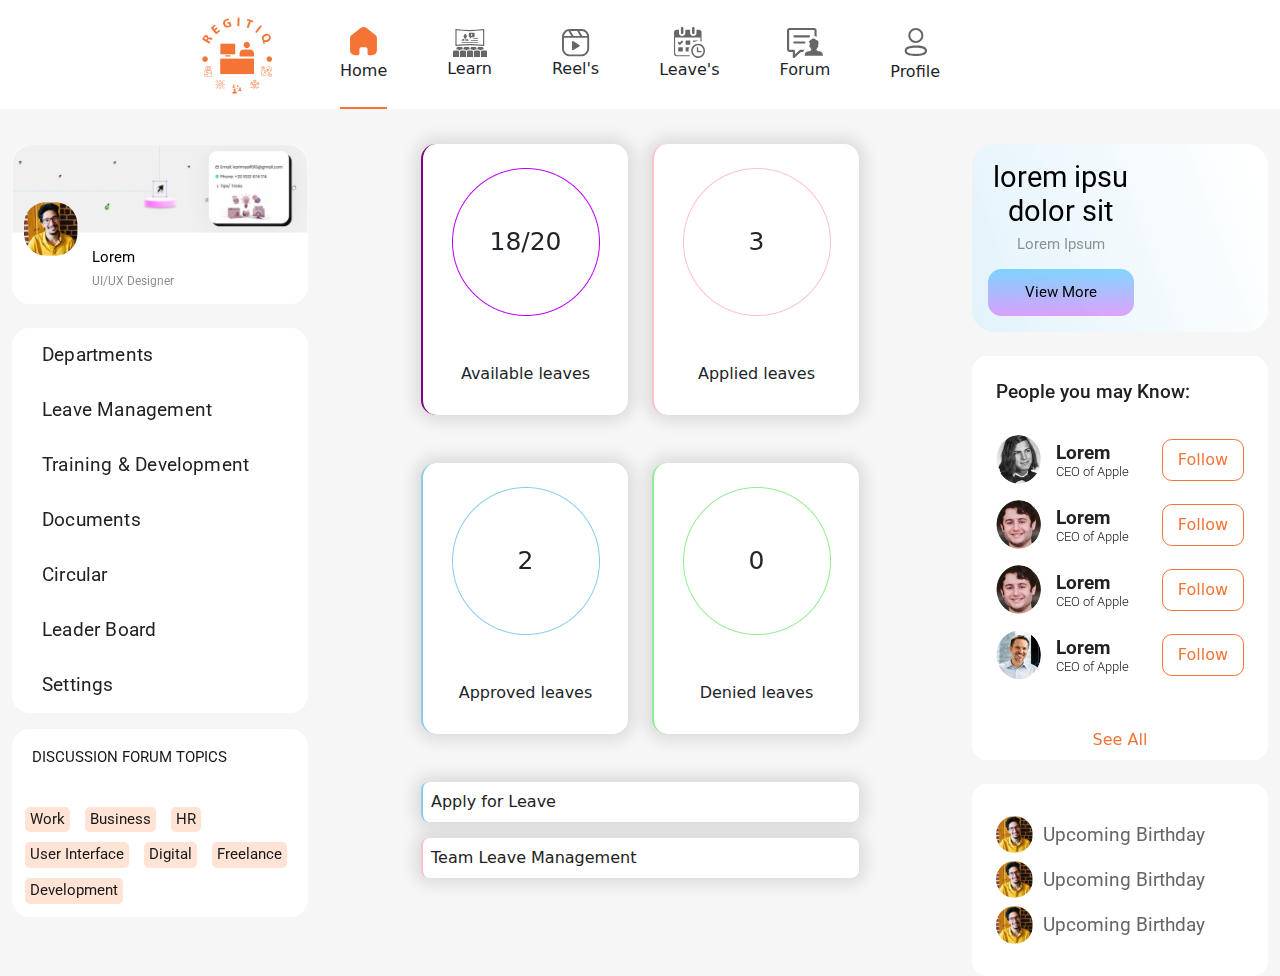
<file: leave.html>
<!doctype html>
<html lang="en">

<head>
    <meta charset="utf-8">
    <meta name="viewport" content="width=device-width, initial-scale=1">
    <title>Leave</title>
    <link rel="stylesheet" href="assets/css/bootstrap.min.css">
    <link rel="stylesheet" href="assets/css/style.css">
    <link rel="stylesheet" href="https://cdnjs.cloudflare.com/ajax/libs/font-awesome/6.4.2/css/all.min.css"
        integrity="sha512-z3gLpd7yknf1YoNbCzqRKc4qyor8gaKU1qmn+CShxbuBusANI9QpRohGBreCFkKxLhei6S9CQXFEbbKuqLg0DA=="
        crossorigin="anonymous" referrerpolicy="no-referrer" />
    <link rel="preconnect" href="https://fonts.googleapis.com">
    <link rel="preconnect" href="https://fonts.gstatic.com" crossorigin>
    <link href="https://fonts.googleapis.com/css2?family=Roboto:ital,wght@0,400;0,700;1,500&display=swap"
        rel="stylesheet">
    <link rel="preconnect" href="https://fonts.googleapis.com">
    <link rel="preconnect" href="https://fonts.gstatic.com" crossorigin>
    <link href="https://fonts.googleapis.com/css2?family=Montserrat:wght@400;500;600&display=swap" rel="stylesheet">
</head>

<body>

    <!-- main nav bar  -->
    <section>
        <div class="nav-panel d-none d-lg-flex fixed-top">
          <div class="container-fluid">
            <div class="row align-items-center">
              <div class="col-4 d-flex justify-content-start justify-content-xl-center">
                <div class="ms-0 ms-xl-5">
                  <a href="index.html"><img src="assets/img/logo.png" alt=""></a>
                </div>
              </div>
              <div class="col-4">
                <ul class="navbar-nav mb-2 mb-lg-0">
                  <li class="nav-item">
                    <a class="nav-link active" aria-current="page" href="index.html">
                      <div class="text-center">
                        <svg xmlns="http://www.w3.org/2000/svg" width="35" height="35" viewBox="0 0 35 35" fill="none">
                          <path
                            d="M13.4374 29.4626V25.1389C13.4374 24.0352 14.3387 23.1405 15.4505 23.1405H19.5147C20.0486 23.1405 20.5606 23.351 20.9382 23.7258C21.3157 24.1006 21.5278 24.6089 21.5278 25.1389V29.4626C21.5244 29.9215 21.7057 30.3627 22.0313 30.6884C22.357 31.014 22.8001 31.1972 23.2623 31.1972H26.0351C27.3301 31.2005 28.5731 30.6921 29.49 29.7843C30.4069 28.8764 30.9222 27.6437 30.9222 26.3581V14.0406C30.9222 13.0021 30.4585 12.0171 29.6561 11.3508L20.2237 3.87232C18.5829 2.56109 16.232 2.60342 14.6402 3.97287L5.42308 11.3508C4.58276 11.9974 4.08051 12.9854 4.05569 14.0406V26.3455C4.05569 29.025 6.24373 31.1972 8.94281 31.1972H11.6523C12.6123 31.1972 13.3925 30.4282 13.3995 29.4752L13.4374 29.4626Z"
                            fill="#F37435" />
                        </svg>
                        <p>Home</p>
                      </div>
                    </a>
                  </li>
                  <li class="nav-item centered">
                    <a class="nav-link" href="learn.html">
    
                      <div class="text-center">
                        <svg xmlns="http://www.w3.org/2000/svg" width="34" height="28" viewBox="0 0 34 28" fill="none">
                          <g opacity="0.6" clip-path="url(#clip0_1_344)">
                            <path fill-rule="evenodd" clip-rule="evenodd"
                              d="M25.646 21.3944H22.2752C21.5261 21.3944 20.9132 22.0218 20.9132 22.7892V28H27.008V22.7892C27.008 22.0218 26.395 21.3944 25.646 21.3944ZM16.7588 3.70315H20.6715C21.1875 3.70315 21.6085 4.13478 21.6085 4.66293V7.1752C21.6085 7.43893 21.5035 7.67888 21.3335 7.85289C21.1636 8.0269 20.9291 8.13497 20.6715 8.13497H18.3791L16.9554 9.38703C16.8896 9.44549 16.79 9.43733 16.7329 9.36936C16.7195 9.3536 16.7093 9.33526 16.703 9.31542C16.6966 9.29558 16.6941 9.27463 16.6957 9.25381L16.7714 8.13429H16.7588C16.5012 8.13429 16.2668 8.0269 16.0968 7.85289C15.9268 7.67888 15.8212 7.43893 15.8212 7.1752V4.66293C15.8212 4.13478 16.2422 3.70315 16.7588 3.70315ZM3.0632 0.082247C7.66449 0.67293 12.2545 0.963173 16.8332 0.961134C21.4119 0.958415 26.0026 0.662734 30.6039 0.082247L31.2473 0.00135945V17.1094L30.6039 17.0292C26.0026 16.4542 21.4119 16.1558 16.8332 16.1503C12.2439 16.1456 7.65453 16.4324 3.06519 17.0265L2.41972 17.1101V0L3.0632 0.082247ZM16.8332 2.13094C12.4012 2.13298 7.97925 1.86789 3.56722 1.32819V15.7846C7.98921 15.2388 12.4119 14.9757 16.8332 14.9805C21.2658 14.9859 25.6878 15.2585 30.0998 15.7853V1.32683C25.6878 1.85837 21.2658 2.12823 16.8332 2.13094ZM8.99925 13.7604C8.80933 13.7604 8.65527 13.6027 8.65527 13.4076C8.65527 13.2132 8.80933 13.0555 8.99925 13.0555H24.8591C25.049 13.0555 25.2037 13.2132 25.2037 13.4076C25.2037 13.6027 25.049 13.7604 24.8591 13.7604H8.99925ZM18.3021 11.8755C18.1122 11.8755 17.9575 11.7171 17.9575 11.5227C17.9575 11.3283 18.1122 11.17 18.3021 11.17H24.8591C25.049 11.17 25.2037 11.3283 25.2037 11.5227C25.2037 11.7171 25.049 11.8755 24.8591 11.8755H18.3021ZM20.4444 9.98995C20.3531 9.98995 20.2655 9.95282 20.2009 9.88672C20.1363 9.82063 20.1001 9.73098 20.1001 9.63751C20.1001 9.54404 20.1363 9.45439 20.2009 9.3883C20.2655 9.3222 20.3531 9.28507 20.4444 9.28507H24.8491C25.039 9.28507 25.1937 9.44277 25.1937 9.63785C25.1937 9.83225 25.039 9.98995 24.8491 9.98995H20.4444ZM12.3846 10.6642H12.4896C12.5839 10.6642 12.6609 10.5854 12.6609 10.4889V10.2047C12.6609 10.1082 12.5839 10.0294 12.4896 10.0294H11.8693C11.775 10.0294 11.698 10.1082 11.698 10.2047V10.4889C11.698 10.5854 11.775 10.6642 11.8693 10.6642H11.9756L11.7717 11.7226H12.5805L12.3846 10.6642ZM8.808 11.7226C8.88835 10.6554 8.68449 10.7009 9.55707 10.3665C9.99335 10.1993 10.3805 9.98791 10.7803 9.73165L11.5293 11.7226H8.808ZM13.6112 9.64125C13.9771 9.88119 14.327 10.0776 14.7421 10.2197C15.5569 10.497 15.5542 10.5358 15.5489 11.7226H12.8382L13.6112 9.64125ZM11.2996 9.1199C11.3188 8.95608 10.844 8.33006 10.757 8.0303C10.5711 7.72782 10.5053 7.24725 10.7079 6.92778C10.7882 6.80067 10.7537 6.69055 10.7537 6.51518C10.7537 4.77576 13.732 4.77508 13.732 6.51518C13.732 6.73542 13.6829 6.7864 13.7984 6.96041C13.993 7.24929 13.8934 7.76248 13.7287 8.03098C13.6231 8.34637 13.1251 8.94181 13.1596 9.12058C13.1908 10.0137 11.2936 9.98383 11.2996 9.1199ZM18.3373 4.88316L19.5512 5.75049C19.6037 5.78448 19.6355 5.84361 19.6355 5.90751C19.6355 5.968 19.6063 6.0251 19.5578 6.06045L18.3479 6.91554C18.316 6.94341 18.2749 6.95837 18.233 6.95837H18.2311C18.1308 6.95837 18.0491 6.87476 18.0491 6.77212V5.0327C18.0491 4.93006 18.1301 4.84713 18.2304 4.84713C18.2689 4.84713 18.3068 4.85937 18.3373 4.88316ZM15.3045 21.3944H18.6746C19.4244 21.3944 20.0373 22.0218 20.0373 22.7892V28H13.9419V22.7892C13.9419 22.0218 14.5548 21.3944 15.3045 21.3944ZM4.85816 18.061H8.22828C8.978 18.061 9.59093 18.6891 9.59093 19.4558V20.4768H8.3332C7.71164 20.4768 7.14652 20.7364 6.73746 21.1551C6.66441 21.2306 6.59601 21.3108 6.53292 21.3951C6.4705 21.3108 6.4021 21.2306 6.32839 21.1551C5.92 20.7364 5.35488 20.4768 4.73265 20.4768H3.4955V19.4558C3.4955 18.6884 4.1091 18.061 4.85816 18.061ZM29.1416 18.061H25.7715C25.0224 18.061 24.4088 18.6891 24.4088 19.4558V20.4768H25.646C26.2675 20.4768 26.8327 20.7364 27.2417 21.1551C27.3194 21.2347 27.3918 21.321 27.4582 21.4114C27.5233 21.3224 27.5943 21.2374 27.6714 21.1585L27.6767 21.1531C28.0871 20.7358 28.6502 20.4768 29.2671 20.4768H30.5043V19.4558C30.5043 18.6884 29.8907 18.061 29.1416 18.061ZM18.8001 18.061H22.1703C22.92 18.061 23.5329 18.6891 23.5329 19.4558V20.4768H22.2752C21.6536 20.4768 21.0885 20.7364 20.6794 21.1551C20.6064 21.2306 20.538 21.3108 20.4749 21.3951C20.4125 21.3108 20.3441 21.2306 20.2704 21.1551C19.862 20.7364 19.2969 20.4768 18.6746 20.4768H17.4375V19.4558C17.4375 18.6884 18.0511 18.061 18.8001 18.061ZM15.1996 18.061H11.8295C11.0798 18.061 10.4668 18.6891 10.4668 19.4558V20.4768H11.704C12.3255 20.4768 12.8907 20.7364 13.2997 21.1551C13.3728 21.2306 13.4412 21.3101 13.5043 21.3951C13.5667 21.3101 13.6351 21.2306 13.7081 21.1551C14.1172 20.7364 14.6823 20.4768 15.3045 20.4768H16.5623V19.4558C16.5623 18.6884 15.9487 18.061 15.1996 18.061ZM11.704 21.3944H8.3332C7.58414 21.3944 6.97121 22.0218 6.97121 22.7892V28H13.066V22.7892C13.066 22.0218 12.453 21.3944 11.704 21.3944ZM1.36253 21.3944H4.73265C5.48171 21.3944 6.09531 22.0218 6.09531 22.7892V28H-0.00012207V22.7892C-0.00012207 22.0218 0.612808 21.3944 1.36253 21.3944ZM29.2671 21.3944H32.6372C33.3869 21.3944 33.9999 22.0218 33.9999 22.7892V28H27.9044V22.7892C27.9044 22.0218 28.518 21.3944 29.2671 21.3944Z"
                              fill="black" />
                          </g>
                          <defs>
                            <clipPath id="clip0_1_344">
                              <rect width="34" height="28" fill="white" />
                            </clipPath>
                          </defs>
                        </svg>
                        <p>Learn</p>
                      </div>
    
    
    
                    </a>
                  </li>
    
                  <li class="nav-item centered">
                    <a class="nav-link" href="reels.html">
    
                      <div class="text-center">
                        <svg xmlns="http://www.w3.org/2000/svg" width="28" height="28" viewBox="0 0 28 28" fill="none">
                          <g opacity="0.6">
                            <path
                              d="M7.81852 0H19.3574C21.5045 0 23.458 0.881099 24.8753 2.2962C26.2949 3.71352 27.176 5.66929 27.176 7.81864V19.5244C27.176 21.6693 26.2949 23.6228 24.8798 25.0401L24.8753 25.0446C23.4558 26.4619 21.5023 27.3408 19.3596 27.3408H7.81852C5.66917 27.3408 3.7134 26.4597 2.29608 25.0446L2.24268 24.9845C0.858727 23.5738 -0.00012207 21.6425 -0.00012207 19.5221V7.81864C-0.00012207 5.66707 0.878752 3.71352 2.29608 2.2962C3.7134 0.878874 5.66695 0 7.81852 0ZM20.3608 6.90194L20.3764 6.92642H25.1824C24.9888 5.66262 24.3858 4.52787 23.5181 3.6579C22.4501 2.5899 20.9772 1.92685 19.3574 1.92685H17.3838L20.3608 6.90194ZM18.1381 6.92642L15.1454 1.92685H8.58169L11.6099 6.92642H18.1381ZM9.36934 6.92642L6.44125 2.08927C5.37102 2.34737 4.41205 2.9014 3.65777 3.6579C2.79002 4.52564 2.18928 5.66262 1.99348 6.92642H9.36934ZM25.2491 8.85326H1.92673V19.5244C1.92673 21.1197 2.56975 22.5726 3.60882 23.6361L3.65777 23.6829C4.72577 24.7509 6.20095 25.4161 7.81852 25.4161H19.3574C20.9772 25.4161 22.4501 24.7531 23.5159 23.6873L23.5203 23.6829C24.5861 22.6171 25.2491 21.1441 25.2491 19.5244V8.85326ZM11.3362 12.2264L17.3059 16.109C17.4016 16.1713 17.4884 16.2514 17.5573 16.3493C17.8288 16.7431 17.7287 17.2838 17.3348 17.5552L11.3896 21.0641C11.2406 21.1864 11.0492 21.2599 10.8378 21.2599C10.3572 21.2599 9.96787 20.8705 9.96787 20.3899V12.9384H9.97232C9.97232 12.767 10.0235 12.5935 10.1281 12.4422C10.404 12.0484 10.9446 11.9527 11.3362 12.2264Z"
                              fill="black" />
                          </g>
                        </svg>
                        <p>Reel's</p>
                      </div>
    
                    </a>
                  </li>
                  <li class="nav-item centered">
                    <a class="nav-link" href="leave.html">
    
                      <div class="text-center">
                        <svg xmlns="http://www.w3.org/2000/svg" width="31" height="31" viewBox="0 0 31 31" fill="none">
                          <path opacity="0.6" fill-rule="evenodd" clip-rule="evenodd"
                            d="M24.0981 16.6661C25.4627 16.6656 26.7969 17.0854 27.9318 17.8726C29.0667 18.6598 29.9514 19.779 30.474 21.0885C30.9966 22.3981 31.1335 23.8392 30.8676 25.2296C30.6017 26.62 29.9448 27.8973 28.98 28.8999C28.0152 29.9025 26.7859 30.5853 25.4475 30.8621C24.1091 31.1388 22.7218 30.997 21.461 30.4547C20.2001 29.9123 19.1225 28.9937 18.3643 27.815C17.6061 26.6364 17.2014 25.2506 17.2014 23.833C17.2014 21.9327 17.9279 20.1101 19.2212 18.7661C20.5145 17.4222 22.2687 16.6668 24.0981 16.6661ZM18.059 1.04815C18.059 0.46379 18.6165 -3.05176e-05 19.3052 -3.05176e-05C19.9939 -3.05176e-05 20.5513 0.476892 20.5513 1.06125V5.98771C20.5513 6.57469 19.9939 7.049 19.3052 7.049C18.6165 7.049 18.059 6.57469 18.059 5.98771V1.04815ZM6.89409 1.04815C6.89409 0.46379 7.45158 -3.05176e-05 8.14025 -3.05176e-05C8.82891 -3.05176e-05 9.38892 0.476892 9.38892 1.06125V5.98771C9.38892 6.57469 8.82891 7.0621 8.14025 7.0621C7.45158 7.0621 6.89409 6.5878 6.89409 6.00081V1.04815ZM16.1217 29.315H2.583C1.89873 29.3123 1.24325 29.0287 0.759393 28.526C0.275538 28.0234 0.00253531 27.3425 -0.00012207 26.6317L-0.00012207 5.36928C0.00319386 4.65868 0.276408 3.97816 0.760121 3.47568C1.24383 2.9732 1.89894 2.68938 2.583 2.68594H4.96432V5.98771C4.96659 6.42912 5.06435 6.86436 5.25036 7.26124C5.43636 7.65812 5.70586 8.0065 6.03894 8.28061C6.63392 8.78076 7.37612 9.05364 8.14151 9.05364C8.9069 9.05364 9.6491 8.78076 10.2441 8.28061C10.5772 8.0065 10.8467 7.65812 11.0327 7.26124C11.2187 6.86436 11.3164 6.42912 11.3187 5.98771V2.68594H16.1293V5.98771C16.1311 6.42894 16.2283 6.86411 16.4139 7.26101C16.5995 7.6579 16.8686 8.00636 17.2014 8.28061C17.7967 8.78097 18.5394 9.05395 19.3052 9.05395C20.071 9.05395 20.8136 8.78097 21.409 8.28061C21.7414 8.00598 22.0102 7.65744 22.1957 7.26063C22.3813 6.86382 22.4788 6.42885 22.4811 5.98771V2.68594H24.9734C25.6577 2.6887 26.3132 2.97229 26.797 3.47492C27.2809 3.97755 27.5539 4.65847 27.5566 5.36928V14.5645C27.1965 14.4194 26.8284 14.2969 26.4542 14.1976V10.453H1.10225V26.0604C1.10755 26.617 1.32359 27.149 1.70363 27.5413C2.08367 27.9336 2.59714 28.1547 3.13292 28.1568H15.4936C15.6805 28.5518 15.8911 28.9343 16.1242 29.3019L16.1217 29.315ZM4.96432 14.7243L5.83713 15.576L7.62564 13.6866C7.80979 13.4901 7.92835 13.3329 8.1579 13.5792L8.91468 14.3653C9.16694 14.6274 9.14423 14.7636 8.91468 14.9995L6.26092 17.6959C5.77659 18.1912 5.85983 18.22 5.36541 17.7143L3.71059 16.0031C3.68651 15.9807 3.66761 15.9529 3.65531 15.9219C3.64302 15.8908 3.63764 15.8573 3.63958 15.8238C3.64152 15.7902 3.65073 15.7576 3.66652 15.7283C3.68232 15.699 3.70428 15.6738 3.73078 15.6546L4.59602 14.7243C4.72467 14.5828 4.83062 14.5907 4.96432 14.7243ZM12.1083 13.5372H15.8114C15.9361 13.5372 16.0557 13.5885 16.1441 13.6798C16.2325 13.7712 16.2825 13.8951 16.2831 14.0247V17.2242C16.2818 17.3538 16.2317 17.4776 16.1435 17.5692C16.0553 17.6608 15.9361 17.7129 15.8114 17.7143H12.1083C11.9834 17.7136 11.8638 17.6617 11.7754 17.57C11.6871 17.4782 11.6372 17.354 11.6365 17.2242V14.0247C11.6379 13.8954 11.6881 13.7718 11.7763 13.6806C11.8646 13.5894 11.9838 13.5379 12.1083 13.5372ZM19.5726 13.5372H23.2757C23.38 13.5381 23.4811 13.5745 23.5635 13.6407C23.646 13.707 23.7053 13.7995 23.7323 13.9041C22.0947 13.9675 20.5004 14.4684 19.1034 15.3585V14.0247C19.1041 13.8951 19.154 13.7712 19.2424 13.6798C19.3308 13.5885 19.4504 13.5372 19.5751 13.5372H19.5726ZM12.1083 20.3373H15.1354C14.7342 21.4555 14.5308 22.6397 14.535 23.833C14.535 24.061 14.535 24.289 14.5577 24.5143H12.1083C11.9834 24.5136 11.8638 24.4618 11.7754 24.3701C11.6871 24.2783 11.6372 24.1541 11.6365 24.0243V20.8274C11.6372 20.6976 11.6871 20.5734 11.7754 20.4816C11.8638 20.3899 11.9834 20.338 12.1083 20.3373ZM4.64647 20.3373H8.34962C8.4122 20.3363 8.47436 20.3482 8.53247 20.3723C8.59057 20.3965 8.64347 20.4324 8.68808 20.478C8.73269 20.5237 8.76812 20.578 8.79229 20.638C8.81647 20.698 8.82892 20.7623 8.82891 20.8274V24.0243C8.82758 24.1552 8.77641 24.2802 8.6866 24.3721C8.59679 24.4639 8.47563 24.515 8.34962 24.5143H4.64899C4.52389 24.5143 4.4039 24.4627 4.31544 24.3708C4.22697 24.2789 4.17727 24.1543 4.17727 24.0243V20.8274C4.17727 20.6974 4.22697 20.5728 4.31544 20.4809C4.4039 20.389 4.52389 20.3373 4.64899 20.3373H4.64647ZM23.1395 20.2247H23.9821C24.057 20.2247 24.1288 20.2556 24.1818 20.3106C24.2348 20.3657 24.2646 20.4403 24.2646 20.5181V23.8933H27.2438C27.3182 23.8933 27.3897 23.9238 27.4426 23.9783C27.4956 24.0328 27.5256 24.1068 27.5263 24.1842V25.062C27.5256 25.1394 27.4956 25.2134 27.4426 25.2678C27.3897 25.3223 27.3182 25.3529 27.2438 25.3529H22.862V20.5181C22.862 20.4408 22.8914 20.3665 22.9439 20.3115C22.9963 20.2566 23.0675 20.2253 23.142 20.2247H23.1395ZM24.0956 18.2934C25.1505 18.2923 26.182 18.6163 27.0597 19.2244C27.9373 19.8325 28.6216 20.6973 29.026 21.7095C29.4304 22.7216 29.5367 23.8356 29.3315 24.9105C29.1263 25.9855 28.6188 26.973 27.8732 27.7483C27.1276 28.5235 26.1774 29.0517 25.1428 29.2658C24.1083 29.48 23.0358 29.3706 22.061 28.9515C21.0863 28.5324 20.2532 27.8223 19.667 26.9112C19.0808 26.0001 18.7679 24.9289 18.7679 23.833C18.7675 23.1057 18.9052 22.3854 19.1729 21.7133C19.4406 21.0412 19.8332 20.4305 20.3282 19.9161C20.8232 19.4016 21.4109 18.9935 22.0577 18.7151C22.7046 18.4367 23.3979 18.2934 24.0981 18.2934H24.0956Z"
                            fill="black" />
                        </svg>
                        <p>Leave's</p>
                      </div>
    
                    </a>
                  </li>
    
                  <li class="nav-item centered">
                    <a class="nav-link" href="forum.html">
    
                      <div class="text-center">
                        <svg xmlns="http://www.w3.org/2000/svg" width="36" height="30" viewBox="0 0 36 30" fill="none">
                          <path opacity="0.6"
                            d="M7.93253 26.5008L12.6526 22.0845C12.86 21.8896 13.1272 21.7929 13.3944 21.7929L18.0653 21.7916C17.2222 22.1963 16.5121 22.8047 15.9868 23.8845H13.8219L7.65691 29.6536C7.46003 29.8655 7.17527 30 6.85886 30C6.26613 30 5.78519 29.5308 5.78519 28.9525V23.8845H2.60425C1.88707 23.8845 1.23667 23.5964 0.766987 23.1374C0.293784 22.6758 -0.00012207 22.0385 -0.00012207 21.3429V2.54156C-0.00012207 1.84735 0.296597 1.21076 0.769097 0.750463C1.24089 0.289484 1.89339 0 2.60425 0H27.0252C27.736 0 28.3907 0.287426 28.8639 0.749091C29.3343 1.20801 29.6296 1.84254 29.6296 2.54156V9.0035C28.9419 8.53086 28.2233 8.24549 27.4822 8.12407V2.54156C27.4822 2.4222 27.4295 2.31107 27.3458 2.22944C27.2607 2.14643 27.1461 2.09499 27.0252 2.09499H2.60425C2.48542 2.09499 2.37222 2.14781 2.28644 2.23081C2.20136 2.3145 2.14722 2.42494 2.14722 2.54156V21.3429C2.14722 21.4623 2.19996 21.5741 2.28433 21.6571C2.368 21.7387 2.48191 21.7895 2.60425 21.7895H6.85886C7.4516 21.7895 7.93253 22.2587 7.93253 22.837V26.5008ZM17.957 27.7363C17.8079 27.7363 17.687 27.6183 17.687 27.4728C17.687 27.3974 17.6975 27.3233 17.7165 27.2499C18.1496 23.9003 19.667 23.8419 21.576 23.3549C22.1462 23.2102 23.1875 22.9001 23.7936 22.3822C24.1269 22.0961 24.3294 21.747 24.2486 21.3265C23.7873 20.9101 23.4322 20.4587 23.3521 19.5985L23.2972 19.5992C23.1693 19.5978 23.0455 19.5697 22.9302 19.5059C22.6757 19.3646 22.5357 19.0936 22.4689 18.7849C22.3888 18.4165 22.2925 17.3615 22.8071 17.1509L22.8114 17.1495C22.7474 15.9868 22.9492 14.1456 21.725 13.7841C24.141 10.8707 26.9268 9.28612 29.0185 11.8778C31.3487 11.9971 32.3879 15.3481 30.9409 17.1509H30.8797C31.3944 17.3615 31.2974 18.4165 31.2179 18.7849C31.1504 19.0936 31.0112 19.3646 30.7567 19.5059C30.6414 19.5697 30.5176 19.5978 30.3896 19.5992L30.3348 19.5985C30.2546 20.4587 29.8996 20.9101 29.4383 21.3265C29.3575 21.747 29.56 22.0961 29.8932 22.3822C30.4993 22.9001 31.54 23.2102 32.1109 23.3549C34.0199 23.8419 35.5372 23.9003 35.9703 27.2499C35.9893 27.3233 35.9999 27.3974 35.9999 27.4728C35.9999 27.6183 35.8789 27.7363 35.7299 27.7363H17.957ZM7.36933 9.42058C6.7766 9.42058 6.29566 8.95136 6.29566 8.37308C6.29566 7.7948 6.7766 7.32559 7.36933 7.32559H22.0028C22.5962 7.32559 23.0764 7.7948 23.0764 8.37308C23.0764 8.95136 22.5962 9.42058 22.0028 9.42058H7.36933ZM7.37003 15.6212C6.7773 15.6212 6.29636 15.1526 6.29636 14.5737C6.29636 13.9954 6.7773 13.5269 7.37003 13.5269H17.3389C17.9317 13.5269 18.4126 13.9954 18.4126 14.5737C18.4126 15.1526 17.9317 15.6212 17.3389 15.6212H7.37003Z"
                            fill="black" />
                        </svg>
                        <p>Forum</p>
                      </div>
    
                    </a>
                  </li>
    
    
                  <li class="nav-item centered">
                    <a class="nav-link" href="#">
    
                      <div class="text-center">
                        <svg xmlns="http://www.w3.org/2000/svg" width="35" height="35" viewBox="0 0 35 35" fill="none">
                          <path fill-rule="evenodd" clip-rule="evenodd"
                            d="M29.0414 25.8141C29.0414 30.4747 22.65 31.0135 17.8437 31.0135L17.4998 31.0132C14.4376 31.0057 6.64319 30.8124 6.64319 25.7858C6.64319 21.2203 12.7777 20.6101 17.5474 20.5871L18.1876 20.5867C21.2496 20.5942 29.0414 20.7875 29.0414 25.8141ZM17.8437 22.7075C11.8185 22.7075 8.76423 23.7425 8.76423 25.7858C8.76423 27.8475 11.8185 28.8924 17.8437 28.8924C23.8674 28.8924 26.9203 27.8574 26.9203 25.8141C26.9203 23.7524 23.8674 22.7075 17.8437 22.7075ZM17.8437 2.9162C21.984 2.9162 25.3508 6.28441 25.3508 10.4247C25.3508 14.5649 21.984 17.9317 17.8437 17.9317H17.7984C13.6667 17.919 10.3197 14.5494 10.3338 10.4204C10.3338 6.28441 13.702 2.9162 17.8437 2.9162ZM17.8437 4.93543C14.8163 4.93543 12.353 7.39725 12.353 10.4247C12.3431 13.4422 14.788 15.9026 17.8027 15.9139L17.8437 16.9235V15.9139C20.8697 15.9139 23.3315 13.4507 23.3315 10.4247C23.3315 7.39725 20.8697 4.93543 17.8437 4.93543Z"
                            fill="black" fill-opacity="0.6" />
                        </svg>
                        <p>Profile</p>
                      </div>
    
    
                    </a>
                  </li>
    
                </ul>
              </div>
              <div class="col-4"></div>
            </div>
          </div>
        </div>
      </section>

    <!-- collpased nav bar  -->
    <section class="collapsed-nav">
        <div class="nav-panel d-flex d-lg-none justify-content-between">
            <div class="p-2">
                <button class="btn" type="button" data-bs-toggle="offcanvas" data-bs-target="#offcanvasScrolling"
                    aria-controls="offcanvasScrolling"><i class="fa-solid fa-bars"></i></button>

                <div class="offcanvas offcanvas-start" data-bs-scroll="true" data-bs-backdrop="false" tabindex="-1"
                    id="offcanvasScrolling" aria-labelledby="offcanvasScrollingLabel">
                    <div class="offcanvas-header" style="box-shadow: 0px 0px 13px -2px rgba(0, 0, 0, 0.25);">
                        <!-- <h5 class="offcanvas-title" id="offcanvasScrollingLabel">Offcanvas with body scrolling</h5> -->
                        <a href="index.html"><img src="assets/img/logo.png" alt=""></a>

                        <div>
                            <i class="fa-solid fa-bell"></i>
                            <i class="fa-regular fa-user"></i>
                            <button type="button" class="btn-close" data-bs-dismiss="offcanvas"
                                aria-label="Close"></button>
                        </div>
                    </div>
                    <div class="offcanvas-body">
                        <ul>
                            <li><a href=""><i class="fa-regular fa-circle-play"></i> Departments</a></li>
                            <li><a href=""><i class="fa-solid fa-chalkboard-user"></i> Leave Management</a></li>
                            <li><a href=""><i class="fa-solid fa-graduation-cap"></i> Training & Development</a></li>
                            <li><a href=""><i class="fa-regular fa-file-lines"></i> Documents</a></li>
                            <li><a href=""><i class="fa-solid fa-thumbtack"></i> Circular</a></li>
                            <li><a href=""><i class="fa-solid fa-ranking-star"></i> Leader Board </a></li>
                            <li><a href=""><i class="fa-solid fa-gear"></i> Settings</a></li>
                        </ul>
                    </div>
                </div>


            </div>
            <div class="p-2">
                <a href="index.html"><img src="assets/img/logo.png" alt=""></a>
            </div>
            <div class="p-2">
                <i class="fa-solid fa-comment-dots me-2"></i>
                <i class="fa-solid fa-bell me-2"></i>
            </div>
        </div>
    </section>

    <!-- main section starts  -->
    <section class="hero">
        <div class="container-xxl">
            <div class="row">
                <div class="col-3 d-none d-lg-block">

                    <div style="position: sticky; top:145px;">
                        <div class="profile-card mt-5">
                            <div>
                                <img src="assets/img/bannerpic.png" alt="" style="width: 100%;">
                            </div>
                            <div>
                                <img src="assets/img/user.png" alt="" id="profile-photo">
                                <div class="profile-details">
                                    <h4>Lorem</h4>
                                    <p>UI/UX Designer</p>
                                </div>
                            </div>
                        </div>

                        <div class="left-options mt-4">
                            <ul>
                                <li><a href=""><i class="fa-regular fa-circle-play"></i> Departments</a></li>
                                <li><a href=""><i class="fa-solid fa-chalkboard-user"></i> Leave Management</a></li>
                                <li><a href=""><i class="fa-solid fa-graduation-cap"></i> Training & Development</a>
                                </li>
                                <li><a href=""><i class="fa-regular fa-file-lines"></i> Documents</a></li>
                                <li><a href=""><i class="fa-solid fa-thumbtack"></i> Circular</a></li>
                                <li><a href=""><i class="fa-solid fa-ranking-star"></i> Leader Board </a></li>
                                <li><a href=""><i class="fa-solid fa-gear"></i> Settings</a></li>
                            </ul>
                        </div>

                        <div class="discussion-forum">
                            <div>
                                <h3>Discussion Forum Topics</h3>
                            </div>
                            <div class="p-2">
                                <div class="tags">
                                    <p>Work</p>
                                </div>
                                <div class="tags">
                                    <p>Business</p>
                                </div>
                                <div class="tags">
                                    <p>HR</p>
                                </div>
                                <div class="tags">
                                    <p>User Interface</p>
                                </div>
                                <div class="tags">
                                    <p>Digital</p>
                                </div>
                                <div class="tags">
                                    <p>Freelance</p>
                                </div>
                                <div class="tags">
                                    <p>Development</p>
                                </div>

                            </div>
                        </div>
                    </div>

                </div>



                <div class="col-lg-6 mb-5 d-flex flex-column align-items-center">
                    <div class="row mt-0 mt-sm-5" style="width: 75%;">
                        <div class="col-sm-6 d-flex justify-content-center">
                            <div class="leave-card p-4 text-center w-80 mt-4 mt-md-0" style="border-left: 2px solid purple;">
                                <div class="circle">
                                    <img src="assets/img/circle.png" alt="" class="img-fluid">
                                    <div class="overlay-text">
                                        <p>18/20</p>
                                    </div>
                                </div>
                                <div class="mt-5">
                                    <h6>Available leaves</h6>
                                </div>
                            </div>
                        </div>
                        <div class="col-sm-6 d-flex justify-content-center">
                            <div class="leave-card p-4 text-center w-80 mt-4 mt-md-0" style="border-left: 2px solid pink;">
                                <div class="circle">
                                    <img src="assets/img/circle-pink.png" alt="" class="img-fluid">
                                    <div class="overlay-text">
                                        <p>3</p>
                                    </div>
                                </div>
                                <div class="mt-5">
                                    <h6>Applied leaves</h6>
                                </div>
                            </div>
                        </div>
                    </div>
                    <div class="row mt-0 mt-sm-5" style="width: 75%;">
                        <div class="col-sm-6 d-flex justify-content-center">
                            <div class="leave-card p-4 text-center w-80 mt-4 mt-md-0" style="border-left: 2px solid skyblue;">
                                <div class="circle">
                                    <img src="assets/img/circle-light-blue.png" alt="" class="img-fluid">
                                    <div class="overlay-text">
                                        <p>2</p>
                                    </div>
                                </div>
                                <div class="mt-5">
                                    <h6>Approved leaves</h6>
                                </div>
                            </div>
                        </div>
                        <div class="col-sm-6 d-flex justify-content-center">
                            <div class="leave-card p-4 text-center w-80 mt-4 mt-md-0" style="border-left: 2px solid lightgreen;">
                                <div class="circle">
                                    <img src="assets/img/circle-light-green.png" alt="" class="img-fluid">
                                    <div class="overlay-text">
                                        <p>0</p>
                                    </div>
                                </div>
                                <div class="mt-5">
                                    <h6>Denied leaves</h6>
                                </div>
                            </div>
                        </div>
                    </div>
                    <div class="row mt-5" style="width: 75%;">
                        <a href="" style="text-decoration: none; color:#222222;">
                            <div class="leave-card-2" style="border-left: 2px solid skyblue;">
                                <p class="p-2">Apply for Leave</p>
                            </div>
                        </a>
                        <a href="" style="text-decoration: none; color:#222222;">
                            <div class="leave-card-2" style="border-left: 2px solid pink;">
                                <p class="p-2">Team Leave Management</p>
                            </div>
                        </a>
                    </div>
                </div>



                <div class="col-3 d-none d-lg-block">
                    <div style="position: sticky; top: 145px;">
                        <div class="third-col-first mt-5">
                            <div class="text-center p-3" style="width: 60%;">
                                <h2>lorem ipsu dolor sit</h2>
                                <p>Lorem Ipsum</p>
                                <button>View More</button>
                            </div>
                        </div>


                        <div class="people mt-4">
                            <div class="p-4">
                                <p>People you may Know:</p>

                                <div class="d-flex align-items-center justify-content-between my-3">
                                    <div class="d-flex align-items-center">
                                        <div>
                                            <img src="assets/img/user2.png" alt="">
                                        </div>
                                        <div class="content">
                                            <h4>Lorem</h4>
                                            <p>CEO of Apple</p>
                                        </div>
                                    </div>
                                    <div>
                                        <button>Follow</button>
                                    </div>
                                </div>

                                <div class="d-flex align-items-center justify-content-between my-3">
                                    <div class="d-flex align-items-center">
                                        <div>
                                            <img src="assets/img/user4.png" alt="">
                                        </div>
                                        <div class="content">
                                            <h4>Lorem</h4>
                                            <p>CEO of Apple</p>
                                        </div>
                                    </div>
                                    <div>
                                        <button>Follow</button>
                                    </div>
                                </div>

                                <div class="d-flex align-items-center justify-content-between my-3">
                                    <div class="d-flex align-items-center">
                                        <div>
                                            <img src="assets/img/user4.png" alt="">
                                        </div>
                                        <div class="content">
                                            <h4>Lorem</h4>
                                            <p>CEO of Apple</p>
                                        </div>
                                    </div>
                                    <div>
                                        <button>Follow</button>
                                    </div>
                                </div>

                                <div class="d-flex align-items-center justify-content-between my-3">
                                    <div class="d-flex align-items-center">
                                        <div>
                                            <img src="assets/img/user3.png" alt="">
                                        </div>
                                        <div class="content">
                                            <h4>Lorem</h4>
                                            <p>CEO of Apple</p>
                                        </div>
                                    </div>
                                    <div>
                                        <button>Follow</button>
                                    </div>
                                </div>




                            </div>
                            <div class="d-flex justify-content-center"
                                style="background-color: #ffffff; border-radius: 15px;">
                                <div>
                                    <button style="border: none; ">See All</button>
                                </div>
                            </div>
                        </div>

                        <div class="events mt-4">
                            <div class="p-4">
                                <div class="d-flex align-items-center my-2">
                                    <img src="assets/img/user.png" alt="">
                                    <p>Upcoming Birthday</p>
                                </div>
                                <div class="d-flex align-items-center my-2">
                                    <img src="assets/img/user.png" alt="">
                                    <p>Upcoming Birthday</p>
                                </div>
                                <div class="d-flex align-items-center my-2">
                                    <img src="assets/img/user.png" alt="">
                                    <p>Upcoming Birthday</p>
                                </div>
                            </div>
                        </div>

                    </div>
                </div>
            </div>
        </div>
    </section>




    <!-- bottom nav bar  -->
    <section class="bottom-nav d-block d-lg-none fixed-bottom">
        <div class="container-fluid">
          <div>
            <ul class="navbar-nav mb-2 mb-lg-0">
              <li class="nav-item">
                <a class="nav-link active" aria-current="page" href="index.html">
                  <div class="text-center">
                    <svg xmlns="http://www.w3.org/2000/svg" width="25" height="25" viewBox="0 0 35 35" fill="none">
                      <path
                        d="M13.4374 29.4626V25.1389C13.4374 24.0352 14.3387 23.1405 15.4505 23.1405H19.5147C20.0486 23.1405 20.5606 23.351 20.9382 23.7258C21.3157 24.1006 21.5278 24.6089 21.5278 25.1389V29.4626C21.5244 29.9215 21.7057 30.3627 22.0313 30.6884C22.357 31.014 22.8001 31.1972 23.2623 31.1972H26.0351C27.3301 31.2005 28.5731 30.6921 29.49 29.7843C30.4069 28.8764 30.9222 27.6437 30.9222 26.3581V14.0406C30.9222 13.0021 30.4585 12.0171 29.6561 11.3508L20.2237 3.87232C18.5829 2.56109 16.232 2.60342 14.6402 3.97287L5.42308 11.3508C4.58276 11.9974 4.08051 12.9854 4.05569 14.0406V26.3455C4.05569 29.025 6.24373 31.1972 8.94281 31.1972H11.6523C12.6123 31.1972 13.3925 30.4282 13.3995 29.4752L13.4374 29.4626Z"
                        fill="#F37435" />
                    </svg>
                    <p>Home</p>
                  </div>
                </a>
              </li>
              <li class="nav-item centered">
                <a class="nav-link" href="learn.html">
    
                  <div class="text-center">
                    <svg xmlns="http://www.w3.org/2000/svg" width="25" height="25" viewBox="0 0 34 28" fill="none">
                      <g opacity="0.6" clip-path="url(#clip0_1_344)">
                        <path fill-rule="evenodd" clip-rule="evenodd"
                          d="M25.646 21.3944H22.2752C21.5261 21.3944 20.9132 22.0218 20.9132 22.7892V28H27.008V22.7892C27.008 22.0218 26.395 21.3944 25.646 21.3944ZM16.7588 3.70315H20.6715C21.1875 3.70315 21.6085 4.13478 21.6085 4.66293V7.1752C21.6085 7.43893 21.5035 7.67888 21.3335 7.85289C21.1636 8.0269 20.9291 8.13497 20.6715 8.13497H18.3791L16.9554 9.38703C16.8896 9.44549 16.79 9.43733 16.7329 9.36936C16.7195 9.3536 16.7093 9.33526 16.703 9.31542C16.6966 9.29558 16.6941 9.27463 16.6957 9.25381L16.7714 8.13429H16.7588C16.5012 8.13429 16.2668 8.0269 16.0968 7.85289C15.9268 7.67888 15.8212 7.43893 15.8212 7.1752V4.66293C15.8212 4.13478 16.2422 3.70315 16.7588 3.70315ZM3.0632 0.082247C7.66449 0.67293 12.2545 0.963173 16.8332 0.961134C21.4119 0.958415 26.0026 0.662734 30.6039 0.082247L31.2473 0.00135945V17.1094L30.6039 17.0292C26.0026 16.4542 21.4119 16.1558 16.8332 16.1503C12.2439 16.1456 7.65453 16.4324 3.06519 17.0265L2.41972 17.1101V0L3.0632 0.082247ZM16.8332 2.13094C12.4012 2.13298 7.97925 1.86789 3.56722 1.32819V15.7846C7.98921 15.2388 12.4119 14.9757 16.8332 14.9805C21.2658 14.9859 25.6878 15.2585 30.0998 15.7853V1.32683C25.6878 1.85837 21.2658 2.12823 16.8332 2.13094ZM8.99925 13.7604C8.80933 13.7604 8.65527 13.6027 8.65527 13.4076C8.65527 13.2132 8.80933 13.0555 8.99925 13.0555H24.8591C25.049 13.0555 25.2037 13.2132 25.2037 13.4076C25.2037 13.6027 25.049 13.7604 24.8591 13.7604H8.99925ZM18.3021 11.8755C18.1122 11.8755 17.9575 11.7171 17.9575 11.5227C17.9575 11.3283 18.1122 11.17 18.3021 11.17H24.8591C25.049 11.17 25.2037 11.3283 25.2037 11.5227C25.2037 11.7171 25.049 11.8755 24.8591 11.8755H18.3021ZM20.4444 9.98995C20.3531 9.98995 20.2655 9.95282 20.2009 9.88672C20.1363 9.82063 20.1001 9.73098 20.1001 9.63751C20.1001 9.54404 20.1363 9.45439 20.2009 9.3883C20.2655 9.3222 20.3531 9.28507 20.4444 9.28507H24.8491C25.039 9.28507 25.1937 9.44277 25.1937 9.63785C25.1937 9.83225 25.039 9.98995 24.8491 9.98995H20.4444ZM12.3846 10.6642H12.4896C12.5839 10.6642 12.6609 10.5854 12.6609 10.4889V10.2047C12.6609 10.1082 12.5839 10.0294 12.4896 10.0294H11.8693C11.775 10.0294 11.698 10.1082 11.698 10.2047V10.4889C11.698 10.5854 11.775 10.6642 11.8693 10.6642H11.9756L11.7717 11.7226H12.5805L12.3846 10.6642ZM8.808 11.7226C8.88835 10.6554 8.68449 10.7009 9.55707 10.3665C9.99335 10.1993 10.3805 9.98791 10.7803 9.73165L11.5293 11.7226H8.808ZM13.6112 9.64125C13.9771 9.88119 14.327 10.0776 14.7421 10.2197C15.5569 10.497 15.5542 10.5358 15.5489 11.7226H12.8382L13.6112 9.64125ZM11.2996 9.1199C11.3188 8.95608 10.844 8.33006 10.757 8.0303C10.5711 7.72782 10.5053 7.24725 10.7079 6.92778C10.7882 6.80067 10.7537 6.69055 10.7537 6.51518C10.7537 4.77576 13.732 4.77508 13.732 6.51518C13.732 6.73542 13.6829 6.7864 13.7984 6.96041C13.993 7.24929 13.8934 7.76248 13.7287 8.03098C13.6231 8.34637 13.1251 8.94181 13.1596 9.12058C13.1908 10.0137 11.2936 9.98383 11.2996 9.1199ZM18.3373 4.88316L19.5512 5.75049C19.6037 5.78448 19.6355 5.84361 19.6355 5.90751C19.6355 5.968 19.6063 6.0251 19.5578 6.06045L18.3479 6.91554C18.316 6.94341 18.2749 6.95837 18.233 6.95837H18.2311C18.1308 6.95837 18.0491 6.87476 18.0491 6.77212V5.0327C18.0491 4.93006 18.1301 4.84713 18.2304 4.84713C18.2689 4.84713 18.3068 4.85937 18.3373 4.88316ZM15.3045 21.3944H18.6746C19.4244 21.3944 20.0373 22.0218 20.0373 22.7892V28H13.9419V22.7892C13.9419 22.0218 14.5548 21.3944 15.3045 21.3944ZM4.85816 18.061H8.22828C8.978 18.061 9.59093 18.6891 9.59093 19.4558V20.4768H8.3332C7.71164 20.4768 7.14652 20.7364 6.73746 21.1551C6.66441 21.2306 6.59601 21.3108 6.53292 21.3951C6.4705 21.3108 6.4021 21.2306 6.32839 21.1551C5.92 20.7364 5.35488 20.4768 4.73265 20.4768H3.4955V19.4558C3.4955 18.6884 4.1091 18.061 4.85816 18.061ZM29.1416 18.061H25.7715C25.0224 18.061 24.4088 18.6891 24.4088 19.4558V20.4768H25.646C26.2675 20.4768 26.8327 20.7364 27.2417 21.1551C27.3194 21.2347 27.3918 21.321 27.4582 21.4114C27.5233 21.3224 27.5943 21.2374 27.6714 21.1585L27.6767 21.1531C28.0871 20.7358 28.6502 20.4768 29.2671 20.4768H30.5043V19.4558C30.5043 18.6884 29.8907 18.061 29.1416 18.061ZM18.8001 18.061H22.1703C22.92 18.061 23.5329 18.6891 23.5329 19.4558V20.4768H22.2752C21.6536 20.4768 21.0885 20.7364 20.6794 21.1551C20.6064 21.2306 20.538 21.3108 20.4749 21.3951C20.4125 21.3108 20.3441 21.2306 20.2704 21.1551C19.862 20.7364 19.2969 20.4768 18.6746 20.4768H17.4375V19.4558C17.4375 18.6884 18.0511 18.061 18.8001 18.061ZM15.1996 18.061H11.8295C11.0798 18.061 10.4668 18.6891 10.4668 19.4558V20.4768H11.704C12.3255 20.4768 12.8907 20.7364 13.2997 21.1551C13.3728 21.2306 13.4412 21.3101 13.5043 21.3951C13.5667 21.3101 13.6351 21.2306 13.7081 21.1551C14.1172 20.7364 14.6823 20.4768 15.3045 20.4768H16.5623V19.4558C16.5623 18.6884 15.9487 18.061 15.1996 18.061ZM11.704 21.3944H8.3332C7.58414 21.3944 6.97121 22.0218 6.97121 22.7892V28H13.066V22.7892C13.066 22.0218 12.453 21.3944 11.704 21.3944ZM1.36253 21.3944H4.73265C5.48171 21.3944 6.09531 22.0218 6.09531 22.7892V28H-0.00012207V22.7892C-0.00012207 22.0218 0.612808 21.3944 1.36253 21.3944ZM29.2671 21.3944H32.6372C33.3869 21.3944 33.9999 22.0218 33.9999 22.7892V28H27.9044V22.7892C27.9044 22.0218 28.518 21.3944 29.2671 21.3944Z"
                          fill="black" />
                      </g>
                      <defs>
                        <clipPath id="clip0_1_344">
                          <rect width="34" height="28" fill="white" />
                        </clipPath>
                      </defs>
                    </svg>
                    <p>Learn</p>
                  </div>
    
    
    
                </a>
              </li>
    
              <li class="nav-item centered">
                <a class="nav-link" href="reels.html">
    
                  <div class="text-center">
                    <svg xmlns="http://www.w3.org/2000/svg" width="25" height="25" viewBox="0 0 28 28" fill="none">
                      <g opacity="0.6">
                        <path
                          d="M7.81852 0H19.3574C21.5045 0 23.458 0.881099 24.8753 2.2962C26.2949 3.71352 27.176 5.66929 27.176 7.81864V19.5244C27.176 21.6693 26.2949 23.6228 24.8798 25.0401L24.8753 25.0446C23.4558 26.4619 21.5023 27.3408 19.3596 27.3408H7.81852C5.66917 27.3408 3.7134 26.4597 2.29608 25.0446L2.24268 24.9845C0.858727 23.5738 -0.00012207 21.6425 -0.00012207 19.5221V7.81864C-0.00012207 5.66707 0.878752 3.71352 2.29608 2.2962C3.7134 0.878874 5.66695 0 7.81852 0ZM20.3608 6.90194L20.3764 6.92642H25.1824C24.9888 5.66262 24.3858 4.52787 23.5181 3.6579C22.4501 2.5899 20.9772 1.92685 19.3574 1.92685H17.3838L20.3608 6.90194ZM18.1381 6.92642L15.1454 1.92685H8.58169L11.6099 6.92642H18.1381ZM9.36934 6.92642L6.44125 2.08927C5.37102 2.34737 4.41205 2.9014 3.65777 3.6579C2.79002 4.52564 2.18928 5.66262 1.99348 6.92642H9.36934ZM25.2491 8.85326H1.92673V19.5244C1.92673 21.1197 2.56975 22.5726 3.60882 23.6361L3.65777 23.6829C4.72577 24.7509 6.20095 25.4161 7.81852 25.4161H19.3574C20.9772 25.4161 22.4501 24.7531 23.5159 23.6873L23.5203 23.6829C24.5861 22.6171 25.2491 21.1441 25.2491 19.5244V8.85326ZM11.3362 12.2264L17.3059 16.109C17.4016 16.1713 17.4884 16.2514 17.5573 16.3493C17.8288 16.7431 17.7287 17.2838 17.3348 17.5552L11.3896 21.0641C11.2406 21.1864 11.0492 21.2599 10.8378 21.2599C10.3572 21.2599 9.96787 20.8705 9.96787 20.3899V12.9384H9.97232C9.97232 12.767 10.0235 12.5935 10.1281 12.4422C10.404 12.0484 10.9446 11.9527 11.3362 12.2264Z"
                          fill="black" />
                      </g>
                    </svg>
                    <p>Reel's</p>
                  </div>
    
                </a>
              </li>
              <li class="nav-item centered">
                <a class="nav-link" href="leave.html">
    
                  <div class="text-center">
                    <svg xmlns="http://www.w3.org/2000/svg" width="25" height="25" viewBox="0 0 31 31" fill="none">
                      <path opacity="0.6" fill-rule="evenodd" clip-rule="evenodd"
                        d="M24.0981 16.6661C25.4627 16.6656 26.7969 17.0854 27.9318 17.8726C29.0667 18.6598 29.9514 19.779 30.474 21.0885C30.9966 22.3981 31.1335 23.8392 30.8676 25.2296C30.6017 26.62 29.9448 27.8973 28.98 28.8999C28.0152 29.9025 26.7859 30.5853 25.4475 30.8621C24.1091 31.1388 22.7218 30.997 21.461 30.4547C20.2001 29.9123 19.1225 28.9937 18.3643 27.815C17.6061 26.6364 17.2014 25.2506 17.2014 23.833C17.2014 21.9327 17.9279 20.1101 19.2212 18.7661C20.5145 17.4222 22.2687 16.6668 24.0981 16.6661ZM18.059 1.04815C18.059 0.46379 18.6165 -3.05176e-05 19.3052 -3.05176e-05C19.9939 -3.05176e-05 20.5513 0.476892 20.5513 1.06125V5.98771C20.5513 6.57469 19.9939 7.049 19.3052 7.049C18.6165 7.049 18.059 6.57469 18.059 5.98771V1.04815ZM6.89409 1.04815C6.89409 0.46379 7.45158 -3.05176e-05 8.14025 -3.05176e-05C8.82891 -3.05176e-05 9.38892 0.476892 9.38892 1.06125V5.98771C9.38892 6.57469 8.82891 7.0621 8.14025 7.0621C7.45158 7.0621 6.89409 6.5878 6.89409 6.00081V1.04815ZM16.1217 29.315H2.583C1.89873 29.3123 1.24325 29.0287 0.759393 28.526C0.275538 28.0234 0.00253531 27.3425 -0.00012207 26.6317L-0.00012207 5.36928C0.00319386 4.65868 0.276408 3.97816 0.760121 3.47568C1.24383 2.9732 1.89894 2.68938 2.583 2.68594H4.96432V5.98771C4.96659 6.42912 5.06435 6.86436 5.25036 7.26124C5.43636 7.65812 5.70586 8.0065 6.03894 8.28061C6.63392 8.78076 7.37612 9.05364 8.14151 9.05364C8.9069 9.05364 9.6491 8.78076 10.2441 8.28061C10.5772 8.0065 10.8467 7.65812 11.0327 7.26124C11.2187 6.86436 11.3164 6.42912 11.3187 5.98771V2.68594H16.1293V5.98771C16.1311 6.42894 16.2283 6.86411 16.4139 7.26101C16.5995 7.6579 16.8686 8.00636 17.2014 8.28061C17.7967 8.78097 18.5394 9.05395 19.3052 9.05395C20.071 9.05395 20.8136 8.78097 21.409 8.28061C21.7414 8.00598 22.0102 7.65744 22.1957 7.26063C22.3813 6.86382 22.4788 6.42885 22.4811 5.98771V2.68594H24.9734C25.6577 2.6887 26.3132 2.97229 26.797 3.47492C27.2809 3.97755 27.5539 4.65847 27.5566 5.36928V14.5645C27.1965 14.4194 26.8284 14.2969 26.4542 14.1976V10.453H1.10225V26.0604C1.10755 26.617 1.32359 27.149 1.70363 27.5413C2.08367 27.9336 2.59714 28.1547 3.13292 28.1568H15.4936C15.6805 28.5518 15.8911 28.9343 16.1242 29.3019L16.1217 29.315ZM4.96432 14.7243L5.83713 15.576L7.62564 13.6866C7.80979 13.4901 7.92835 13.3329 8.1579 13.5792L8.91468 14.3653C9.16694 14.6274 9.14423 14.7636 8.91468 14.9995L6.26092 17.6959C5.77659 18.1912 5.85983 18.22 5.36541 17.7143L3.71059 16.0031C3.68651 15.9807 3.66761 15.9529 3.65531 15.9219C3.64302 15.8908 3.63764 15.8573 3.63958 15.8238C3.64152 15.7902 3.65073 15.7576 3.66652 15.7283C3.68232 15.699 3.70428 15.6738 3.73078 15.6546L4.59602 14.7243C4.72467 14.5828 4.83062 14.5907 4.96432 14.7243ZM12.1083 13.5372H15.8114C15.9361 13.5372 16.0557 13.5885 16.1441 13.6798C16.2325 13.7712 16.2825 13.8951 16.2831 14.0247V17.2242C16.2818 17.3538 16.2317 17.4776 16.1435 17.5692C16.0553 17.6608 15.9361 17.7129 15.8114 17.7143H12.1083C11.9834 17.7136 11.8638 17.6617 11.7754 17.57C11.6871 17.4782 11.6372 17.354 11.6365 17.2242V14.0247C11.6379 13.8954 11.6881 13.7718 11.7763 13.6806C11.8646 13.5894 11.9838 13.5379 12.1083 13.5372ZM19.5726 13.5372H23.2757C23.38 13.5381 23.4811 13.5745 23.5635 13.6407C23.646 13.707 23.7053 13.7995 23.7323 13.9041C22.0947 13.9675 20.5004 14.4684 19.1034 15.3585V14.0247C19.1041 13.8951 19.154 13.7712 19.2424 13.6798C19.3308 13.5885 19.4504 13.5372 19.5751 13.5372H19.5726ZM12.1083 20.3373H15.1354C14.7342 21.4555 14.5308 22.6397 14.535 23.833C14.535 24.061 14.535 24.289 14.5577 24.5143H12.1083C11.9834 24.5136 11.8638 24.4618 11.7754 24.3701C11.6871 24.2783 11.6372 24.1541 11.6365 24.0243V20.8274C11.6372 20.6976 11.6871 20.5734 11.7754 20.4816C11.8638 20.3899 11.9834 20.338 12.1083 20.3373ZM4.64647 20.3373H8.34962C8.4122 20.3363 8.47436 20.3482 8.53247 20.3723C8.59057 20.3965 8.64347 20.4324 8.68808 20.478C8.73269 20.5237 8.76812 20.578 8.79229 20.638C8.81647 20.698 8.82892 20.7623 8.82891 20.8274V24.0243C8.82758 24.1552 8.77641 24.2802 8.6866 24.3721C8.59679 24.4639 8.47563 24.515 8.34962 24.5143H4.64899C4.52389 24.5143 4.4039 24.4627 4.31544 24.3708C4.22697 24.2789 4.17727 24.1543 4.17727 24.0243V20.8274C4.17727 20.6974 4.22697 20.5728 4.31544 20.4809C4.4039 20.389 4.52389 20.3373 4.64899 20.3373H4.64647ZM23.1395 20.2247H23.9821C24.057 20.2247 24.1288 20.2556 24.1818 20.3106C24.2348 20.3657 24.2646 20.4403 24.2646 20.5181V23.8933H27.2438C27.3182 23.8933 27.3897 23.9238 27.4426 23.9783C27.4956 24.0328 27.5256 24.1068 27.5263 24.1842V25.062C27.5256 25.1394 27.4956 25.2134 27.4426 25.2678C27.3897 25.3223 27.3182 25.3529 27.2438 25.3529H22.862V20.5181C22.862 20.4408 22.8914 20.3665 22.9439 20.3115C22.9963 20.2566 23.0675 20.2253 23.142 20.2247H23.1395ZM24.0956 18.2934C25.1505 18.2923 26.182 18.6163 27.0597 19.2244C27.9373 19.8325 28.6216 20.6973 29.026 21.7095C29.4304 22.7216 29.5367 23.8356 29.3315 24.9105C29.1263 25.9855 28.6188 26.973 27.8732 27.7483C27.1276 28.5235 26.1774 29.0517 25.1428 29.2658C24.1083 29.48 23.0358 29.3706 22.061 28.9515C21.0863 28.5324 20.2532 27.8223 19.667 26.9112C19.0808 26.0001 18.7679 24.9289 18.7679 23.833C18.7675 23.1057 18.9052 22.3854 19.1729 21.7133C19.4406 21.0412 19.8332 20.4305 20.3282 19.9161C20.8232 19.4016 21.4109 18.9935 22.0577 18.7151C22.7046 18.4367 23.3979 18.2934 24.0981 18.2934H24.0956Z"
                        fill="black" />
                    </svg>
                    <p>Leave's</p>
                  </div>
    
                </a>
              </li>
    
              <li class="nav-item centered">
                <a class="nav-link" href="forum.html">
    
                  <div class="text-center">
                    <svg xmlns="http://www.w3.org/2000/svg" width="25" height="25" viewBox="0 0 36 30" fill="none">
                      <path opacity="0.6"
                        d="M7.93253 26.5008L12.6526 22.0845C12.86 21.8896 13.1272 21.7929 13.3944 21.7929L18.0653 21.7916C17.2222 22.1963 16.5121 22.8047 15.9868 23.8845H13.8219L7.65691 29.6536C7.46003 29.8655 7.17527 30 6.85886 30C6.26613 30 5.78519 29.5308 5.78519 28.9525V23.8845H2.60425C1.88707 23.8845 1.23667 23.5964 0.766987 23.1374C0.293784 22.6758 -0.00012207 22.0385 -0.00012207 21.3429V2.54156C-0.00012207 1.84735 0.296597 1.21076 0.769097 0.750463C1.24089 0.289484 1.89339 0 2.60425 0H27.0252C27.736 0 28.3907 0.287426 28.8639 0.749091C29.3343 1.20801 29.6296 1.84254 29.6296 2.54156V9.0035C28.9419 8.53086 28.2233 8.24549 27.4822 8.12407V2.54156C27.4822 2.4222 27.4295 2.31107 27.3458 2.22944C27.2607 2.14643 27.1461 2.09499 27.0252 2.09499H2.60425C2.48542 2.09499 2.37222 2.14781 2.28644 2.23081C2.20136 2.3145 2.14722 2.42494 2.14722 2.54156V21.3429C2.14722 21.4623 2.19996 21.5741 2.28433 21.6571C2.368 21.7387 2.48191 21.7895 2.60425 21.7895H6.85886C7.4516 21.7895 7.93253 22.2587 7.93253 22.837V26.5008ZM17.957 27.7363C17.8079 27.7363 17.687 27.6183 17.687 27.4728C17.687 27.3974 17.6975 27.3233 17.7165 27.2499C18.1496 23.9003 19.667 23.8419 21.576 23.3549C22.1462 23.2102 23.1875 22.9001 23.7936 22.3822C24.1269 22.0961 24.3294 21.747 24.2486 21.3265C23.7873 20.9101 23.4322 20.4587 23.3521 19.5985L23.2972 19.5992C23.1693 19.5978 23.0455 19.5697 22.9302 19.5059C22.6757 19.3646 22.5357 19.0936 22.4689 18.7849C22.3888 18.4165 22.2925 17.3615 22.8071 17.1509L22.8114 17.1495C22.7474 15.9868 22.9492 14.1456 21.725 13.7841C24.141 10.8707 26.9268 9.28612 29.0185 11.8778C31.3487 11.9971 32.3879 15.3481 30.9409 17.1509H30.8797C31.3944 17.3615 31.2974 18.4165 31.2179 18.7849C31.1504 19.0936 31.0112 19.3646 30.7567 19.5059C30.6414 19.5697 30.5176 19.5978 30.3896 19.5992L30.3348 19.5985C30.2546 20.4587 29.8996 20.9101 29.4383 21.3265C29.3575 21.747 29.56 22.0961 29.8932 22.3822C30.4993 22.9001 31.54 23.2102 32.1109 23.3549C34.0199 23.8419 35.5372 23.9003 35.9703 27.2499C35.9893 27.3233 35.9999 27.3974 35.9999 27.4728C35.9999 27.6183 35.8789 27.7363 35.7299 27.7363H17.957ZM7.36933 9.42058C6.7766 9.42058 6.29566 8.95136 6.29566 8.37308C6.29566 7.7948 6.7766 7.32559 7.36933 7.32559H22.0028C22.5962 7.32559 23.0764 7.7948 23.0764 8.37308C23.0764 8.95136 22.5962 9.42058 22.0028 9.42058H7.36933ZM7.37003 15.6212C6.7773 15.6212 6.29636 15.1526 6.29636 14.5737C6.29636 13.9954 6.7773 13.5269 7.37003 13.5269H17.3389C17.9317 13.5269 18.4126 13.9954 18.4126 14.5737C18.4126 15.1526 17.9317 15.6212 17.3389 15.6212H7.37003Z"
                        fill="black" />
                    </svg>
                    <p>Forum</p>
                  </div>
    
                </a>
              </li>
    
    
            </ul>
          </div>
        </div>
      </section>


    <script src="assets/js/bootstrap.min.js"
        integrity="sha384-BBtl+eGJRgqQAUMxJ7pMwbEyER4l1g+O15P+16Ep7Q9Q+zqX6gSbd85u4mG4QzX+"
        crossorigin="anonymous"></script>
    <script src="assets/js/jquery-3.6.4.min.js" crossorigin="anonymous"></script>

</body>

</html>
</file>
<file: assets/css/style.css>
body {
    background: #F6F6F6;
    margin: 0;
    padding: 0;

}

.navbar {
    background-color: #ffffff;
}

.navbar-brand {
    margin-left: 2rem;

}


.collapse ul li a {
    padding: 10px;
    margin: 0px 30px;
}

.collapse ul li a p {
    padding-top: 6px;
    text-align: center;
    font-family: Roboto;
    font-size: 13px;
    font-style: normal;
    font-weight: 400;
    line-height: normal;
    letter-spacing: 0.13px;
}

.hero {
    margin-top: 6rem;
}

@media (max-width : 992px) {
    .hero {
        margin-top: 0rem;
    }
}

.centered {
    display: flex;
    justify-content: center;
    align-items: center;
}

.profile-card {
    background: #ffffff;
    position: relative;
    border-radius: 18px;
}


.profile-card h4 {
    color: #000;
    font-family: Roboto;
    font-size: 14.544px;
    font-style: normal;
    font-weight: 400;
    line-height: normal;
}

.profile-card p {
    color: rgba(0, 0, 0, 0.46);
    font-family: Roboto;
    font-size: 12.12px;
    font-style: normal;
    font-weight: 400;
    line-height: normal;
    margin-bottom: 0rem !important;
}

#profile-photo {
    position: absolute;
    top: 36%;
    left: 4%;
}

.profile-details {
    padding: 1rem 3rem 1rem 5rem;
}

.left-options {
    background-color: #ffffff;
    border-radius: 18px;
}


.left-options ul {
    list-style-type: none;
    padding-left: 0 !important;
}

.left-options ul li a {
    color: #222222;
    text-decoration: none;
    font-family: Roboto;
    font-size: 19.389px;
    font-style: normal;
    font-weight: 400;
    line-height: normal;
    letter-spacing: 0.194px;
}

.offcanvas-body ul {
    list-style-type: none;
    padding-left: 0 !important;
}

.offcanvas-body ul li {
    padding: 15px 0px;
}


.offcanvas-body ul li a {
    color: #222222;
    text-decoration: none;
    font-family: Roboto;
    font-size: 19.389px;
    font-style: normal;
    font-weight: 400;
    line-height: normal;
    letter-spacing: 0.194px;
}

.offcanvas-body ul li a i {
    height: 10px;
    width: 10px;
    margin-right: 20px;
}

.offcanvas-header i {
    margin: 0px 5px;
    font-size: 30px;
}

@media (min-width : 992px) and (max-width : 1220px) {
    .left-options ul li a {
        color: #222222;
        text-decoration: none;
        font-family: Roboto;
        font-size: 14.389px;
        font-style: normal;
        font-weight: 400;
        line-height: normal;
        letter-spacing: 0.194px;
    }

    .left-options ul li {
        padding: 12px 10px !important;
    }
}

.left-options ul li {
    padding: 15px 10px;
}

.left-options ul li i {
    margin: 0 10px;
    width: 20px;
    height: 10px;
}

.discussion-forum {
    background-color: #ffffff;
    border-radius: 18px;
    display: flex;
    flex-wrap: wrap;
}

.discussion-forum h3 {
    color: #181818;
    font-family: Roboto;
    font-size: 14.544px;
    font-style: normal;
    font-weight: 400;
    line-height: normal;
    text-transform: uppercase;
    padding: 20px;
}

.discussion-forum p {
    padding: 2px 5px;
    margin-bottom: 0px;
    color: #181818;
    font-family: Roboto;
    font-size: 14.544px;
    font-style: normal;
    font-weight: 400;
    line-height: 150%;


}

.tags {
    border-radius: 4.848px;
    background: #FFE3D4;
    text-align: center;
    display: inline-block;
    margin: 5px;
}

.first-section {
    border-radius: 19.392px;
    background: #FFFFFF;
    box-shadow: 0px 0px 1.21202px 0px rgba(0, 0, 0, 0.12), 0px 0px 2.42405px 0px rgba(0, 0, 0, 0.14);

}

.first-section img {
    padding: 20px;
}

.first-section input {
    width: 75%;
    outline: none;
    border: none;
}

@media (max-width : 417px) {
    .first-section input {
        width: 60% !important;
    }
}

.first-section button {
    color: #666;
    font-family: Roboto;
    font-size: 19.392px;
    font-style: normal;
    font-weight: 400;
    line-height: normal;
    padding: 30px;
    outline: none;
    border: none;
    background: rgba(255, 227, 212, 0.41);
    width: 25%;

}

@media (max-width : 576px) {
    .first-section button {
        font-size: 14px;
        padding: 18px;
    }
}

.first-section button:nth-child(1) {
    border-bottom-left-radius: 19.392px;
}

.first-section button:nth-child(4) {

    border-bottom-right-radius: 19.392px;
}

.first-section .four-buttons {
    width: 100%;
    display: flex;
    justify-content: center;

}

.stories-section img {
    border-radius: 15px;
    max-width: 180px;
}

.stories-section .story {

    margin-right: 10px;
}

.stories-container {
    overflow-x: scroll;
    overflow-y: hidden;
}

.stories-container::-webkit-scrollbar {
    color: transparent;
}

.story {
    position: relative;
}

.story-overlay h4 {
    color: #FFF;
    text-align: center;
    font-family: Montserrat;
    font-size: 23.469px;
    font-style: normal;
    font-weight: 500;
    line-height: normal;
}

.story-overlay {
    position: absolute;
    top: 80%;
    left: 0%;
    text-align: center;
    width: 100%;
}

.posts-section {
    background-color: #ffffff;
    border-radius: 15px;
}

.user-detail {
    margin-left: 20px;
}

.user-detail h4 {
    color: #000;
    font-family: Roboto;
    font-size: 14.544px;
    font-style: normal;
    font-weight: 400;
    line-height: normal;
}

.user-detail p {
    color: rgba(0, 0, 0, 0.46);
    font-family: Roboto;
    font-size: 12.12px;
    font-style: normal;
    font-weight: 400;
    line-height: normal;
    margin-bottom: 0;
}

.posts-section .caption {
    color: #000;
    font-family: Roboto;
    font-size: 16.968px;
    font-style: normal;
    font-weight: 400;
    line-height: normal;
}

.stats i {
    font-size: 25px;
    margin-right: 20px;
}

@media (max-width : 400px) {
    .stats i {
        font-size: 20px;
        margin-right: 4px;
    }
}

.stats button {
    background-color: transparent;
    border: none;
    outline: none;
}

.comment {
    border-radius: 21.816px;
    background: #F6F6F6;
    width: 100%;
}

.comment img {
    padding-left: 10px;
    padding: 10px;
    width: 20%;
}

.comment input {
    background-color: transparent;
    border: none;
    outline: none;
}

@media (max-width : 576px) {
    .comment input {
        width: 70%;
    }
}

.comment-icon {
    margin-right: 10px;
    display: flex;
    flex-wrap: nowrap;
}

.comment-icon i {
    margin-right: 12px;
    color: rgba(0, 0, 0, 0.46);
}

.navbar-nav {
    display: flex;
    flex-direction: row;
    justify-content: center;
    margin-bottom: 0px !important;
}

.navbar-nav li {
    margin: 0 30px;
}

.nav-panel {
    background-color: #ffffff;
    display: flex;

    align-items: center;
}

.nav-panel .nav-item {
    padding-top: 1rem;
}

.nav-logo {
    margin-left: -19rem;
    padding-right: 16rem;
}

.third-col-first {
    border-radius: 21.816px;
    background: linear-gradient(250deg, #FFF 2.51%, rgba(212, 241, 255, 0.54) 96.8%);
}



.third-col-first h2 {
    color: #000;
    text-align: center;
    font-family: Roboto;
    font-size: 29.089px;
    font-style: normal;
    font-weight: 400;
    line-height: normal;

}

@media (min-width : 992px) and (max-width : 1220px) {
    .third-col-first h2 {

        font-size: 20.089px;


    }
}

.third-col-first p {
    color: rgba(0, 0, 0, 0.42);
    font-family: Roboto;
    font-size: 14.544px;
    font-style: normal;
    font-weight: 400;
    line-height: normal;
}

.third-col-first button {
    border-radius: 13.332px;
    background: linear-gradient(180deg, rgba(0, 172, 255, 0.46) 0%, rgba(189, 0, 255, 0.35) 100%);
    outline: none;
    border: none;
    color: #000;
    text-align: center;
    font-family: Roboto;
    font-size: 14.544px;
    font-style: normal;
    font-weight: 400;
    line-height: normal;
    padding: 15px 20px;
    width: 100%;

}

.people {
    background-color: #ffffff;
    border-radius: 15px;
}


.people p {
    color: #212121;
    font-family: Roboto;
    font-size: 19.392px;
    font-style: normal;
    font-weight: 500;
    line-height: normal;
    margin-bottom: 2rem;
}

@media (min-width : 992px) and (max-width : 1220px) {
    .people p {

        font-size: 15.392px;


    }
}

.people .content h4 {
    color: #212121;
    font-family: Roboto;
    font-size: 19.392px;
    font-style: normal;
    font-weight: 700;
    line-height: normal;
    margin-bottom: 0 !important;

}

@media (min-width : 992px) and (max-width : 1220px) {
    .people .content h4 {

        font-size: 13.392px;


    }

    .people .content p {

        font-size: 9.392px !important;


    }
}

.people .content {
    margin-left: 15px;
}

.people img {
    width: 100%;
    border-radius: 50%;
}

.people .content p {
    color: #212121;

    font-family: Roboto;
    font-size: 13.332px;
    font-style: normal;
    font-weight: 300;
    line-height: normal;
    margin-bottom: 0 !important;
}

.people button {
    border-radius: 9.696px;
    border: 1.212px solid #F37435;
    background: #FFF;
    padding: 8px 15px;
    color: #F37435;
    font-weight: 500;
}

@media (min-width : 992px) and (max-width : 1220px) {
    .people button {
        font-size: 11px;
        padding: 4px 10px;
    }
}

.bottom-nav .navbar-nav li {
    margin: 0 45px;
}

.bottom-nav {
    background-color: #ffffff;
    z-index: 5;

}


@media (max-width : 576px) {
    .bottom-nav svg {
        height: 20px;
        width: 20px;

    }

    .bottom-nav .navbar-nav li {
        margin: 0 20px;
    }

    .bottom-nav li p {
        font-size: 13px;
        margin-bottom: 0px !important;
    }

}

@media (max-width : 350px) {
    .bottom-nav svg {
        height: 20px;
        width: 20px;

    }




    .bottom-nav .navbar-nav li {
        margin: 0 15px;
    }

    .bottom-nav li p {
        display: none;
    }

}

.collapsed-nav i {
    font-size: 20px;
}

.collapsed-nav button {
    background-color: transparent;
    border: none;
}

.events {
    background-color: #ffffff;
    border-radius: 15px;
}

.events img {
    border-radius: 50px;
    width: 15%;
}

.events p {
    color: #666;
    font-family: Roboto;
    font-size: 19.392px;
    font-style: normal;
    font-weight: 400;
    line-height: normal;
    margin: 0 0 0 10px;
}

.reels-container {

    height: 90vh;
    width: 100%;
    display: flex;
    flex-direction: column;
    align-items: center;
    overflow: scroll;
    gap: 20px;
    scroll-snap-type: y mandatory;
}

.reels-container::-webkit-scrollbar {
    display: none;
}

.reel {
    width: 95%;
    scroll-snap-align: start;
    border-radius: 20px;
    position: relative;
    display: flex !important;
    justify-content: center !important;
}

.myVideo {

    height: 670px;
    width: 376px;
    border-radius: 20px;
    margin-top: 10px;
    /* scroll-snap-align: start; */
}

.myVideo video {
    position: relative;
}

.video-content {
    position: absolute;
    top: 88%;
    left: 41%;
    transform: translate(-50%, -50%);
    width: 90%;
    background-color: transparent;
}

.video-content h4 {
    font-family: "Roboto", "Arial", sans-serif;
    font-size: 1rem;
    line-height: 2rem;
    font-weight: 500;
    color: #ffffff;
}

.video-content button {
    background-color: #ffffff;
    border: none;
    padding: 5px 20px;
    border-radius: 20px;
    outline: none;
}

.video-content p {
    font-family: "Roboto", "Arial", sans-serif;
    font-size: 1.1rem;
    line-height: 1.5rem;
    font-weight: 500;
    pointer-events: auto;
    color: #ffffff;
}

.side-icons {
    justify-content: end;
    padding: 12px;
}

.icon-button {
    background-color: #373737;
    border-radius: 50%;
    padding: 15px;
}

.icon-button i {
    font-size: 25px;
    color: #ffffff;
}

.side-icons p {
    color: #222222;
    font-family: "Roboto", "Arial", sans-serif;
    font-size: 1.1rem;
    line-height: 2rem;
    font-weight: 400;
    margin-bottom: 2px;
}

.icon-button img {
    max-width: 100%;
    max-height: 55px;
    border-radius: 50%;
}

@media (max-width : 767px) {

    .icon-button {
        background-color: #373737;
        border-radius: 50%;
        padding: 8px;
    }

}

@media (max-width : 576px) {

    .myVideo {
        max-width: 100%;
        border-radius: 20px;

    }

    .reels-container {
        margin-top: 0 !important;
    }

    .video-content p {
        font-family: "Roboto", "Arial", sans-serif;
        font-size: 0.8rem;
        line-height: 1rem;
        font-weight: 500;
        pointer-events: auto;
        color: #ffffff;
    }

    .video-content h4 {
        font-family: "Roboto", "Arial", sans-serif;
        font-size: 0.8rem;
        line-height: 1rem;
        font-weight: 500;
        pointer-events: auto;
        color: #ffffff;
    }
}

.vid {
    position: relative;
}

.overlay {
    position: absolute;
    transform: translate(0%, -100%);

    width: 100%;
    color: #ffffff;
    /* background-color: pink; */

}

.overlay img {
    border-radius: 50%;
}

.overlay p,
h5 {
    margin-bottom: 0;
}

.options {
    position: absolute;
    transform: translate(-93%, 137%);
    display: inline-block;
    color: #ffffff;
}

.options i {
    font-size: 25px;
}

.forum {
    background-color: #ffffff;
    border-radius: 20px;
    font-family: Roboto;
}

.forum h6 {
    margin-bottom: 0px;
}

.forum p {
    margin-bottom: 0px;
    color: rgba(0, 0, 0, 0.42);
}

.forum .stats i {
    font-size: 25px;
    margin-right: 0px;
}

.forum .stats p {

    margin: 0px 8px;
}

.leave-card {
    background-color: #ffffff;
    border-radius: 15px;
    box-shadow: 0px 0px 16px 6px rgba(0, 0, 0, 0.11);
    width: 100%;
}

.leave-card-2 {
    background-color: #ffffff;
    border-radius: 8px;
    box-shadow: 0px 0px 16px 6px rgba(0, 0, 0, 0.11);
    width: 100%;
}

.leave-card .stat {

    border-radius: 50%;
    height: 163px;

}

.leave-card .stat p {

    margin-bottom: 0px;
    font-size: 25px;
}

.circle {
    position: relative;
}

.circle .overlay-text {
    position: absolute;
    top: 50%;
    left: 50%;
    transform: translate(-50%, -50%);
    font-size: 25px;
}

.circle .overlay-text p {
    margin-bottom: 0px;
}

.search {
    background-color: #ffffff;
    padding: 1rem;
    border-radius: 12px;
}

.search i {
    color: #969696;
    font-size: 25px;
}

.search input {
    border: none;
    outline: none;
    width: 100%;
}

.content-box a {
    text-decoration: none;
    color: #222222;
}

.boxes {

    overflow-x: scroll;
}

.boxes .box {
    width: 40%;
    position: relative;
    margin-right: 10px;
}

.boxes .box img {
    max-width: 250px;
}

.box-overlay {
    position: absolute;
    top: 80%;
    left: 0%;
    text-align: center;
    width: 100%;
    color: #ffffff;
    font-size: 20px;
}

.subs {
    background-color: #fff;
    border-radius: 8px;
    overflow-x: scroll;

}

.subs ul {
    list-style-type: none;
    padding-left: 0 !important;
    margin-bottom: 0;

}

.subs ul li {

    margin: 0px 20px;
    font-size: 20px;
    white-space: nowrap;


}

.add-button {
    position: fixed;
    right: 0;
    bottom: 90px;
    left: 64%;
    z-index: 1030;
}

@media (min-width : 576px) and (max-width : 992px) {
    .add-button {
        position: fixed;
        right: 0;
        bottom: 90px;
        left: 88%;
        z-index: 1030;
    }
}

@media (max-width : 575px) {
    .add-button {
        position: fixed;
        right: 0;
        bottom: 90px;
        left: 75%;
        z-index: 1030;
    }
}

.add-button button {
    background-color: #F37435;
    border-radius: 50%;
    outline: none;
    border: none;
}

.add-button button i {
    color: #ffffff;
    font-size: 25px;
}

.fourtabs {
    display: flex;
    justify-content: space-around;
    align-items: center;
    padding: 20px;
}

.fourtabs button {
    background-color: transparent;
    border: none;
    outline: none;
    font-size: 18px;

}

.active {
    border-bottom: 2px solid #F37435 !important;
}

.test-tab {
    display: none;
}

.test-tab img {
    width: 100%;
}

.fourtabscontent .video video {
    width: 100%;
}

.test-frame{
    display: flex;
    flex-direction: column;
    align-items: center;
}
#testframe2{
    display: none;
    
}
#testframe2 button{
    width : 30%;
    margin : 0px 20px;
}

.thetest .test-frame {
    background-color: #ffffff;
    width: 100%;
    /* height: 65vh; */
    border-radius: 20px;
    box-shadow: 0px 0px 1.21202px 0px rgba(0, 0, 0, 0.12), 0px 0px 2.42405px 0px rgba(0, 0, 0, 0.14);

}

.thetest .test-frame .test-frame-2 {
    background-color: #ffffff;
    width: 90%;
    /* height: 50vh; */
    border-radius: 20px;
    border: 1px solid #F37435;

}

.test-frame .start-btn button {
    background-color: #F37435;
    color: #ffffff;
    width: 50%;
    padding: 7px;
    display: flex;
    justify-content: center;
    align-items: center;
    border: none;
    outline: none;
    font-size: 20px;
    border-radius: 5px;
}

.opt{
    position: relative;
    padding-left: 40px;
}
#options label{
    display: block;
    margin-bottom: 15px;
    font-size: 14px;
    cursor: pointer;
}
.opt input{
    opacity: 0;
}
.checkmark {
    position: absolute;
    top: -1px;
    left: 0;
    height: 25px;
    width: 25px;
    background-color: #555;
    border: 1px solid #ddd;
    border-radius: 50%;
}
.opt input:checked ~ .checkmark:after {
    display: block;
}
.opt .checkmark:after{
    content: "";
	width: 10px;
    height: 10px;
    display: block;
	background: white;
    position: absolute;
    top: 50%;
	left: 50%;
    border-radius: 50%;
    transform: translate(-50%,-50%) scale(0);
    transition: 300ms ease-in-out 0s;
}
.opt input[type="radio"]:checked ~ .checkmark{
    background: #F37435;
    transition: 300ms ease-in-out 0s;
}
.opt input[type="radio"]:checked ~ .checkmark:after{
    transform: translate(-50%,-50%) scale(1);
}
.btn-primary{
    background-color: #555;
    color: #ddd;
    border: 1px solid #ddd;
}
.btn-primary:hover{
    background-color: #F37435;
    border: 1px solid #F37435;
}
.btn-success{
    padding: 5px 25px;
    background-color: #F37435;
}
@media(max-width:576px){
    .question{
        width: 100%;
        word-spacing: 2px;
    } 
}
</file>
